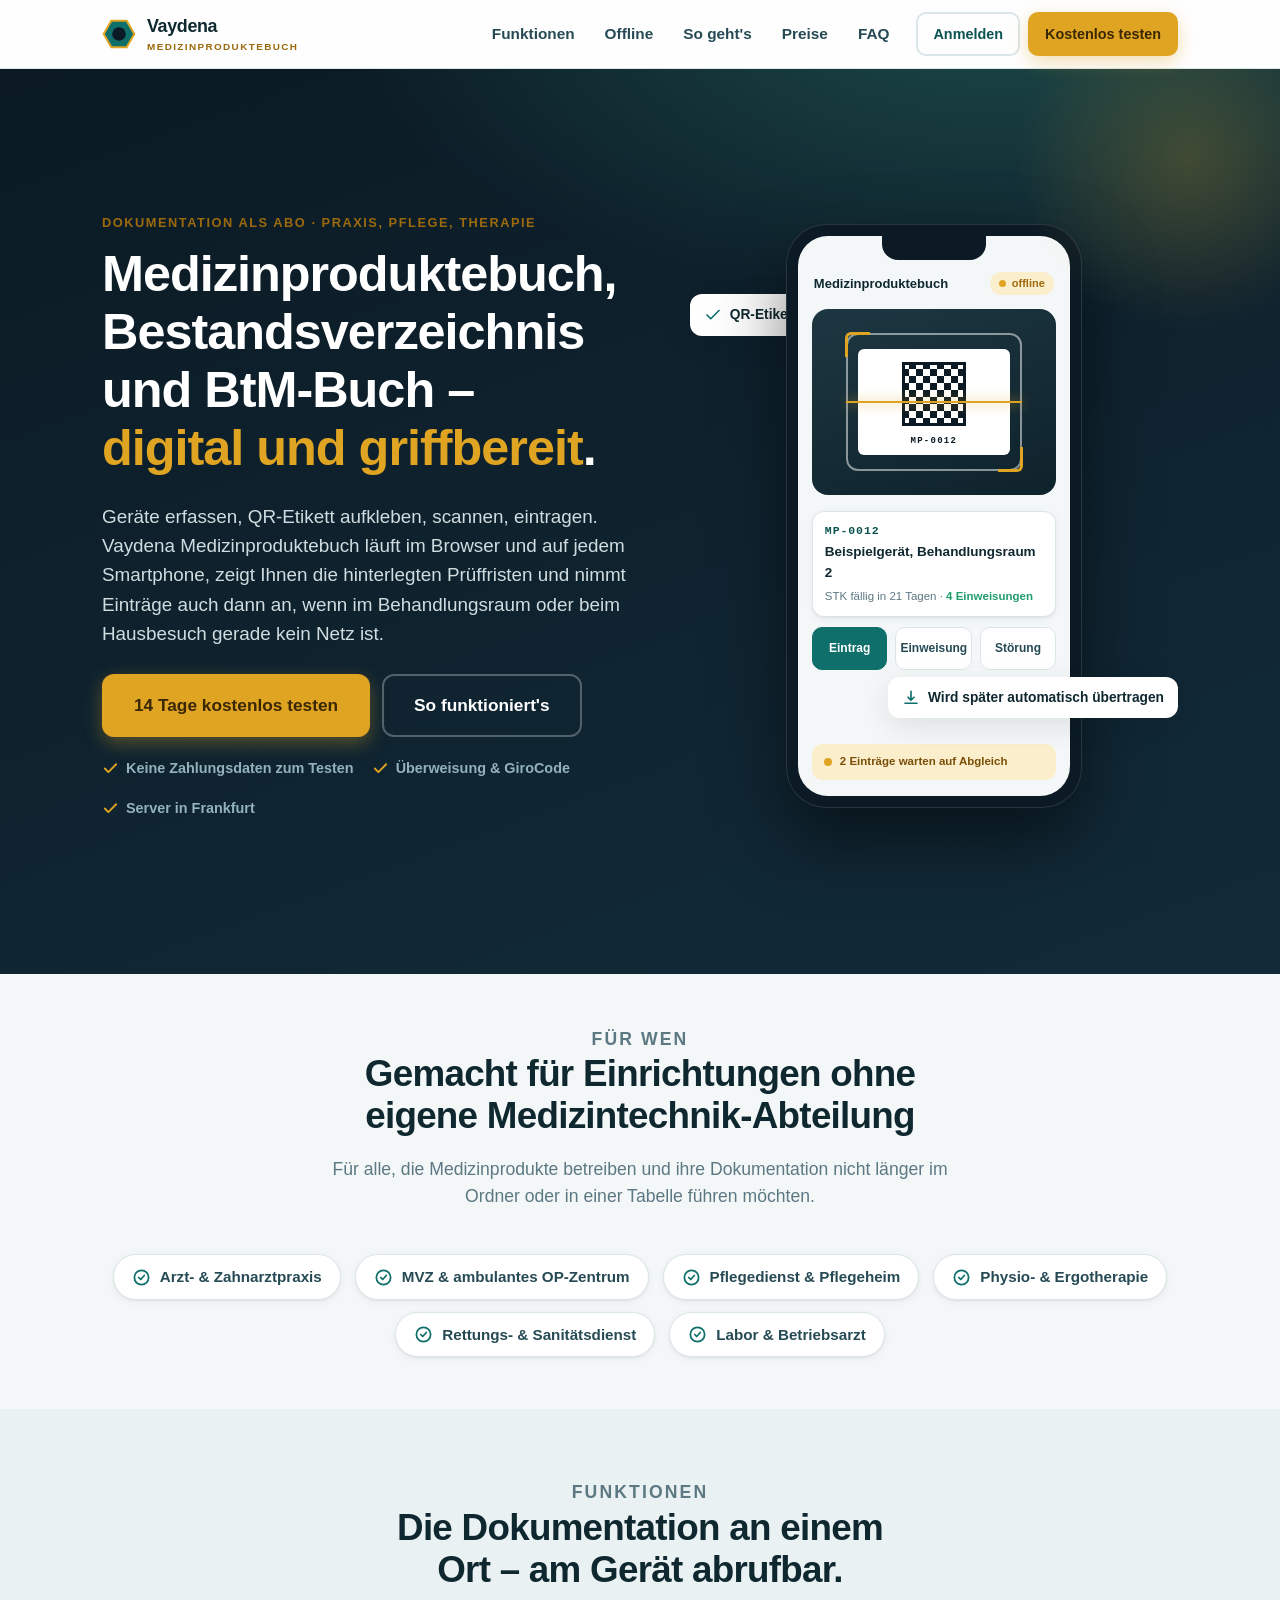
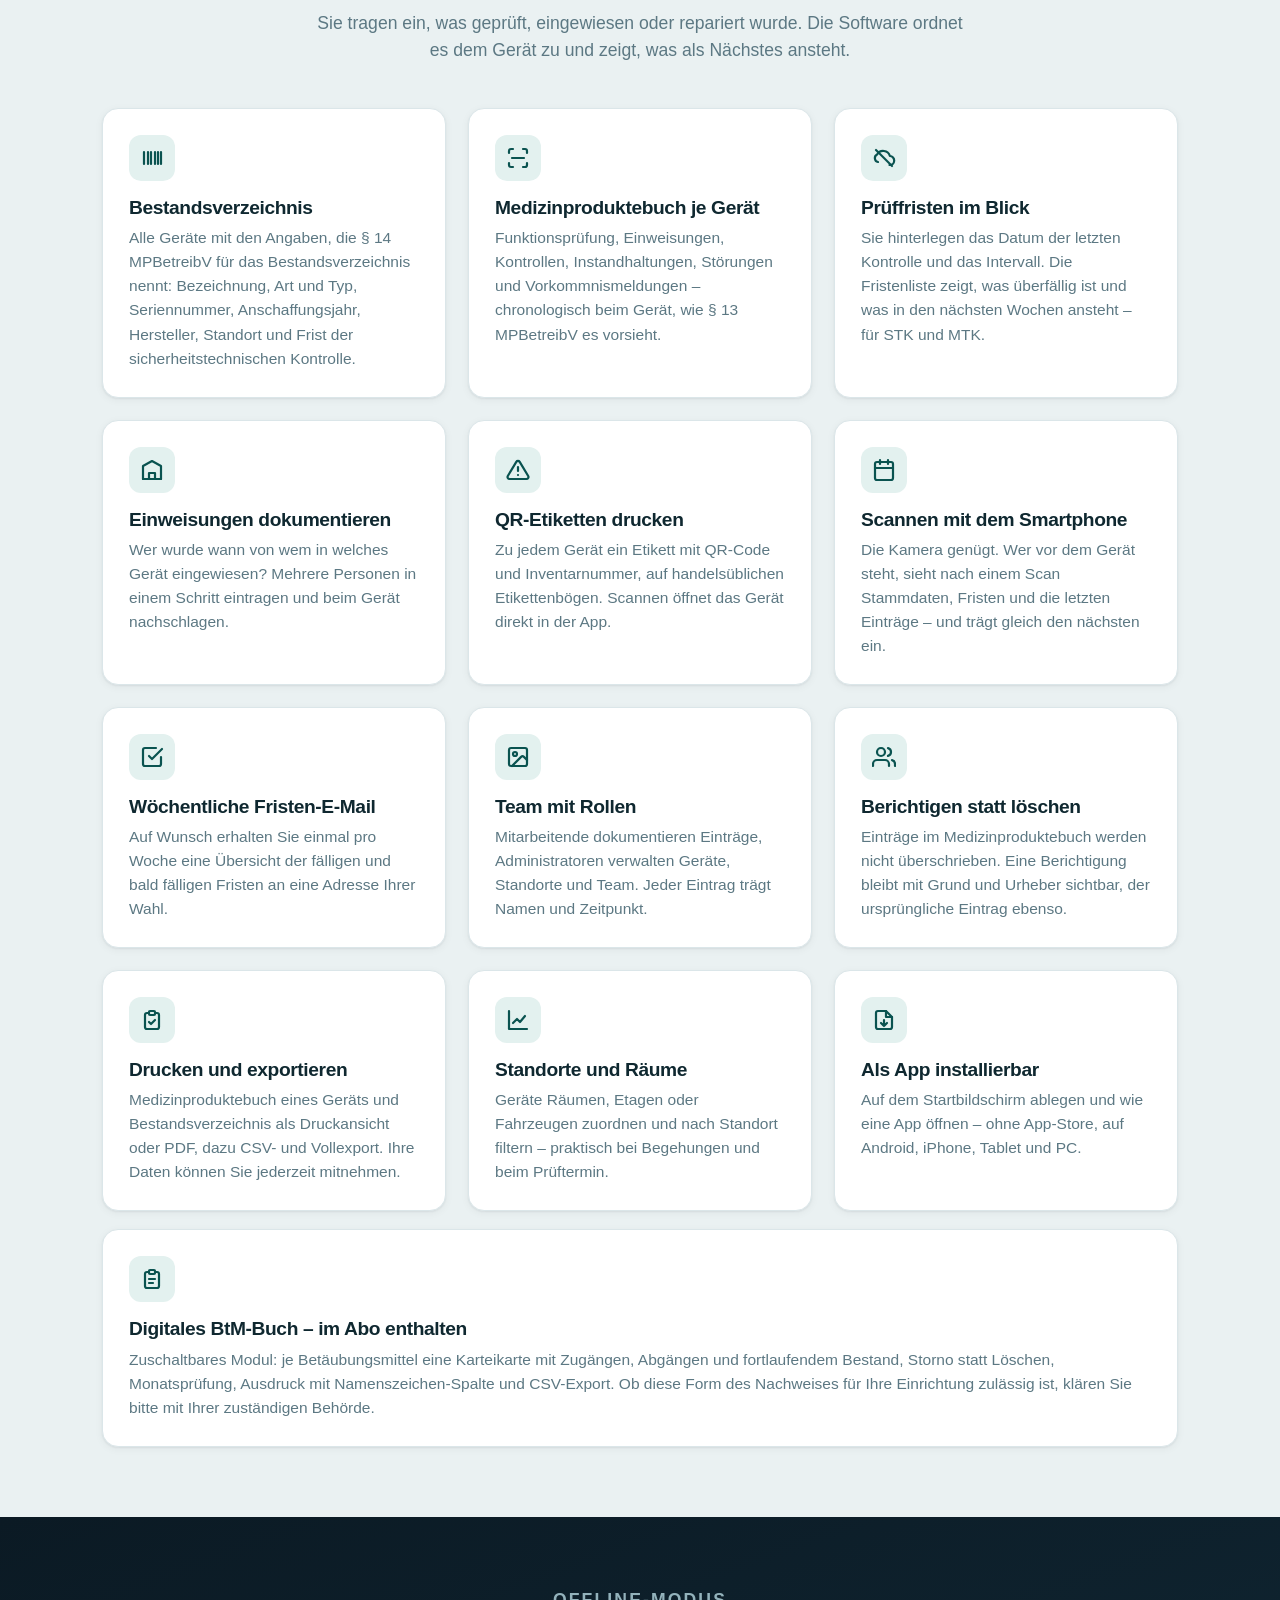
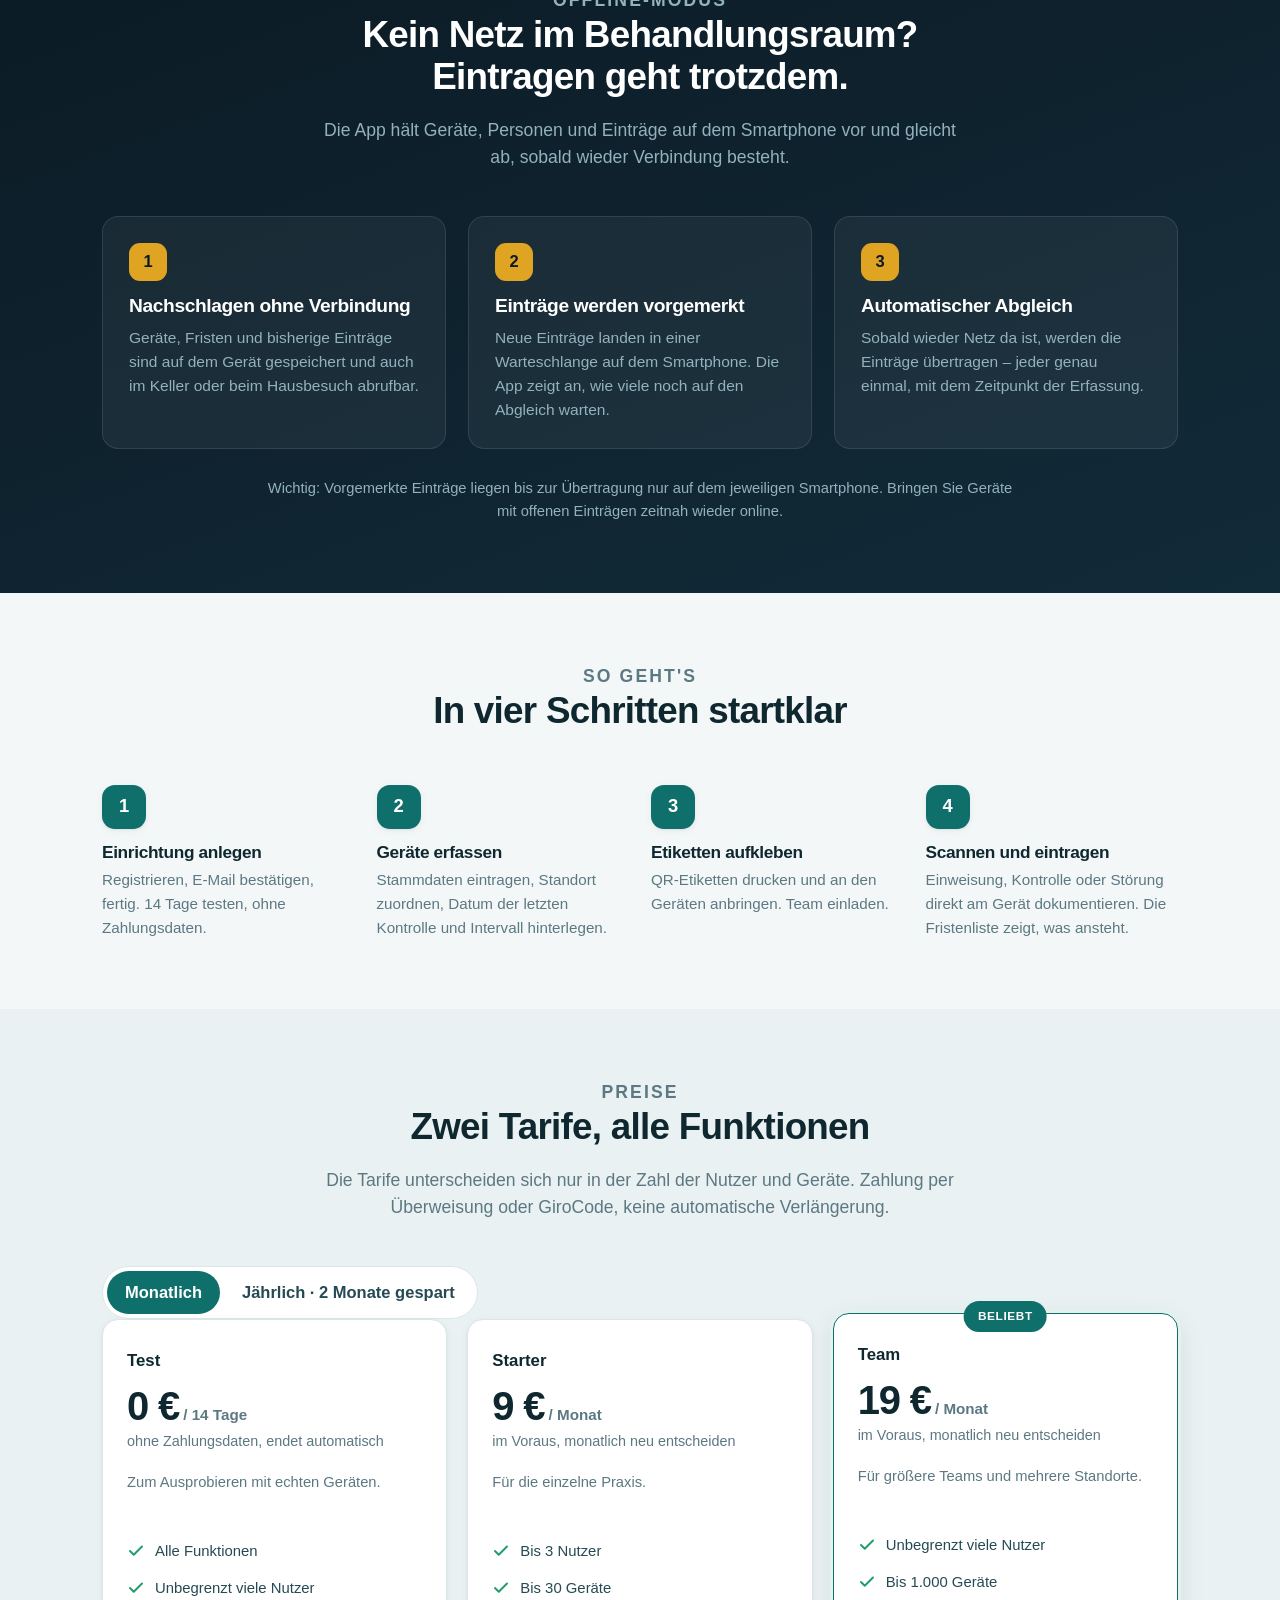
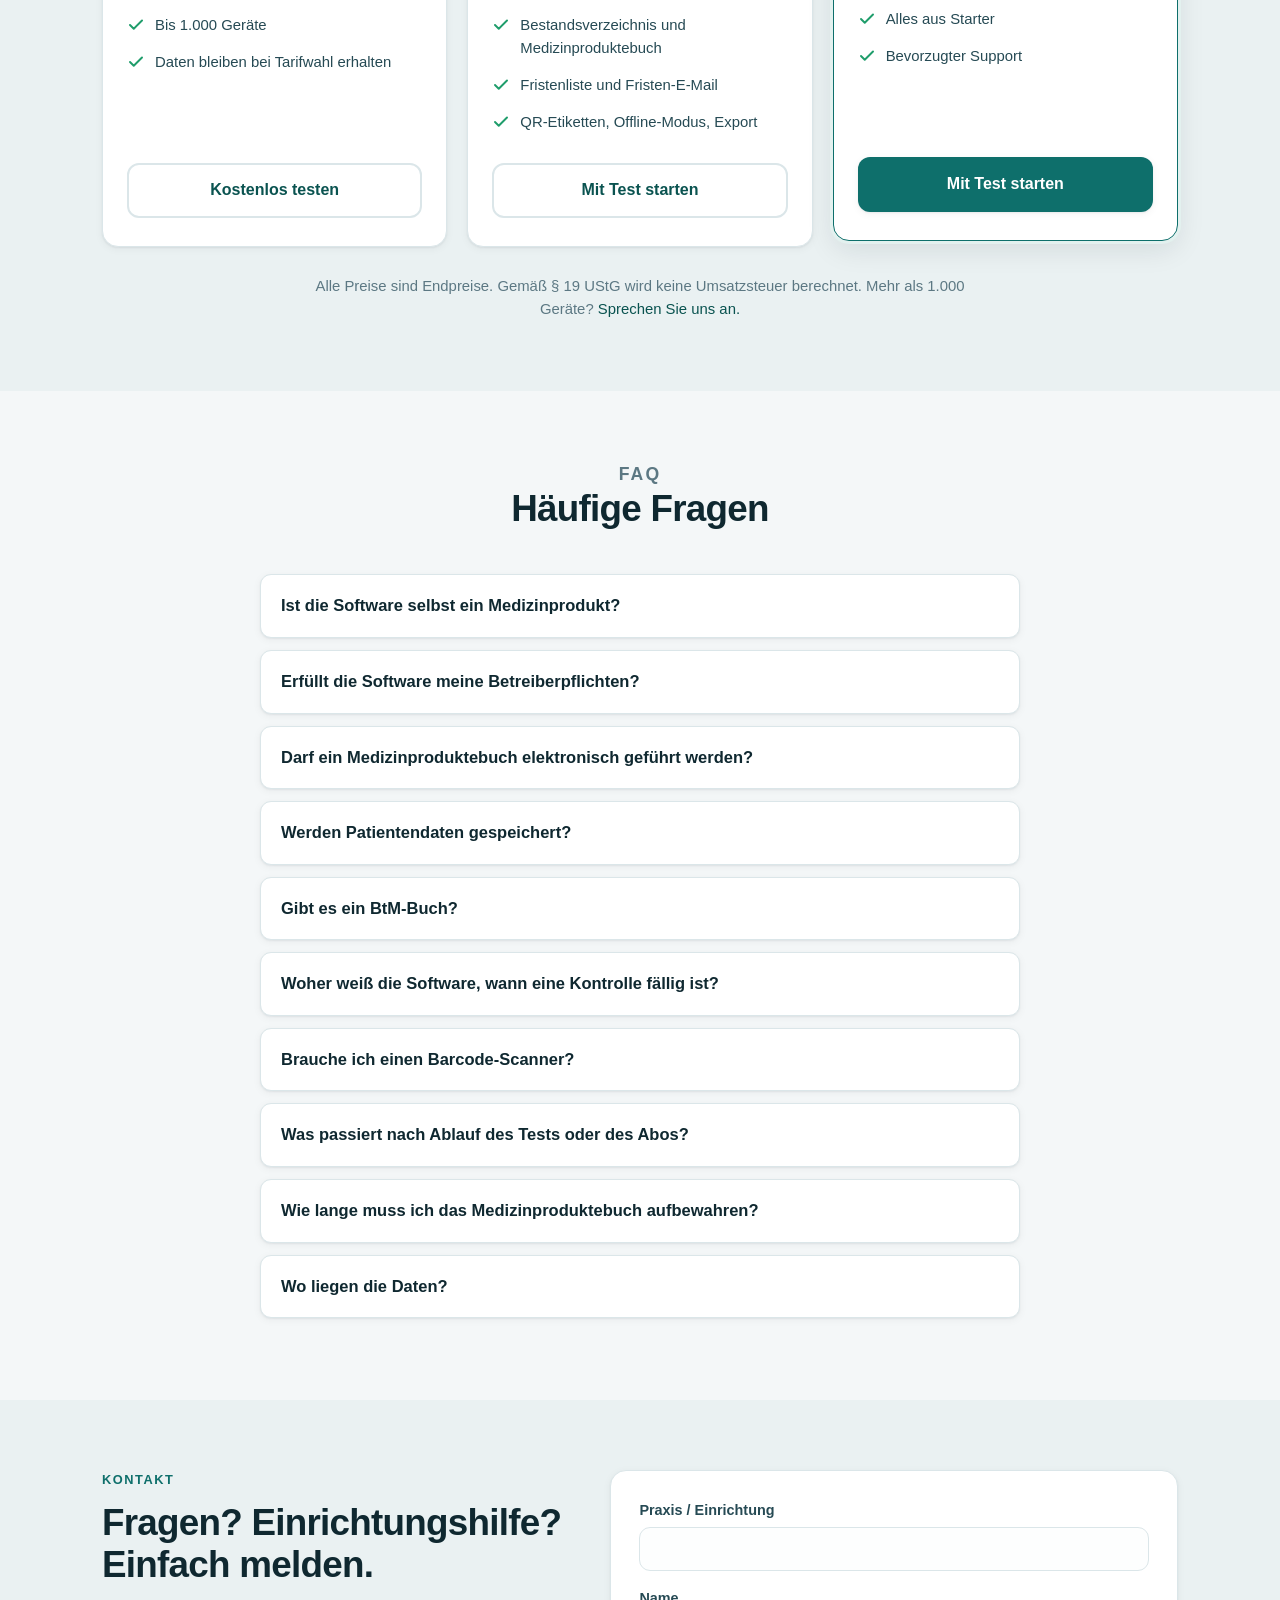
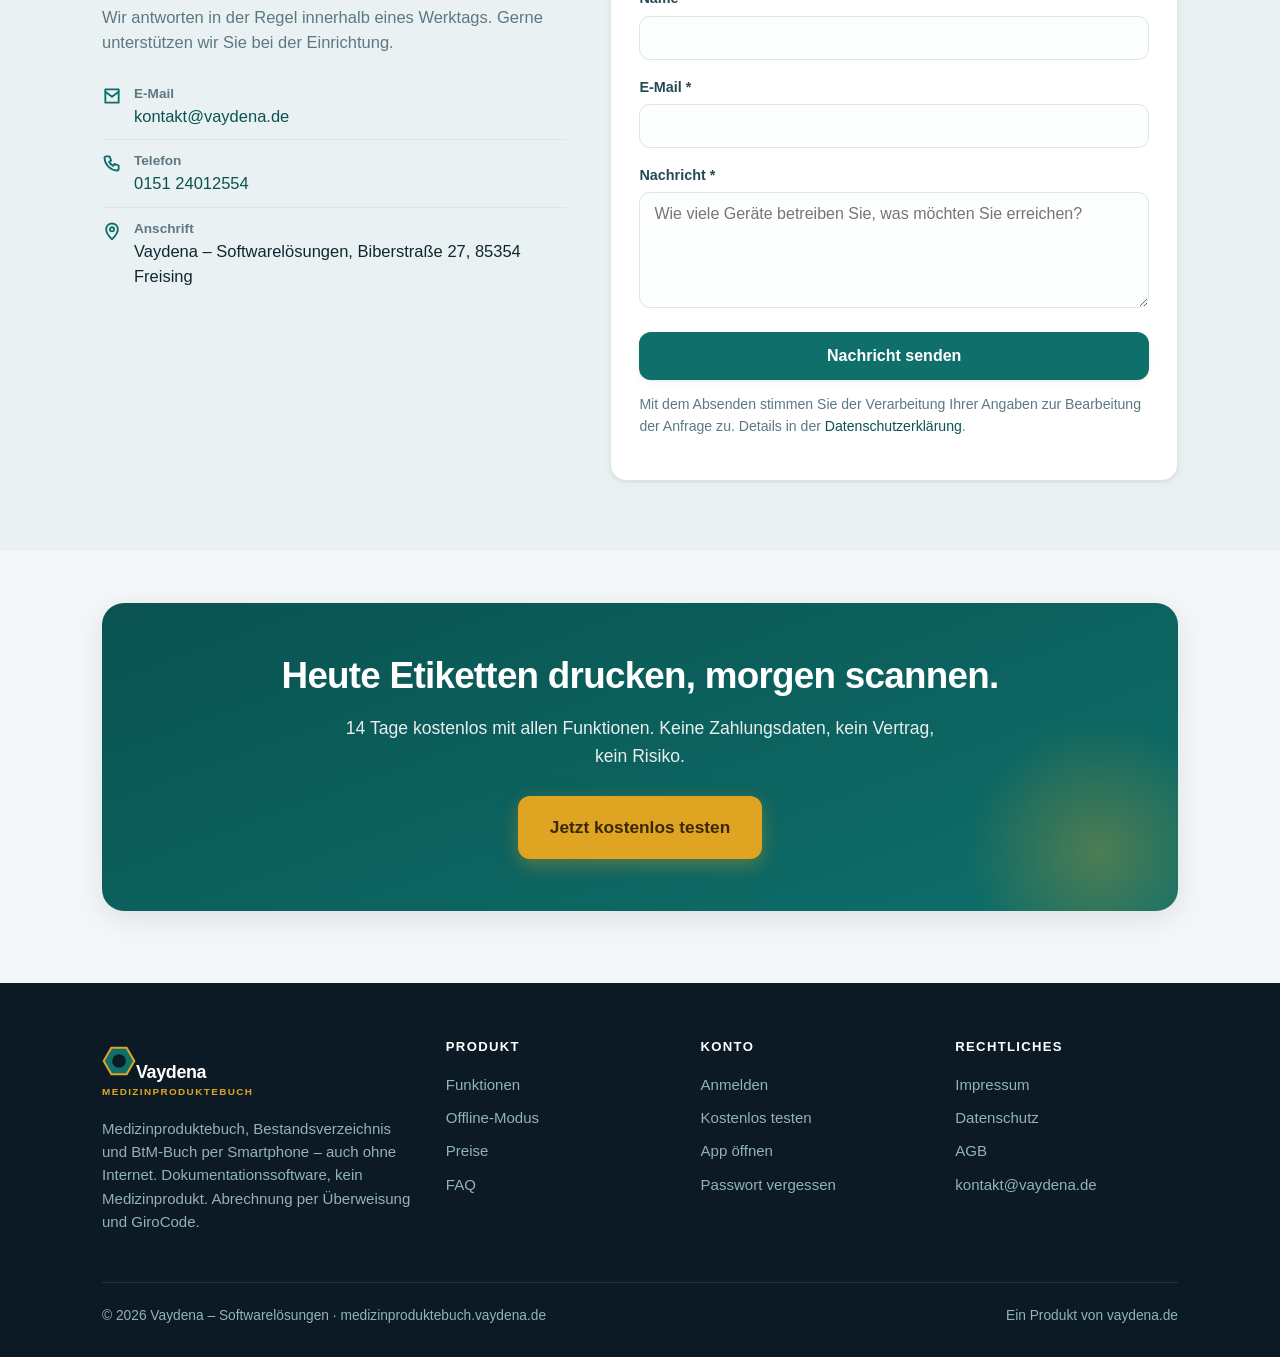
<file: index.html>
<!doctype html>
<html lang="de">
<head>
<meta charset="utf-8">
<meta name="viewport" content="width=device-width,initial-scale=1">
<title>Vaydena Medizinproduktebuch – Medizinproduktebuch und Bestandsverzeichnis digital führen</title>
<meta name="description" content="Medizinproduktebuch, Bestandsverzeichnis und digitales BtM-Buch als Abo für Praxen, Pflegedienste und kleine Einrichtungen: Geräte erfassen, Prüffristen (STK/MTK) im Blick behalten, Einweisungen dokumentieren, QR-Etiketten drucken – auch ohne Internet. Dokumentationssoftware, kein Medizinprodukt. 14 Tage kostenlos testen.">
<link rel="canonical" href="https://medizinproduktebuch.vaydena.de/">
<meta property="og:type" content="website">
<meta property="og:title" content="Vaydena Medizinproduktebuch – Geräte, Prüffristen und Einweisungen dokumentieren">
<meta property="og:description" content="Bestandsverzeichnis und Medizinproduktebuch per Smartphone führen, QR-Etiketten drucken, offline dokumentieren. Ab 9 € im Monat, Zahlung per Überweisung oder GiroCode.">
<meta property="og:url" content="https://medizinproduktebuch.vaydena.de/">
<meta property="og:image" content="https://medizinproduktebuch.vaydena.de/assets/icons/icon-512.png">
<meta name="theme-color" content="#0b1a24">
<link rel="icon" href="assets/icons/favicon-32.png" sizes="32x32">
<link rel="apple-touch-icon" href="assets/icons/apple-touch-icon.png">
<link rel="stylesheet" href="assets/app.css?v=20261002c">
<style>
  /* Hero-Visual: Smartphone mit Scanner */
  .ph-qr{width:74px;height:74px;border-radius:4px;background:conic-gradient(#0b1a24 25%,#fff 0 50%,#0b1a24 0 75%,#fff 0) 0 0/14px 14px;border:5px solid #fff;outline:3px solid #0b1a24;outline-offset:-8px}
  .hero-visual{position:relative;display:flex;justify-content:center;align-items:center;min-height:560px}
  .phone{width:296px;background:#0b1a24;border-radius:40px;padding:12px;position:relative;
    box-shadow:0 34px 70px rgba(0,0,0,.5),0 0 0 1px rgba(255,255,255,.12) inset}
  .phone::before{content:"";position:absolute;top:12px;left:50%;transform:translateX(-50%);width:104px;height:24px;background:#0b1a24;border-radius:0 0 16px 16px;z-index:2}
  .phone-screen{background:#f4f7f8;border-radius:30px;overflow:hidden;min-height:560px;display:flex;flex-direction:column;color:var(--ink)}
  .ph-top{display:flex;justify-content:space-between;align-items:center;padding:36px 16px 10px;font-weight:800;font-size:13px}
  .ph-top .st{font-weight:700;font-size:11px;padding:3px 9px;border-radius:999px;background:var(--gold-l);color:var(--gold-d);display:flex;gap:6px;align-items:center}
  .ph-top .st i{width:7px;height:7px;border-radius:50%;background:var(--gold);display:inline-block}
  .ph-cam{margin:4px 14px;background:linear-gradient(160deg,#1d3742,#0e222b);border-radius:16px;height:186px;position:relative;overflow:hidden;display:grid;place-items:center}
  .ph-frame{position:absolute;inset:24px 34px;border:2px solid rgba(255,255,255,.5);border-radius:12px}
  .ph-frame::before,.ph-frame::after{content:"";position:absolute;width:22px;height:22px;border:3px solid var(--gold)}
  .ph-frame::before{top:-3px;left:-3px;border-right:0;border-bottom:0;border-radius:6px 0 0 0}
  .ph-frame::after{bottom:-3px;right:-3px;border-left:0;border-top:0;border-radius:0 0 6px 0}
  .ph-code{width:152px;background:#fff;border-radius:6px;padding:8px 10px 6px;display:flex;flex-direction:column;align-items:center;gap:4px;position:relative}
  .ph-bars{width:100%;height:38px;background:repeating-linear-gradient(90deg,#0b1a24 0 2px,#fff 2px 3px,#0b1a24 3px 4px,#fff 4px 7px,#0b1a24 7px 10px,#fff 10px 11px,#0b1a24 11px 12px,#fff 12px 15px,#0b1a24 15px 17px,#fff 17px 18px)}
  .ph-code small{font-size:9px;letter-spacing:.14em;color:#0b1a24;font-weight:700;font-family:ui-monospace,Menlo,Consolas,monospace}
  .ph-laser{position:absolute;left:34px;right:34px;height:2px;background:var(--gold);box-shadow:0 0 12px var(--gold);animation:laser 2.4s ease-in-out infinite}
  @keyframes laser{0%,100%{top:40px}50%{top:146px}}
  .ph-hit{margin:12px 14px 0;background:#fff;border:1px solid var(--line);border-radius:12px;padding:10px 12px;box-shadow:var(--shadow-s);font-size:13px}
  .ph-hit b{display:block;font-size:11.5px;color:var(--primary-d);letter-spacing:.08em;font-family:ui-monospace,Menlo,Consolas,monospace}
  .ph-hit span{display:block;font-weight:700;font-size:13.5px;margin:2px 0}
  .ph-hit small{color:var(--muted);font-size:11.5px}
  .ph-hit small em{color:var(--ok);font-style:normal;font-weight:800}
  .ph-qty{display:flex;align-items:center;gap:8px;margin:10px 14px 0;font-size:12px;font-weight:700;color:var(--ink-2)}
  .ph-qty span{flex:1;background:#fff;border:1px solid var(--line);border-radius:10px;padding:9px 12px;text-align:center;font-size:15px;font-family:ui-monospace,Menlo,Consolas,monospace}
  .ph-qty b{width:36px;height:36px;border-radius:10px;background:#fff;border:1px solid var(--line);display:grid;place-items:center;font-size:18px}
  .ph-actions{display:grid;grid-template-columns:1fr 1fr 1fr;gap:8px;margin:10px 14px 0}
  .ph-actions span{display:block;text-align:center;padding:11px 4px;border-radius:10px;font-weight:800;font-size:12px;background:#fff;border:1px solid var(--line);color:var(--ink-2)}
  .ph-actions span.in{background:var(--primary);color:#fff;border-color:var(--primary)}
  .ph-queue{margin:auto 14px 16px;display:flex;align-items:center;gap:8px;font-size:11.5px;color:#7a4f06;background:var(--gold-l);border-radius:10px;padding:9px 12px;font-weight:700}
  .ph-queue i{width:8px;height:8px;border-radius:50%;background:var(--gold);display:inline-block;animation:pulse 1.4s infinite}
  @keyframes pulse{50%{opacity:.3}}
  .hero-visual .tag{position:absolute;background:#fff;color:var(--ink);border-radius:12px;padding:10px 14px;font-weight:700;font-size:.86rem;box-shadow:var(--shadow-m);display:flex;gap:8px;align-items:center;white-space:nowrap}
  .hero-visual .tag svg{width:18px;height:18px;color:var(--primary);flex:0 0 auto}
  .tag.t1{left:0;top:70px}.tag.t2{right:0;bottom:90px}
  @media (max-width:1000px){.hero-visual .tag{display:none}}
  @media (max-width:900px){.hero-visual{min-height:0}.phone{width:270px}.phone-screen{min-height:520px}}

  /* Offline-Erklärung */
  .ofx{background:rgba(255,255,255,.05);border:1px solid rgba(255,255,255,.1);border-radius:var(--radius);padding:26px}
  .ofx .k{display:inline-grid;place-items:center;width:38px;height:38px;border-radius:11px;background:var(--gold);color:var(--navy);font-weight:800;margin-bottom:14px}
  .ofx h3{color:#fff}
  .ofx p{color:var(--navy-muted);margin:0;font-size:.97rem}
  .technote{margin:28px auto 0;text-align:center;color:var(--navy-muted);font-size:.92rem;max-width:52em}

  /* Preise */
  .ptoggle-wrap{text-align:center;margin-bottom:34px}
  .ptoggle{display:inline-flex;background:var(--surface);border:1px solid var(--line);border-radius:999px;padding:4px;gap:4px}
  .ptoggle button{border:0;background:none;padding:9px 18px;border-radius:999px;font:inherit;font-weight:700;color:var(--ink-2);cursor:pointer;display:flex;align-items:center;gap:8px}
  .ptoggle button.on{background:var(--primary);color:#fff}
  .ptoggle .save{font-size:.72rem;background:var(--gold-l);color:var(--gold-d);padding:2px 8px;border-radius:999px}
  .ptoggle button.on .save{background:var(--gold);color:var(--navy)}
  .pricenote{max-width:46em;margin:28px auto 0;text-align:center;color:var(--muted);font-size:.93rem}

  /* Kontakt */
  .contact{display:grid;grid-template-columns:.9fr 1.1fr;gap:44px;align-items:start}
  .contact .card{background:var(--surface);border:1px solid var(--line);border-radius:var(--radius);padding:28px;box-shadow:var(--shadow-s)}
  .contact .kv{display:flex;gap:12px;align-items:flex-start;padding:10px 0;border-bottom:1px solid var(--line)}
  .contact .kv:last-child{border-bottom:0}
  .contact .kv svg{width:20px;height:20px;color:var(--primary);flex:0 0 auto;margin-top:3px}
  .contact .kv b{display:block;font-size:.85rem;color:var(--muted);font-weight:600}
  .hp{position:absolute;left:-9999px;top:-9999px;height:0;width:0;opacity:0}
  @media (max-width:900px){.contact{grid-template-columns:1fr}}
</style>
<script type="application/ld+json">
{"@context":"https://schema.org","@type":"SoftwareApplication","name":"Vaydena Medizinproduktebuch","applicationCategory":"BusinessApplication","operatingSystem":"Web, Android, iOS","url":"https://medizinproduktebuch.vaydena.de/","description":"Dokumentationssoftware für Bestandsverzeichnis und Medizinproduktebuch: Geräte, Prüffristen, Einweisungen, QR-Etiketten, Offline-Modus. Kein Medizinprodukt.","offers":[{"@type":"Offer","name":"Starter","price":"9.00","priceCurrency":"EUR"},{"@type":"Offer","name":"Team","price":"19.00","priceCurrency":"EUR"}],"provider":{"@type":"Organization","name":"Vaydena – Softwarelösungen","url":"https://vaydena.de"}}
</script>
</head>
<body>

<header class="site"><div class="wrap">
  <div class="nav">
    <a class="brand" href="index.html" aria-label="Vaydena Medizinproduktebuch – Startseite">
      <svg class="logo" viewBox="0 0 40 40" aria-hidden="true"><path d="M38 20 29 35.6H11L2 20 11 4.4h18z" fill="#0e6f6b"/><circle cx="20" cy="20" r="8" fill="#0b1a24"/><path d="M38 20 29 35.6H11L2 20 11 4.4h18z" fill="none" stroke="#e0a423" stroke-width="2.4"/></svg>
      <span>Vaydena<small>Medizinproduktebuch</small></span>
    </a>
    <div class="spacer"></div>
    <nav class="nav-links" aria-label="Hauptnavigation">
      <a href="#funktionen">Funktionen</a>
      <a href="#offline">Offline</a>
      <a href="#ablauf">So geht's</a>
      <a href="#preise">Preise</a>
      <a href="#faq">FAQ</a>
    </nav>
    <div class="nav-cta">
      <a class="btn ghost sm" href="anmelden.html">Anmelden</a>
      <a class="btn gold sm" href="registrieren.html">Kostenlos testen</a>
    </div>
    <button class="nav-toggle" aria-label="Menü öffnen"><svg viewBox="0 0 24 24" fill="none" stroke="currentColor" stroke-width="2.2" stroke-linecap="round"><path d="M4 7h16M4 12h16M4 17h16"/></svg></button>
  </div>
  <div class="mobile-menu">
    <a href="#funktionen">Funktionen</a>
    <a href="#offline">Offline-Modus</a>
    <a href="#ablauf">So funktioniert's</a>
    <a href="#preise">Preise</a>
    <a href="#faq">FAQ</a>
    <a href="anmelden.html">Anmelden</a>
    <a href="registrieren.html">Kostenlos testen</a>
  </div>
</div></header>

<section class="hero">
  <div class="wrap">
    <div>
      <p class="eyebrow gold">Dokumentation als Abo · Praxis, Pflege, Therapie</p>
      <h1>Medizinproduktebuch, Bestandsverzeichnis und BtM-Buch – <span class="hl">digital und griffbereit</span>.</h1>
      <p class="lead">Geräte erfassen, QR-Etikett aufkleben, scannen, eintragen. Vaydena Medizinproduktebuch läuft im Browser und auf jedem Smartphone, zeigt Ihnen die hinterlegten Prüffristen und nimmt Einträge auch dann an, wenn im Behandlungsraum oder beim Hausbesuch gerade kein Netz ist.</p>
      <div class="cta-row">
        <a class="btn gold lg" href="registrieren.html">14 Tage kostenlos testen</a>
        <a class="btn ghost on-navy lg" href="#ablauf">So funktioniert's</a>
      </div>
      <div class="trustline">
        <span><svg viewBox="0 0 24 24" fill="none" stroke="currentColor" stroke-width="2.6" stroke-linecap="round" stroke-linejoin="round"><path d="M20 6 9 17l-5-5"/></svg>Keine Zahlungsdaten zum Testen</span>
        <span><svg viewBox="0 0 24 24" fill="none" stroke="currentColor" stroke-width="2.6" stroke-linecap="round" stroke-linejoin="round"><path d="M20 6 9 17l-5-5"/></svg>Überweisung &amp; GiroCode</span>
        <span><svg viewBox="0 0 24 24" fill="none" stroke="currentColor" stroke-width="2.6" stroke-linecap="round" stroke-linejoin="round"><path d="M20 6 9 17l-5-5"/></svg>Server in Frankfurt</span>
      </div>
    </div>
    <div class="hero-visual" aria-hidden="true">
      <div class="tag t1"><svg viewBox="0 0 24 24" fill="none" stroke="currentColor" stroke-width="2.2" stroke-linecap="round" stroke-linejoin="round"><path d="M20 6 9 17l-5-5"/></svg>QR-Etikett selbst gedruckt</div>
      <div class="phone"><div class="phone-screen">
        <div class="ph-top"><span>Medizinproduktebuch</span><span class="st"><i></i>offline</span></div>
        <div class="ph-cam">
          <div class="ph-frame"></div>
          <div class="ph-code"><div class="ph-qr"></div><small>MP-0012</small></div>
          <div class="ph-laser"></div>
        </div>
        <div class="ph-hit"><b>MP-0012</b><span>Beispielgerät, Behandlungsraum 2</span><small>STK fällig in 21 Tagen · <em>4 Einweisungen</em></small></div>
        <div class="ph-actions"><span class="in">Eintrag</span><span>Einweisung</span><span>Störung</span></div>
        <div class="ph-queue"><i></i>2 Einträge warten auf Abgleich</div>
      </div></div>
      <div class="tag t2"><svg viewBox="0 0 24 24" fill="none" stroke="currentColor" stroke-width="2.2" stroke-linecap="round" stroke-linejoin="round"><path d="M12 3v12M8 11l4 4 4-4M4 19h16"/></svg>Wird später automatisch übertragen</div>
    </div>
  </div>
</section>

<section class="tight">
  <div class="wrap">
    <div class="sec-head"><p class="eyebrow">Für wen</p><h2>Gemacht für Einrichtungen ohne eigene Medizintechnik-Abteilung</h2><p>Für alle, die Medizinprodukte betreiben und ihre Dokumentation nicht länger im Ordner oder in einer Tabelle führen möchten.</p></div>
    <div class="audience">
      <div class="chip"><svg viewBox="0 0 24 24" fill="none" stroke="currentColor" stroke-width="2.2" stroke-linecap="round" stroke-linejoin="round"><circle cx="12" cy="12" r="9"/><path d="m8.5 12 2.5 2.5 4.5-5"/></svg>Arzt- &amp; Zahnarztpraxis</div>
      <div class="chip"><svg viewBox="0 0 24 24" fill="none" stroke="currentColor" stroke-width="2.2" stroke-linecap="round" stroke-linejoin="round"><circle cx="12" cy="12" r="9"/><path d="m8.5 12 2.5 2.5 4.5-5"/></svg>MVZ &amp; ambulantes OP-Zentrum</div>
      <div class="chip"><svg viewBox="0 0 24 24" fill="none" stroke="currentColor" stroke-width="2.2" stroke-linecap="round" stroke-linejoin="round"><circle cx="12" cy="12" r="9"/><path d="m8.5 12 2.5 2.5 4.5-5"/></svg>Pflegedienst &amp; Pflegeheim</div>
      <div class="chip"><svg viewBox="0 0 24 24" fill="none" stroke="currentColor" stroke-width="2.2" stroke-linecap="round" stroke-linejoin="round"><circle cx="12" cy="12" r="9"/><path d="m8.5 12 2.5 2.5 4.5-5"/></svg>Physio- &amp; Ergotherapie</div>
      <div class="chip"><svg viewBox="0 0 24 24" fill="none" stroke="currentColor" stroke-width="2.2" stroke-linecap="round" stroke-linejoin="round"><circle cx="12" cy="12" r="9"/><path d="m8.5 12 2.5 2.5 4.5-5"/></svg>Rettungs- &amp; Sanitätsdienst</div>
      <div class="chip"><svg viewBox="0 0 24 24" fill="none" stroke="currentColor" stroke-width="2.2" stroke-linecap="round" stroke-linejoin="round"><circle cx="12" cy="12" r="9"/><path d="m8.5 12 2.5 2.5 4.5-5"/></svg>Labor &amp; Betriebsarzt</div>
    </div>
  </div>
</section>

<section id="funktionen" class="alt">
  <div class="wrap">
    <div class="sec-head"><p class="eyebrow">Funktionen</p><h2>Die Dokumentation an einem Ort – am Gerät abrufbar.</h2><p>Sie tragen ein, was geprüft, eingewiesen oder repariert wurde. Die Software ordnet es dem Gerät zu und zeigt, was als Nächstes ansteht.</p></div>
    <div class="grid g3">
      <div class="feature"><div class="ic"><svg viewBox="0 0 24 24" fill="none" stroke="currentColor" stroke-width="2.2" stroke-linecap="round"><path d="M4 6v12M8 6v12M11 6v12M15 6v12M18 6v12M21 6v12"/></svg></div><h3>Bestandsverzeichnis</h3><p>Alle Geräte mit den Angaben, die § 14 MPBetreibV für das Bestandsverzeichnis nennt: Bezeichnung, Art und Typ, Seriennummer, Anschaffungsjahr, Hersteller, Standort und Frist der sicherheitstechnischen Kontrolle.</p></div>
      <div class="feature"><div class="ic"><svg viewBox="0 0 24 24" fill="none" stroke="currentColor" stroke-width="2.2" stroke-linecap="round" stroke-linejoin="round"><path d="M3 7V5a2 2 0 0 1 2-2h2M17 3h2a2 2 0 0 1 2 2v2M21 17v2a2 2 0 0 1-2 2h-2M7 21H5a2 2 0 0 1-2-2v-2M6 12h12"/></svg></div><h3>Medizinproduktebuch je Gerät</h3><p>Funktionsprüfung, Einweisungen, Kontrollen, Instandhaltungen, Störungen und Vorkommnismeldungen – chronologisch beim Gerät, wie § 13 MPBetreibV es vorsieht.</p></div>
      <div class="feature"><div class="ic"><svg viewBox="0 0 24 24" fill="none" stroke="currentColor" stroke-width="2.2" stroke-linecap="round" stroke-linejoin="round"><path d="M17.5 19a4.5 4.5 0 0 0 .4-9A7 7 0 0 0 5.1 8.5 4 4 0 0 0 6 16"/><path d="m4 4 16 16"/></svg></div><h3>Prüffristen im Blick</h3><p>Sie hinterlegen das Datum der letzten Kontrolle und das Intervall. Die Fristenliste zeigt, was überfällig ist und was in den nächsten Wochen ansteht – für STK und MTK.</p></div>
      <div class="feature"><div class="ic"><svg viewBox="0 0 24 24" fill="none" stroke="currentColor" stroke-width="2.2" stroke-linecap="round" stroke-linejoin="round"><path d="M3 21V8l9-5 9 5v13"/><path d="M9 21v-6h6v6M3 21h18"/></svg></div><h3>Einweisungen dokumentieren</h3><p>Wer wurde wann von wem in welches Gerät eingewiesen? Mehrere Personen in einem Schritt eintragen und beim Gerät nachschlagen.</p></div>
      <div class="feature"><div class="ic"><svg viewBox="0 0 24 24" fill="none" stroke="currentColor" stroke-width="2.2" stroke-linecap="round" stroke-linejoin="round"><path d="M12 9v4M12 17h.01"/><path d="M10.3 3.9 1.8 18a2 2 0 0 0 1.7 3h17a2 2 0 0 0 1.7-3L13.7 3.9a2 2 0 0 0-3.4 0Z"/></svg></div><h3>QR-Etiketten drucken</h3><p>Zu jedem Gerät ein Etikett mit QR-Code und Inventarnummer, auf handelsüblichen Etikettenbögen. Scannen öffnet das Gerät direkt in der App.</p></div>
      <div class="feature"><div class="ic"><svg viewBox="0 0 24 24" fill="none" stroke="currentColor" stroke-width="2.2" stroke-linecap="round" stroke-linejoin="round"><rect x="3" y="4" width="18" height="18" rx="2"/><path d="M16 2v4M8 2v4M3 10h18"/></svg></div><h3>Scannen mit dem Smartphone</h3><p>Die Kamera genügt. Wer vor dem Gerät steht, sieht nach einem Scan Stammdaten, Fristen und die letzten Einträge – und trägt gleich den nächsten ein.</p></div>
      <div class="feature"><div class="ic"><svg viewBox="0 0 24 24" fill="none" stroke="currentColor" stroke-width="2.2" stroke-linecap="round" stroke-linejoin="round"><path d="M9 11l3 3L22 4"/><path d="M21 12v7a2 2 0 0 1-2 2H5a2 2 0 0 1-2-2V5a2 2 0 0 1 2-2h11"/></svg></div><h3>Wöchentliche Fristen-E-Mail</h3><p>Auf Wunsch erhalten Sie einmal pro Woche eine Übersicht der fälligen und bald fälligen Fristen an eine Adresse Ihrer Wahl.</p></div>
      <div class="feature"><div class="ic"><svg viewBox="0 0 24 24" fill="none" stroke="currentColor" stroke-width="2.2" stroke-linecap="round" stroke-linejoin="round"><rect x="3" y="3" width="18" height="18" rx="2"/><circle cx="9" cy="9" r="2"/><path d="m21 15-3.1-3.1a2 2 0 0 0-2.8 0L6 21"/></svg></div><h3>Team mit Rollen</h3><p>Mitarbeitende dokumentieren Einträge, Administratoren verwalten Geräte, Standorte und Team. Jeder Eintrag trägt Namen und Zeitpunkt.</p></div>
      <div class="feature"><div class="ic"><svg viewBox="0 0 24 24" fill="none" stroke="currentColor" stroke-width="2.2" stroke-linecap="round" stroke-linejoin="round"><path d="M17 21v-2a4 4 0 0 0-4-4H5a4 4 0 0 0-4 4v2"/><circle cx="9" cy="7" r="4"/><path d="M23 21v-2a4 4 0 0 0-3-3.87M16 3.13a4 4 0 0 1 0 7.75"/></svg></div><h3>Berichtigen statt löschen</h3><p>Einträge im Medizinproduktebuch werden nicht überschrieben. Eine Berichtigung bleibt mit Grund und Urheber sichtbar, der ursprüngliche Eintrag ebenso.</p></div>
      <div class="feature"><div class="ic"><svg viewBox="0 0 24 24" fill="none" stroke="currentColor" stroke-width="2.2" stroke-linecap="round" stroke-linejoin="round"><path d="M9 5H7a2 2 0 0 0-2 2v12a2 2 0 0 0 2 2h10a2 2 0 0 0 2-2V7a2 2 0 0 0-2-2h-2"/><rect x="9" y="3" width="6" height="4" rx="1"/><path d="m9 14 2 2 4-4"/></svg></div><h3>Drucken und exportieren</h3><p>Medizinproduktebuch eines Geräts und Bestandsverzeichnis als Druckansicht oder PDF, dazu CSV- und Vollexport. Ihre Daten können Sie jederzeit mitnehmen.</p></div>
      <div class="feature"><div class="ic"><svg viewBox="0 0 24 24" fill="none" stroke="currentColor" stroke-width="2.2" stroke-linecap="round" stroke-linejoin="round"><path d="M3 3v18h18"/><path d="m7 15 4-4 3 3 5-6"/></svg></div><h3>Standorte und Räume</h3><p>Geräte Räumen, Etagen oder Fahrzeugen zuordnen und nach Standort filtern – praktisch bei Begehungen und beim Prüftermin.</p></div>
      <div class="feature"><div class="ic"><svg viewBox="0 0 24 24" fill="none" stroke="currentColor" stroke-width="2.2" stroke-linecap="round" stroke-linejoin="round"><path d="M14 3H6a2 2 0 0 0-2 2v14a2 2 0 0 0 2 2h12a2 2 0 0 0 2-2V9z"/><path d="M14 3v6h6M12 18v-6M9 15l3 3 3-3"/></svg></div><h3>Als App installierbar</h3><p>Auf dem Startbildschirm ablegen und wie eine App öffnen – ohne App-Store, auf Android, iPhone, Tablet und PC.</p></div>
    </div>
    <div class="feature" style="margin-top:18px"><div class="ic"><svg viewBox="0 0 24 24" fill="none" stroke="currentColor" stroke-width="2.2" stroke-linecap="round" stroke-linejoin="round"><path d="M9 5H7a2 2 0 0 0-2 2v12a2 2 0 0 0 2 2h10a2 2 0 0 0 2-2V7a2 2 0 0 0-2-2h-2"/><rect x="9" y="3" width="6" height="4" rx="1"/><path d="M9 12h6M9 16h4"/></svg></div><h3>Digitales BtM-Buch – im Abo enthalten</h3><p>Zuschaltbares Modul: je Betäubungsmittel eine Karteikarte mit Zugängen, Abgängen und fortlaufendem Bestand, Storno statt Löschen, Monatsprüfung, Ausdruck mit Namenszeichen-Spalte und CSV-Export. Ob diese Form des Nachweises für Ihre Einrichtung zulässig ist, klären Sie bitte mit Ihrer zuständigen Behörde.</p></div>
  </div>
</section>

<section id="offline" class="navy-sec">
  <div class="wrap">
    <div class="sec-head"><p class="eyebrow gold">Offline-Modus</p><h2>Kein Netz im Behandlungsraum? Eintragen geht trotzdem.</h2><p>Die App hält Geräte, Personen und Einträge auf dem Smartphone vor und gleicht ab, sobald wieder Verbindung besteht.</p></div>
    <div class="grid g3">
      <div class="ofx"><div class="k">1</div><h3>Nachschlagen ohne Verbindung</h3><p>Geräte, Fristen und bisherige Einträge sind auf dem Gerät gespeichert und auch im Keller oder beim Hausbesuch abrufbar.</p></div>
      <div class="ofx"><div class="k">2</div><h3>Einträge werden vorgemerkt</h3><p>Neue Einträge landen in einer Warteschlange auf dem Smartphone. Die App zeigt an, wie viele noch auf den Abgleich warten.</p></div>
      <div class="ofx"><div class="k">3</div><h3>Automatischer Abgleich</h3><p>Sobald wieder Netz da ist, werden die Einträge übertragen – jeder genau einmal, mit dem Zeitpunkt der Erfassung.</p></div>
    </div>
    <p class="technote">Wichtig: Vorgemerkte Einträge liegen bis zur Übertragung nur auf dem jeweiligen Smartphone. Bringen Sie Geräte mit offenen Einträgen zeitnah wieder online.</p>
  </div>
</section>

<section id="ablauf">
  <div class="wrap">
    <div class="sec-head"><p class="eyebrow">So geht's</p><h2>In vier Schritten startklar</h2></div>
    <div class="steps">
      <div class="step"><div class="n">1</div><h3>Einrichtung anlegen</h3><p>Registrieren, E-Mail bestätigen, fertig. 14 Tage testen, ohne Zahlungsdaten.</p></div>
      <div class="step"><div class="n">2</div><h3>Geräte erfassen</h3><p>Stammdaten eintragen, Standort zuordnen, Datum der letzten Kontrolle und Intervall hinterlegen.</p></div>
      <div class="step"><div class="n">3</div><h3>Etiketten aufkleben</h3><p>QR-Etiketten drucken und an den Geräten anbringen. Team einladen.</p></div>
      <div class="step"><div class="n">4</div><h3>Scannen und eintragen</h3><p>Einweisung, Kontrolle oder Störung direkt am Gerät dokumentieren. Die Fristenliste zeigt, was ansteht.</p></div>
    </div>
  </div>
</section>

<section id="preise" class="alt">
  <div class="wrap">
    <div class="sec-head"><p class="eyebrow">Preise</p><h2>Zwei Tarife, alle Funktionen</h2><p>Die Tarife unterscheiden sich nur in der Zahl der Nutzer und Geräte. Zahlung per Überweisung oder GiroCode, keine automatische Verlängerung.</p></div>
    <div class="ptoggle" role="group" aria-label="Abrechnungszeitraum">
      <button type="button" class="on" data-period="m">Monatlich</button>
      <button type="button" data-period="j">Jährlich · 2 Monate gespart</button>
    </div>
    <div class="tiers">
      <div class="tier">
        <div class="tname">Test</div>
        <div class="price">0 €<small> / 14 Tage</small></div>
        <div class="per">ohne Zahlungsdaten, endet automatisch</div>
        <p class="desc">Zum Ausprobieren mit echten Geräten.</p>
        <ul>
          <li><svg viewBox="0 0 24 24" fill="none" stroke="currentColor" stroke-width="2.6" stroke-linecap="round" stroke-linejoin="round"><path d="M20 6 9 17l-5-5"/></svg>Alle Funktionen</li>
          <li><svg viewBox="0 0 24 24" fill="none" stroke="currentColor" stroke-width="2.6" stroke-linecap="round" stroke-linejoin="round"><path d="M20 6 9 17l-5-5"/></svg>Unbegrenzt viele Nutzer</li>
          <li><svg viewBox="0 0 24 24" fill="none" stroke="currentColor" stroke-width="2.6" stroke-linecap="round" stroke-linejoin="round"><path d="M20 6 9 17l-5-5"/></svg>Bis 1.000 Geräte</li>
          <li><svg viewBox="0 0 24 24" fill="none" stroke="currentColor" stroke-width="2.6" stroke-linecap="round" stroke-linejoin="round"><path d="M20 6 9 17l-5-5"/></svg>Daten bleiben bei Tarifwahl erhalten</li>
        </ul>
        <a class="btn ghost block" href="registrieren.html">Kostenlos testen</a>
      </div>
      <div class="tier">
        <div class="tname">Starter</div>
        <div class="price" data-m="9" data-j="90">9 €<small> / Monat</small></div>
        <div class="per" data-per-m="im Voraus, monatlich neu entscheiden" data-per-j="im Voraus, entspricht 7,50 € / Monat">im Voraus, monatlich neu entscheiden</div>
        <p class="desc">Für die einzelne Praxis.</p>
        <ul>
          <li><svg viewBox="0 0 24 24" fill="none" stroke="currentColor" stroke-width="2.6" stroke-linecap="round" stroke-linejoin="round"><path d="M20 6 9 17l-5-5"/></svg>Bis 3 Nutzer</li>
          <li><svg viewBox="0 0 24 24" fill="none" stroke="currentColor" stroke-width="2.6" stroke-linecap="round" stroke-linejoin="round"><path d="M20 6 9 17l-5-5"/></svg>Bis 30 Geräte</li>
          <li><svg viewBox="0 0 24 24" fill="none" stroke="currentColor" stroke-width="2.6" stroke-linecap="round" stroke-linejoin="round"><path d="M20 6 9 17l-5-5"/></svg>Bestandsverzeichnis und Medizinproduktebuch</li>
          <li><svg viewBox="0 0 24 24" fill="none" stroke="currentColor" stroke-width="2.6" stroke-linecap="round" stroke-linejoin="round"><path d="M20 6 9 17l-5-5"/></svg>Fristenliste und Fristen-E-Mail</li>
          <li><svg viewBox="0 0 24 24" fill="none" stroke="currentColor" stroke-width="2.6" stroke-linecap="round" stroke-linejoin="round"><path d="M20 6 9 17l-5-5"/></svg>QR-Etiketten, Offline-Modus, Export</li>
        </ul>
        <a class="btn ghost block" href="registrieren.html">Mit Test starten</a>
      </div>
      <div class="tier pop">
        <div class="badge">Beliebt</div>
        <div class="tname">Team</div>
        <div class="price" data-m="19" data-j="190">19 €<small> / Monat</small></div>
        <div class="per" data-per-m="im Voraus, monatlich neu entscheiden" data-per-j="im Voraus, entspricht 15,83 € / Monat">im Voraus, monatlich neu entscheiden</div>
        <p class="desc">Für größere Teams und mehrere Standorte.</p>
        <ul>
          <li><svg viewBox="0 0 24 24" fill="none" stroke="currentColor" stroke-width="2.6" stroke-linecap="round" stroke-linejoin="round"><path d="M20 6 9 17l-5-5"/></svg>Unbegrenzt viele Nutzer</li>
          <li><svg viewBox="0 0 24 24" fill="none" stroke="currentColor" stroke-width="2.6" stroke-linecap="round" stroke-linejoin="round"><path d="M20 6 9 17l-5-5"/></svg>Bis 1.000 Geräte</li>
          <li><svg viewBox="0 0 24 24" fill="none" stroke="currentColor" stroke-width="2.6" stroke-linecap="round" stroke-linejoin="round"><path d="M20 6 9 17l-5-5"/></svg>Alles aus Starter</li>
          <li><svg viewBox="0 0 24 24" fill="none" stroke="currentColor" stroke-width="2.6" stroke-linecap="round" stroke-linejoin="round"><path d="M20 6 9 17l-5-5"/></svg>Bevorzugter Support</li>
        </ul>
        <a class="btn primary block" href="registrieren.html">Mit Test starten</a>
      </div>
    </div>
    <p class="pricenote">Alle Preise sind Endpreise. Gemäß § 19 UStG wird keine Umsatzsteuer berechnet. Mehr als 1.000 Geräte? <a href="#kontakt">Sprechen Sie uns an.</a></p>
  </div>
</section>

<section id="faq">
  <div class="wrap">
    <div class="sec-head"><p class="eyebrow">FAQ</p><h2>Häufige Fragen</h2></div>
    <div class="faq">
      <details><summary>Ist die Software selbst ein Medizinprodukt?</summary><p>Nein. Vaydena Medizinproduktebuch ist eine reine Dokumentations- und Organisationssoftware. Sie dient nicht der Diagnose, Therapie oder Überwachung von Patienten, steuert keine Geräte und wertet keine Messwerte aus.</p></details>
      <details><summary>Erfüllt die Software meine Betreiberpflichten?</summary><p>Nein, das kann keine Software. Sie hilft Ihnen, Bestandsverzeichnis und Medizinproduktebuch zu führen und Fristen im Blick zu behalten. Einweisungen und Kontrollen durchzuführen, geeignete Prüfer zu beauftragen und Fristen einzuhalten bleibt Aufgabe des Betreibers. Wir leisten keine Rechtsberatung.</p></details>
      <details><summary>Darf ein Medizinproduktebuch elektronisch geführt werden?</summary><p>Die MPBetreibV lässt für das Medizinproduktebuch alle Datenträger zu (§ 13 Abs. 2). Welche Anforderungen Ihre zuständige Behörde im Einzelnen stellt, klären Sie bitte dort; Druckansicht und Export stehen jederzeit zur Verfügung.</p></details>
      <details><summary>Werden Patientendaten gespeichert?</summary><p>Im Medizinproduktebuch nein: Dort gibt es keine Felder dafür, bitte tragen Sie solche Daten auch nicht in Notizfelder ein. Einzige Ausnahme ist das optionale BtM-Buch, falls Sie es einschalten und bei Abgängen Empfänger namentlich eintragen – dafür schließen wir vorher einen Vertrag zur Auftragsverarbeitung mit Ihnen.</p></details>
      <details><summary>Gibt es ein BtM-Buch?</summary><p>Ja, als zuschaltbares Modul ohne Aufpreis: je Betäubungsmittel eine Karteikarte mit Zugängen, Abgängen, fortlaufendem Bestand, Storno statt Löschen, Monatsprüfung und Ausdruck. Ob diese Form des Nachweises für Ihre Einrichtung zulässig ist, klären Sie bitte mit Ihrer zuständigen Behörde.</p></details>
      <details><summary>Woher weiß die Software, wann eine Kontrolle fällig ist?</summary><p>Aus Ihren Angaben: Datum der letzten Kontrolle und das von Ihnen hinterlegte Intervall. Welche Frist für ein Gerät gilt, legen Sie anhand der Herstellerangaben und der MPBetreibV fest. Die Software prüft selbst keine Geräte.</p></details>
      <details><summary>Brauche ich einen Barcode-Scanner?</summary><p>Nein. Die Kamera des Smartphones genügt. Ein Handscanner an PC oder Tablet funktioniert ebenfalls, und die Inventarnummer lässt sich auch eintippen.</p></details>
      <details><summary>Was passiert nach Ablauf des Tests oder des Abos?</summary><p>Sie können weiter lesen, drucken und exportieren. Neue Einträge werden erst nach Bestellung eines Tarifs wieder übertragen. Es verlängert sich nichts automatisch.</p></details>
      <details><summary>Wie lange muss ich das Medizinproduktebuch aufbewahren?</summary><p>Nach § 13 MPBetreibV ist es nach Außerbetriebnahme des Produkts noch fünf Jahre aufzubewahren. Sichern Sie Ihre Dokumentation deshalb vor einer Kündigung per Export oder Ausdruck.</p></details>
      <details><summary>Wo liegen die Daten?</summary><p>Auf Servern in Frankfurt am Main. Die Inhalte Ihrer Einrichtung verarbeiten wir als Auftragsverarbeiter; einen Vertrag zur Auftragsverarbeitung stellen wir auf Anfrage bereit.</p></details>
    </div>
  </div>
</section>

<section id="kontakt" class="alt">
  <div class="wrap">
    <div class="contact">
      <div>
        <p class="eyebrow">Kontakt</p>
        <h2>Fragen? Einrichtungshilfe? Einfach melden.</h2>
        <p class="muted">Wir antworten in der Regel innerhalb eines Werktags. Gerne unterstützen wir Sie bei der Einrichtung.</p>
        <div class="kv"><svg viewBox="0 0 24 24" fill="none" stroke="currentColor" stroke-width="2.2" stroke-linecap="round" stroke-linejoin="round"><path d="M4 4h16v16H4z"/><path d="m4 7 8 6 8-6"/></svg><div><b>E-Mail</b><a href="mailto:kontakt@vaydena.de">kontakt@vaydena.de</a></div></div>
        <div class="kv"><svg viewBox="0 0 24 24" fill="none" stroke="currentColor" stroke-width="2.2" stroke-linecap="round" stroke-linejoin="round"><path d="M5 4h4l2 5-2.5 1.5a11 11 0 0 0 5 5L15 13l5 2v4a2 2 0 0 1-2 2A16 16 0 0 1 3 6a2 2 0 0 1 2-2"/></svg><div><b>Telefon</b><a href="tel:+4915124012554">0151 24012554</a></div></div>
        <div class="kv"><svg viewBox="0 0 24 24" fill="none" stroke="currentColor" stroke-width="2.2" stroke-linecap="round" stroke-linejoin="round"><path d="M12 22s7-6.5 7-12a7 7 0 0 0-14 0c0 5.5 7 12 7 12Z"/><circle cx="12" cy="10" r="2.5"/></svg><div><b>Anschrift</b>Vaydena – Softwarelösungen, Biberstraße 27, 85354 Freising</div></div>
      </div>
      <form class="card" id="leadForm" novalidate>
        <div id="leadMsg" class="msg" role="status"></div>
        <div class="field"><label for="lf-firma">Praxis / Einrichtung</label><input id="lf-firma" name="firma" type="text" maxlength="200" autocomplete="organization"></div>
        <div class="field"><label for="lf-name">Name</label><input id="lf-name" name="name" type="text" maxlength="120" autocomplete="name"></div>
        <div class="field"><label for="lf-email">E-Mail *</label><input id="lf-email" name="email" type="email" required maxlength="200" autocomplete="email"></div>
        <div class="field"><label for="lf-msg">Nachricht *</label><textarea id="lf-msg" name="nachricht" rows="5" required maxlength="3000" placeholder="Wie viele Geräte betreiben Sie, was möchten Sie erreichen?"></textarea></div>
        <div class="hp" aria-hidden="true"><label>Website<input name="website" type="text" tabindex="-1" autocomplete="off"></label></div>
        <button class="btn primary block" type="submit">Nachricht senden</button>
        <p class="formnote">Mit dem Absenden stimmen Sie der Verarbeitung Ihrer Angaben zur Bearbeitung der Anfrage zu. Details in der <a href="datenschutz.html">Datenschutzerklärung</a>.</p>
      </form>
    </div>
  </div>
</section>

<section class="tight">
  <div class="wrap">
    <div class="ctaband center">
      <h2>Heute Etiketten drucken, morgen scannen.</h2>
      <p>14 Tage kostenlos mit allen Funktionen. Keine Zahlungsdaten, kein Vertrag, kein Risiko.</p>
      <a class="btn gold lg" href="registrieren.html">Jetzt kostenlos testen</a>
    </div>
  </div>
</section>

<footer class="site"><div class="wrap">
  <div class="cols">
    <div>
      <a class="brand" href="index.html"><svg class="logo" viewBox="0 0 40 40" aria-hidden="true"><path d="M38 20 29 35.6H11L2 20 11 4.4h18z" fill="#0e6f6b"/><circle cx="20" cy="20" r="8" fill="#0b1a24"/><path d="M38 20 29 35.6H11L2 20 11 4.4h18z" fill="none" stroke="#e0a423" stroke-width="2.4"/></svg><span>Vaydena<small>Medizinproduktebuch</small></span></a>
      <p>Medizinproduktebuch, Bestandsverzeichnis und BtM-Buch per Smartphone – auch ohne Internet. Dokumentationssoftware, kein Medizinprodukt. Abrechnung per Überweisung und GiroCode.</p>
    </div>
    <div><h4>Produkt</h4><a href="#funktionen">Funktionen</a><a href="#offline">Offline-Modus</a><a href="#preise">Preise</a><a href="#faq">FAQ</a></div>
    <div><h4>Konto</h4><a href="anmelden.html">Anmelden</a><a href="registrieren.html">Kostenlos testen</a><a href="app.html">App öffnen</a><a href="anmelden.html#passwort">Passwort vergessen</a></div>
    <div><h4>Rechtliches</h4><a href="impressum.html">Impressum</a><a href="datenschutz.html">Datenschutz</a><a href="agb.html">AGB</a><a href="mailto:kontakt@vaydena.de">kontakt@vaydena.de</a></div>
  </div>
  <div class="fbot"><span>© <span data-year>2026</span> Vaydena – Softwarelösungen · medizinproduktebuch.vaydena.de</span><span>Ein Produkt von <a href="https://vaydena.de">vaydena.de</a></span></div>
</div></footer>

<script src="assets/site.js"></script>
<script src="assets/auth.js"></script>
<script>
(function () {
  // Preis-Umschalter Monat/Jahr
  var buttons = document.querySelectorAll('.ptoggle button');
  function setPeriod(p) {
    var yearly = p === 'jahr';
    buttons.forEach(function (b) { b.classList.toggle('on', b.getAttribute('data-period') === p); });
    document.querySelectorAll('.tier .price[data-m]').forEach(function (el) {
      el.innerHTML = (yearly ? el.getAttribute('data-j') : el.getAttribute('data-m')) + ' €<small> / ' + (yearly ? 'Jahr' : 'Monat') + '</small>';
    });
    document.querySelectorAll('.tier .per[data-per-m]').forEach(function (el) {
      el.textContent = yearly ? el.getAttribute('data-per-j') : el.getAttribute('data-per-m');
    });
  }
  buttons.forEach(function (b) { b.addEventListener('click', function () { setPeriod(b.getAttribute('data-period')); }); });

  // Kontaktformular -> mpb-public "lead"
  var form = document.getElementById('leadForm');
  form.addEventListener('submit', function (e) {
    e.preventDefault();
    var msg = document.getElementById('leadMsg');
    var btn = form.querySelector('button[type=submit]');
    var email = form.email.value.trim(), text = form.nachricht.value.trim();
    if (!/^[^\s@]+@[^\s@]+\.[^\s@]+$/.test(email)) { msg.className = 'msg err'; msg.textContent = MP.ERRORS.bad_email; return; }
    if (text.length < 5) { msg.className = 'msg err'; msg.textContent = MP.ERRORS.bad_message; return; }
    btn.disabled = true; btn.textContent = 'Wird gesendet …'; msg.className = 'msg';
    MP.publicCall('lead', { firma: form.firma.value.trim(), name: form.name.value.trim(), email: email, nachricht: text, hp: form.website.value })
      .then(function (r) {
        btn.disabled = false; btn.textContent = 'Nachricht senden';
        if (r.data && r.data.ok) { msg.className = 'msg ok'; msg.textContent = 'Vielen Dank! Wir melden uns in der Regel innerhalb eines Werktags.'; form.reset(); }
        else { msg.className = 'msg err'; msg.textContent = MP.errText(r); }
      });
  });
})();
</script>
</body>
</html>
</file>
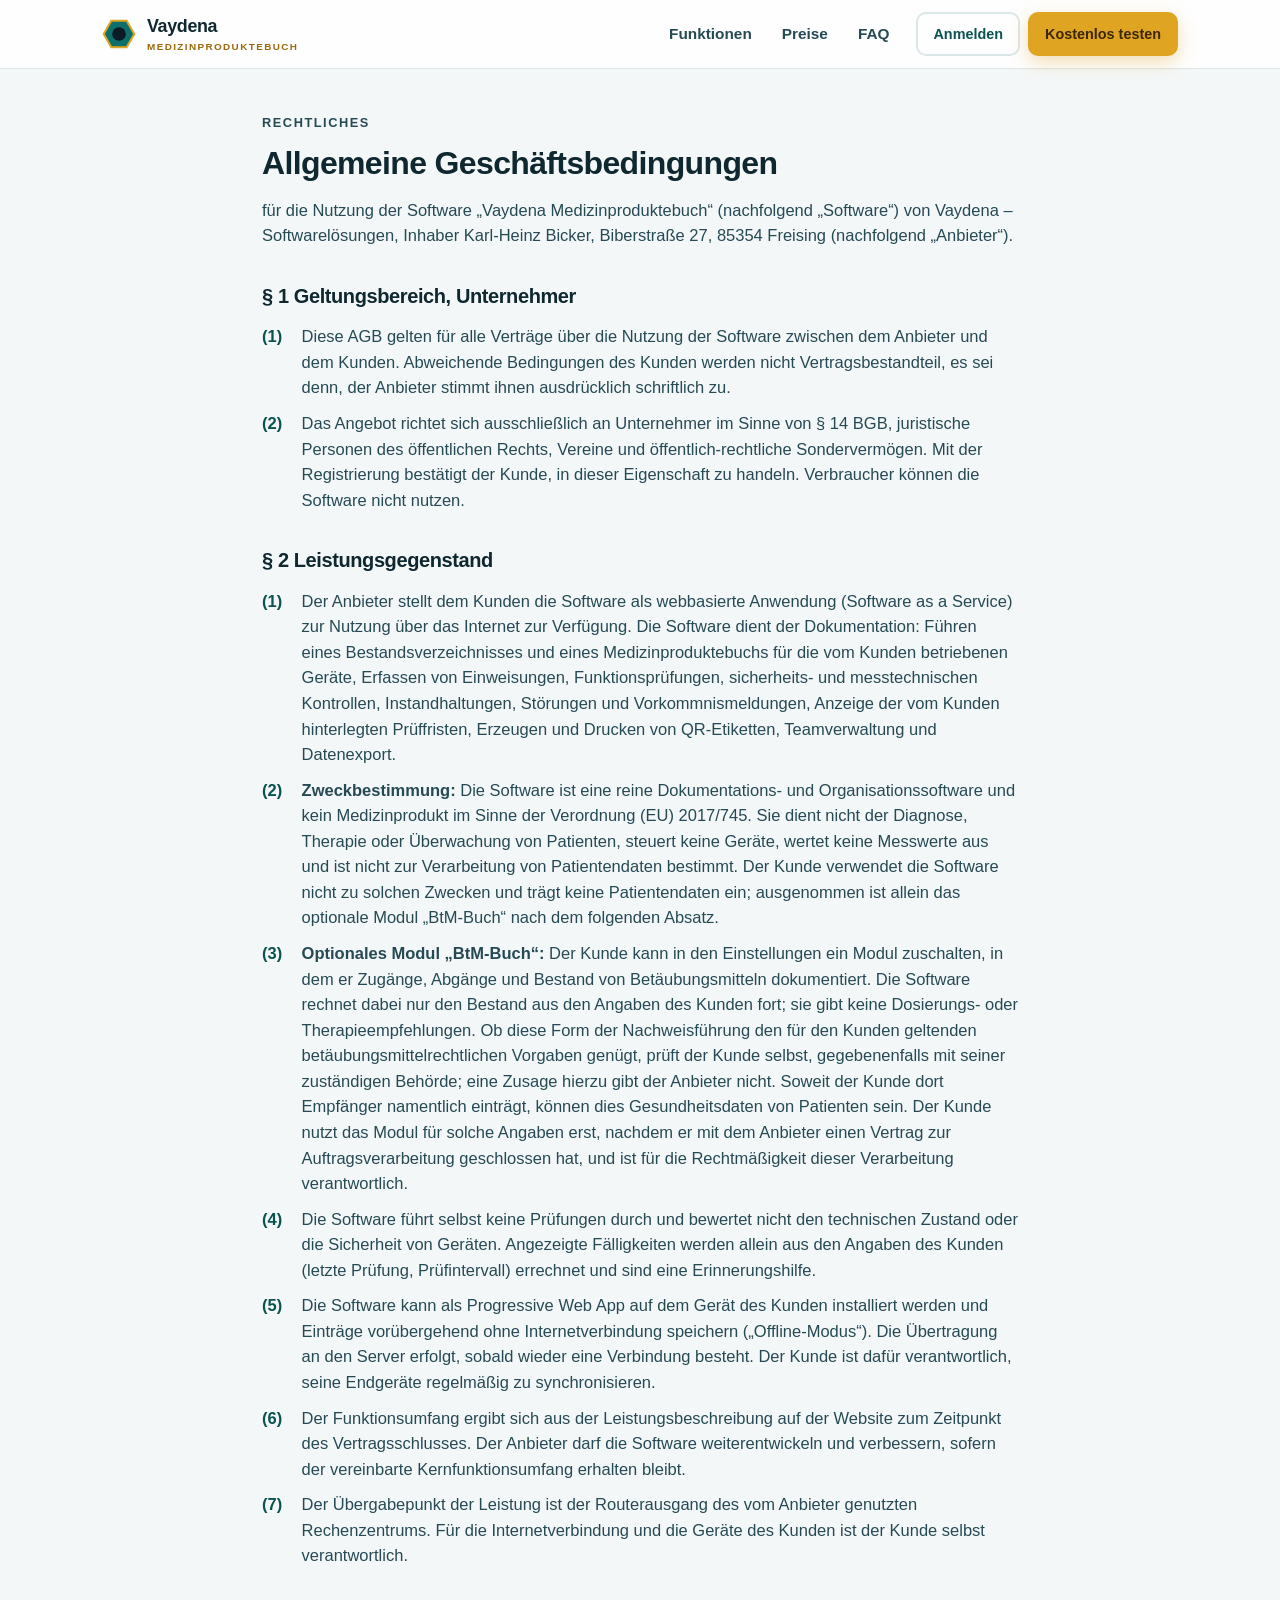
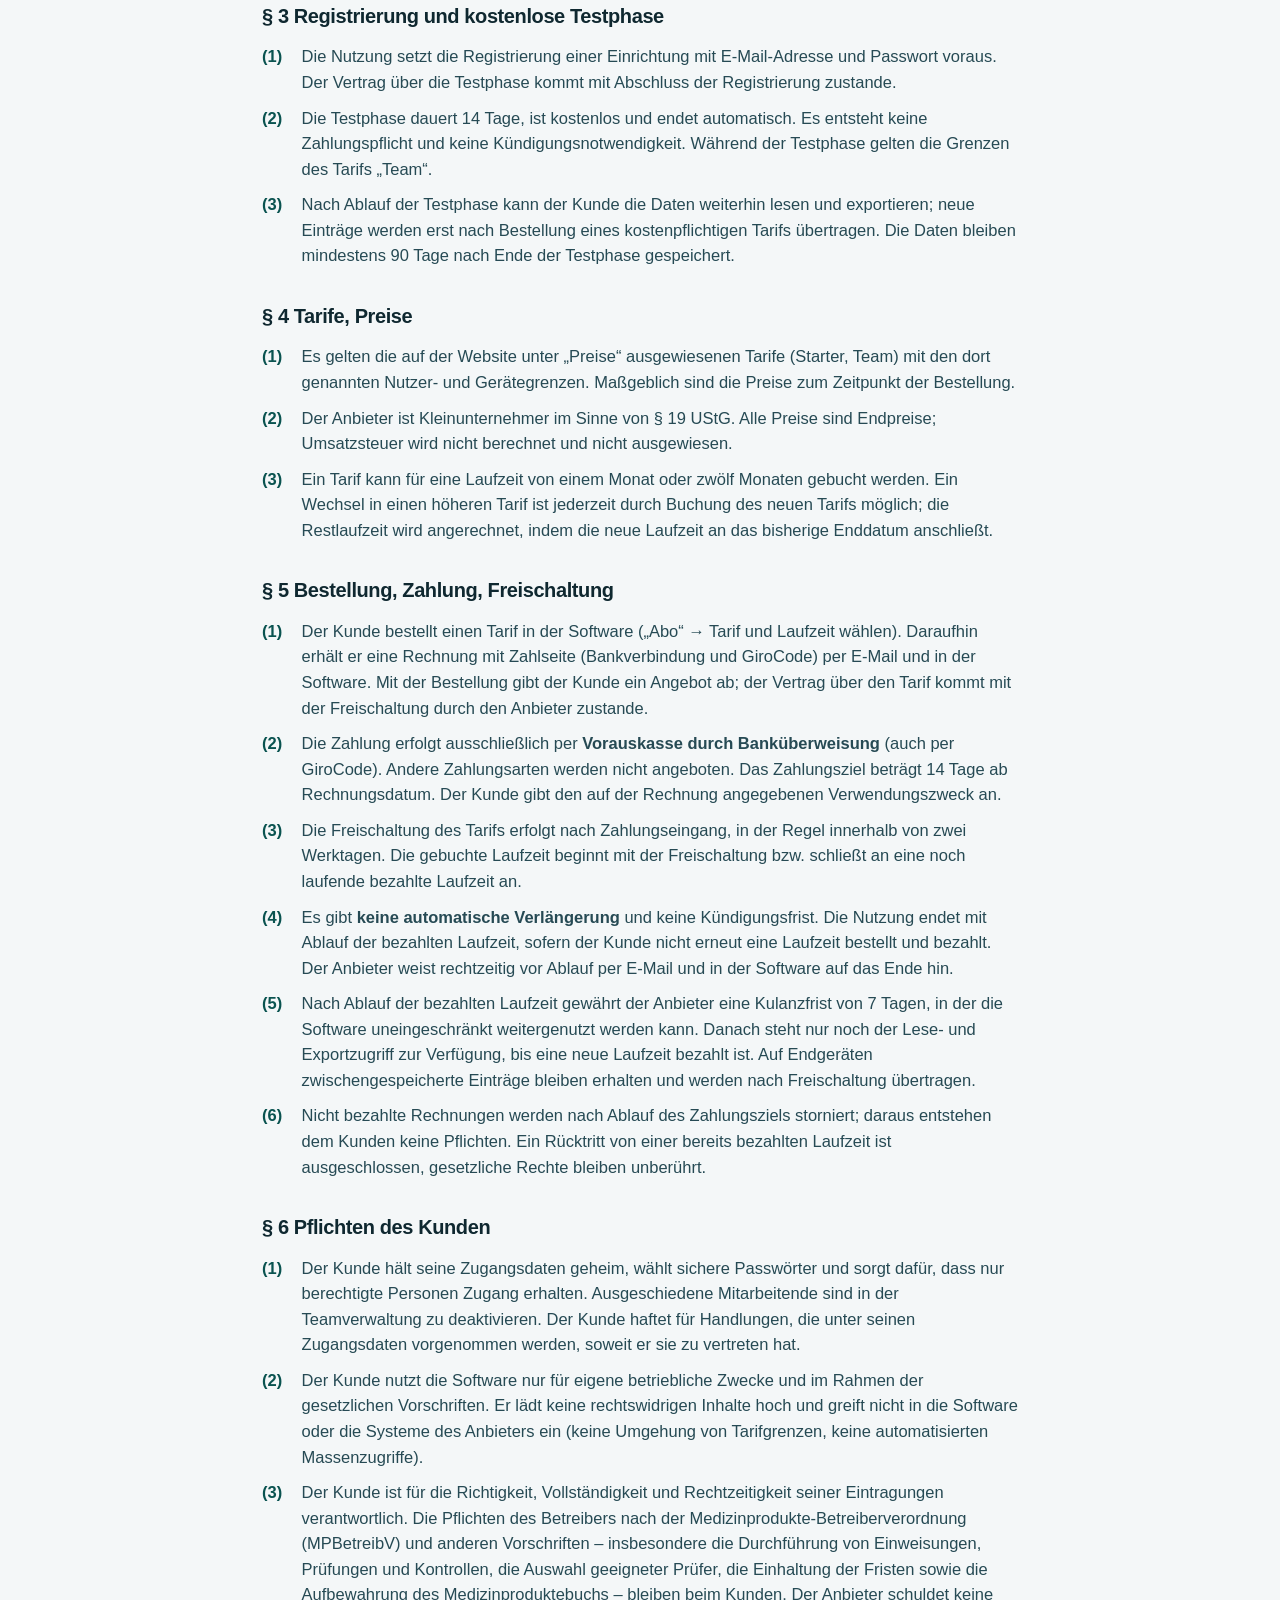
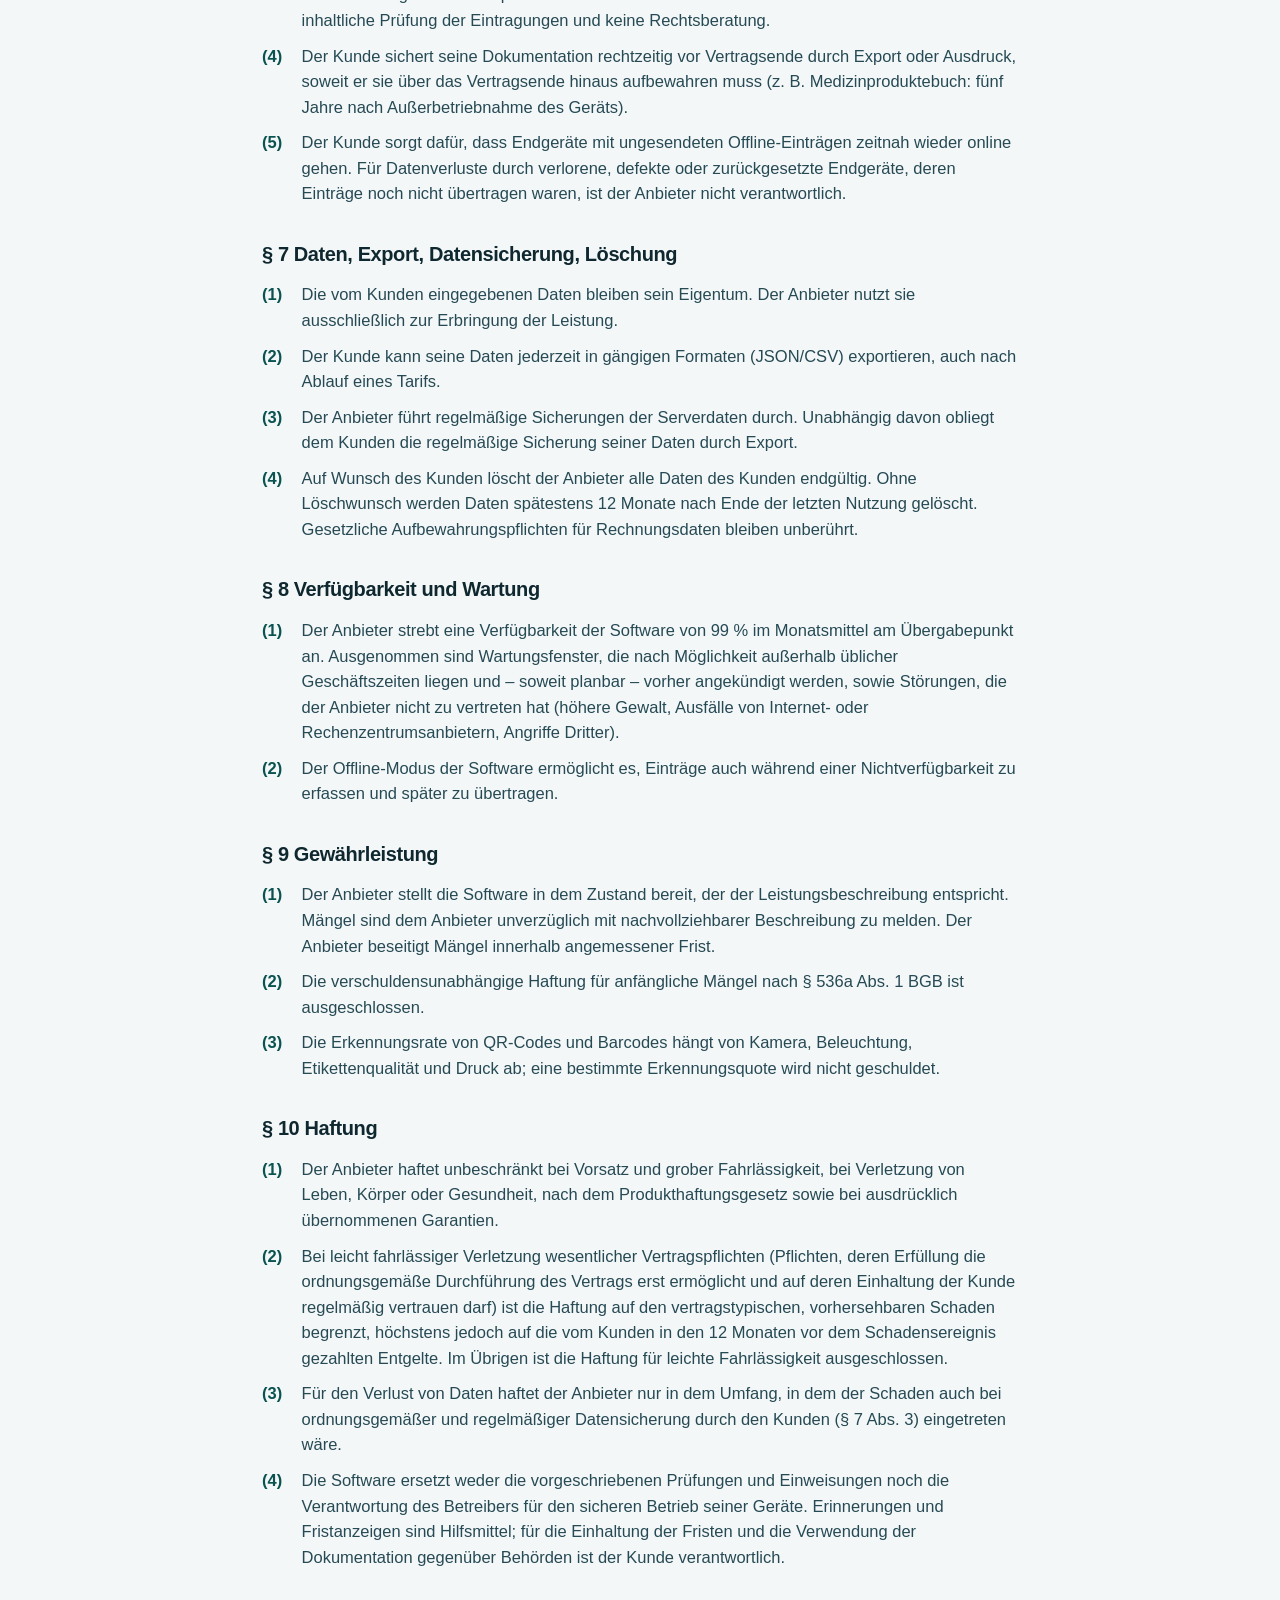
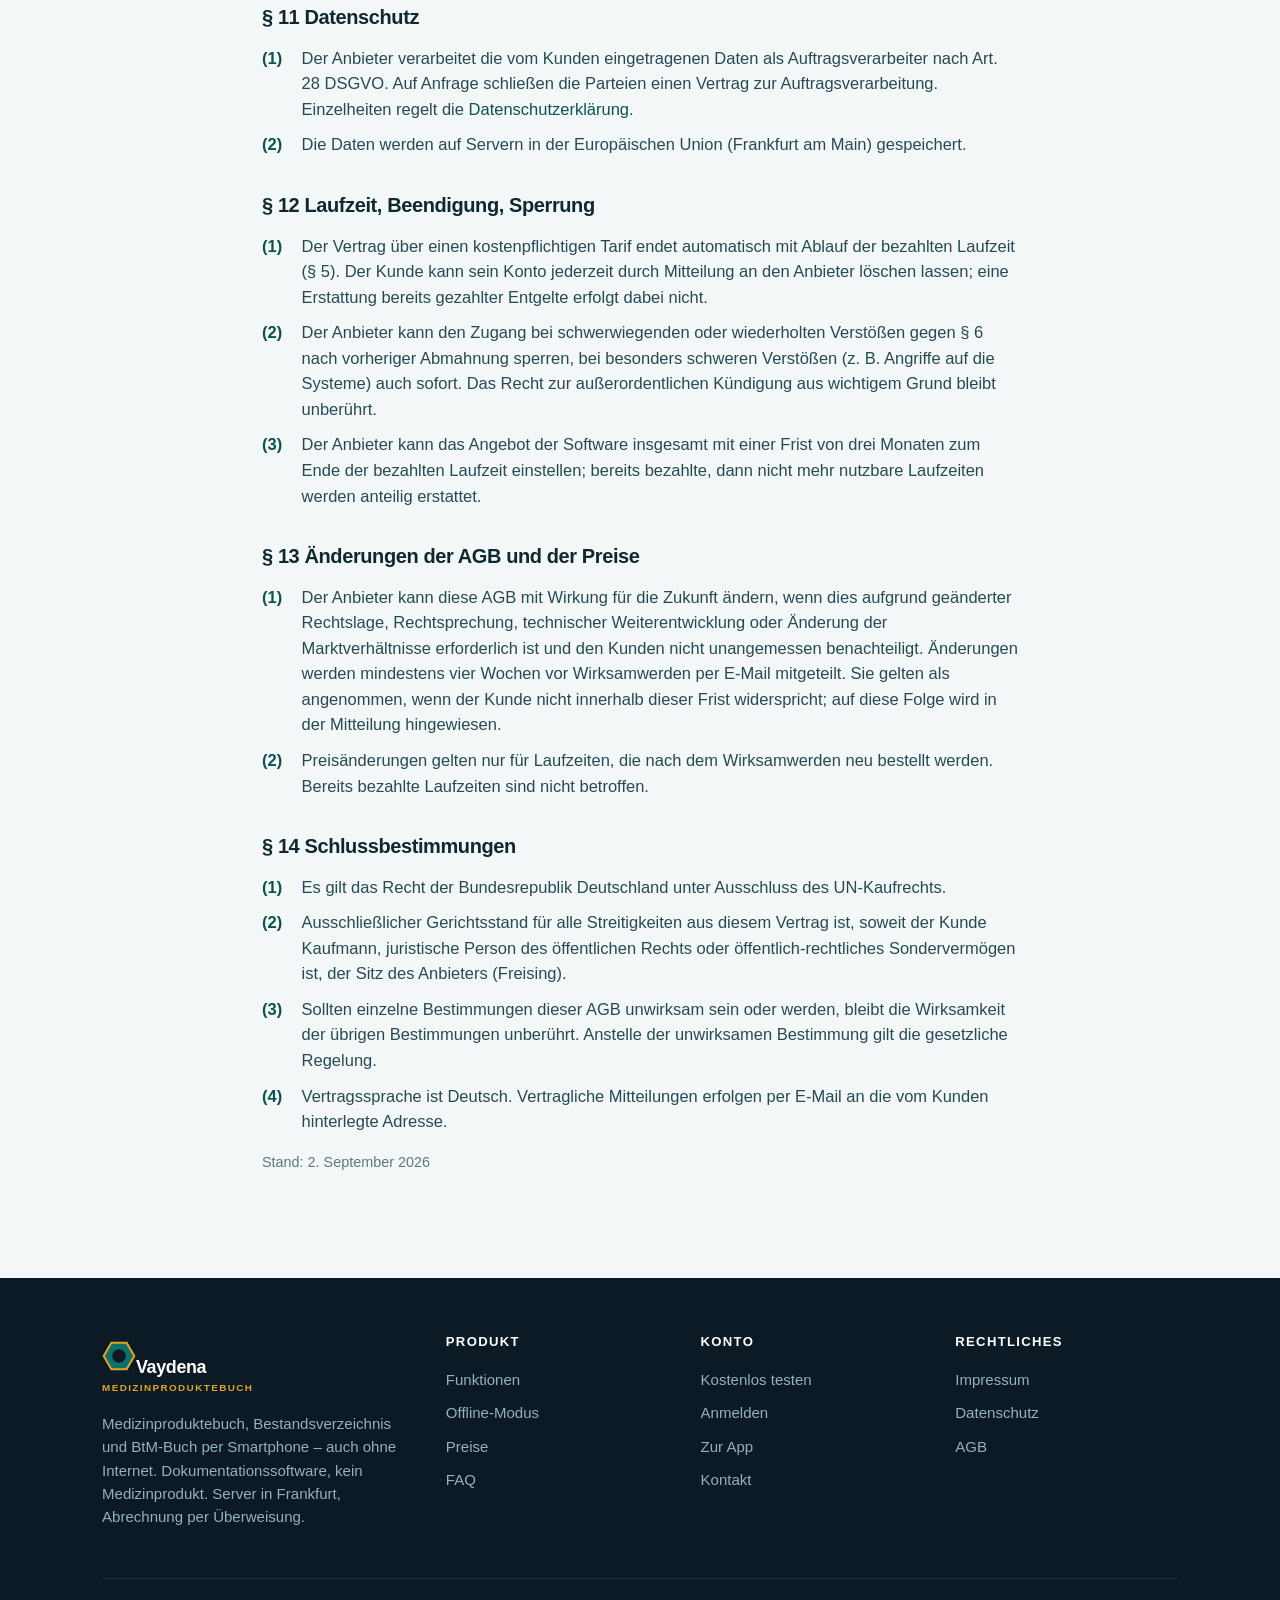
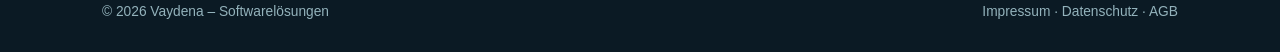
<file: agb.html>
<!doctype html>
<html lang="de">
<head>
<meta charset="utf-8">
<meta name="viewport" content="width=device-width,initial-scale=1">
<title>AGB – Vaydena Medizinproduktebuch</title>
<meta name="description" content="Allgemeine Geschäftsbedingungen für die Nutzung von Vaydena Medizinproduktebuch (B2B-Software als Abo, Zahlung per Überweisung).">
<meta name="robots" content="noindex,follow">
<meta name="theme-color" content="#0b1a24">
<link rel="icon" href="assets/icons/favicon-32.png" sizes="32x32">
<link rel="apple-touch-icon" href="assets/icons/apple-touch-icon.png">
<link rel="stylesheet" href="assets/app.css?v=20261002c">
<style>
  .prose{max-width:800px;margin:0 auto;padding:44px 22px 70px}
  .prose h1{font-size:2rem}
  .prose h2{font-size:1.25rem;margin-top:36px}
  .prose p,.prose li{color:var(--ink-2)}
  .prose ol.n{padding-left:0;list-style:none;counter-reset:abs}
  .prose ol.n>li{position:relative;padding-left:2.4em;margin-bottom:10px;counter-increment:abs}
  .prose ol.n>li::before{content:"(" counter(abs) ")";position:absolute;left:0;top:0;font-weight:700;color:var(--primary-d)}
  .prose ul{padding-left:22px}
  .prose .card{background:var(--surface);border:1px solid var(--line);border-radius:var(--radius);padding:22px 26px;box-shadow:var(--shadow-s);margin:18px 0}
  .prose .stand{color:var(--muted);font-size:.9rem}
  .prose table{width:100%;border-collapse:collapse;margin:12px 0 18px;font-size:.95rem;background:var(--surface);border:1px solid var(--line);border-radius:var(--radius-s);overflow:hidden}
  .prose th,.prose td{padding:9px 12px;border-bottom:1px solid var(--line);text-align:left}
  .prose th{background:var(--bg-2);font-size:.8rem;text-transform:uppercase;letter-spacing:.06em;color:var(--muted)}
  .prose tr:last-child td{border-bottom:0}
</style>
</head>
<body>

<header class="site"><div class="wrap">
  <div class="nav">
    <a class="brand" href="index.html"><svg class="logo" viewBox="0 0 40 40" aria-hidden="true"><path d="M38 20 29 35.6H11L2 20 11 4.4h18z" fill="#0e6f6b"/><circle cx="20" cy="20" r="8" fill="#0b1a24"/><path d="M38 20 29 35.6H11L2 20 11 4.4h18z" fill="none" stroke="#e0a423" stroke-width="2.4"/></svg><span>Vaydena<small>Medizinproduktebuch</small></span></a>
    <div class="spacer"></div>
    <nav class="nav-links" aria-label="Hauptnavigation"><a href="index.html#funktionen">Funktionen</a><a href="index.html#preise">Preise</a><a href="index.html#faq">FAQ</a></nav>
    <div class="nav-cta"><a class="btn ghost sm" href="anmelden.html">Anmelden</a><a class="btn gold sm" href="registrieren.html">Kostenlos testen</a></div>
    <button class="nav-toggle" aria-label="Menü öffnen"><svg viewBox="0 0 24 24" fill="none" stroke="currentColor" stroke-width="2.2" stroke-linecap="round"><path d="M4 7h16M4 12h16M4 17h16"/></svg></button>
  </div>
  <div class="mobile-menu"><a href="index.html#funktionen">Funktionen</a><a href="index.html#preise">Preise</a><a href="index.html#faq">FAQ</a><a href="anmelden.html">Anmelden</a></div>
</div></header>

<main class="prose">
  <p class="eyebrow">Rechtliches</p>
  <h1>Allgemeine Geschäftsbedingungen</h1>
  <p>für die Nutzung der Software „Vaydena Medizinproduktebuch“ (nachfolgend „Software“) von Vaydena – Softwarelösungen, Inhaber Karl-Heinz Bicker, Biberstraße 27, 85354 Freising (nachfolgend „Anbieter“).</p>

  <h2>§ 1 Geltungsbereich, Unternehmer</h2>
  <ol class="n">
    <li>Diese AGB gelten für alle Verträge über die Nutzung der Software zwischen dem Anbieter und dem Kunden. Abweichende Bedingungen des Kunden werden nicht Vertragsbestandteil, es sei denn, der Anbieter stimmt ihnen ausdrücklich schriftlich zu.</li>
    <li>Das Angebot richtet sich ausschließlich an Unternehmer im Sinne von § 14 BGB, juristische Personen des öffentlichen Rechts, Vereine und öffentlich-rechtliche Sondervermögen. Mit der Registrierung bestätigt der Kunde, in dieser Eigenschaft zu handeln. Verbraucher können die Software nicht nutzen.</li>
  </ol>

  <h2>§ 2 Leistungsgegenstand</h2>
  <ol class="n">
    <li>Der Anbieter stellt dem Kunden die Software als webbasierte Anwendung (Software as a Service) zur Nutzung über das Internet zur Verfügung. Die Software dient der Dokumentation: Führen eines Bestandsverzeichnisses und eines Medizinproduktebuchs für die vom Kunden betriebenen Geräte, Erfassen von Einweisungen, Funktionsprüfungen, sicherheits- und messtechnischen Kontrollen, Instandhaltungen, Störungen und Vorkommnismeldungen, Anzeige der vom Kunden hinterlegten Prüffristen, Erzeugen und Drucken von QR-Etiketten, Teamverwaltung und Datenexport.</li>
    <li><strong>Zweckbestimmung:</strong> Die Software ist eine reine Dokumentations- und Organisationssoftware und kein Medizinprodukt im Sinne der Verordnung (EU) 2017/745. Sie dient nicht der Diagnose, Therapie oder Überwachung von Patienten, steuert keine Geräte, wertet keine Messwerte aus und ist nicht zur Verarbeitung von Patientendaten bestimmt. Der Kunde verwendet die Software nicht zu solchen Zwecken und trägt keine Patientendaten ein; ausgenommen ist allein das optionale Modul „BtM-Buch“ nach dem folgenden Absatz.</li>
    <li><strong>Optionales Modul „BtM-Buch“:</strong> Der Kunde kann in den Einstellungen ein Modul zuschalten, in dem er Zugänge, Abgänge und Bestand von Betäubungsmitteln dokumentiert. Die Software rechnet dabei nur den Bestand aus den Angaben des Kunden fort; sie gibt keine Dosierungs- oder Therapieempfehlungen. Ob diese Form der Nachweisführung den für den Kunden geltenden betäubungsmittelrechtlichen Vorgaben genügt, prüft der Kunde selbst, gegebenenfalls mit seiner zuständigen Behörde; eine Zusage hierzu gibt der Anbieter nicht. Soweit der Kunde dort Empfänger namentlich einträgt, können dies Gesundheitsdaten von Patienten sein. Der Kunde nutzt das Modul für solche Angaben erst, nachdem er mit dem Anbieter einen Vertrag zur Auftragsverarbeitung geschlossen hat, und ist für die Rechtmäßigkeit dieser Verarbeitung verantwortlich.</li>
    <li>Die Software führt selbst keine Prüfungen durch und bewertet nicht den technischen Zustand oder die Sicherheit von Geräten. Angezeigte Fälligkeiten werden allein aus den Angaben des Kunden (letzte Prüfung, Prüfintervall) errechnet und sind eine Erinnerungshilfe.</li>
    <li>Die Software kann als Progressive Web App auf dem Gerät des Kunden installiert werden und Einträge vorübergehend ohne Internetverbindung speichern („Offline-Modus“). Die Übertragung an den Server erfolgt, sobald wieder eine Verbindung besteht. Der Kunde ist dafür verantwortlich, seine Endgeräte regelmäßig zu synchronisieren.</li>
    <li>Der Funktionsumfang ergibt sich aus der Leistungsbeschreibung auf der Website zum Zeitpunkt des Vertragsschlusses. Der Anbieter darf die Software weiterentwickeln und verbessern, sofern der vereinbarte Kernfunktionsumfang erhalten bleibt.</li>
    <li>Der Übergabepunkt der Leistung ist der Routerausgang des vom Anbieter genutzten Rechenzentrums. Für die Internetverbindung und die Geräte des Kunden ist der Kunde selbst verantwortlich.</li>
  </ol>

  <h2>§ 3 Registrierung und kostenlose Testphase</h2>
  <ol class="n">
    <li>Die Nutzung setzt die Registrierung einer Einrichtung mit E-Mail-Adresse und Passwort voraus. Der Vertrag über die Testphase kommt mit Abschluss der Registrierung zustande.</li>
    <li>Die Testphase dauert 14 Tage, ist kostenlos und endet automatisch. Es entsteht keine Zahlungspflicht und keine Kündigungsnotwendigkeit. Während der Testphase gelten die Grenzen des Tarifs „Team“.</li>
    <li>Nach Ablauf der Testphase kann der Kunde die Daten weiterhin lesen und exportieren; neue Einträge werden erst nach Bestellung eines kostenpflichtigen Tarifs übertragen. Die Daten bleiben mindestens 90 Tage nach Ende der Testphase gespeichert.</li>
  </ol>

  <h2>§ 4 Tarife, Preise</h2>
  <ol class="n">
    <li>Es gelten die auf der Website unter „Preise“ ausgewiesenen Tarife (Starter, Team) mit den dort genannten Nutzer- und Gerätegrenzen. Maßgeblich sind die Preise zum Zeitpunkt der Bestellung.</li>
    <li>Der Anbieter ist Kleinunternehmer im Sinne von § 19 UStG. Alle Preise sind Endpreise; Umsatzsteuer wird nicht berechnet und nicht ausgewiesen.</li>
    <li>Ein Tarif kann für eine Laufzeit von einem Monat oder zwölf Monaten gebucht werden. Ein Wechsel in einen höheren Tarif ist jederzeit durch Buchung des neuen Tarifs möglich; die Restlaufzeit wird angerechnet, indem die neue Laufzeit an das bisherige Enddatum anschließt.</li>
  </ol>

  <h2>§ 5 Bestellung, Zahlung, Freischaltung</h2>
  <ol class="n">
    <li>Der Kunde bestellt einen Tarif in der Software („Abo“ → Tarif und Laufzeit wählen). Daraufhin erhält er eine Rechnung mit Zahlseite (Bankverbindung und GiroCode) per E-Mail und in der Software. Mit der Bestellung gibt der Kunde ein Angebot ab; der Vertrag über den Tarif kommt mit der Freischaltung durch den Anbieter zustande.</li>
    <li>Die Zahlung erfolgt ausschließlich per <strong>Vorauskasse durch Banküberweisung</strong> (auch per GiroCode). Andere Zahlungsarten werden nicht angeboten. Das Zahlungsziel beträgt 14 Tage ab Rechnungsdatum. Der Kunde gibt den auf der Rechnung angegebenen Verwendungszweck an.</li>
    <li>Die Freischaltung des Tarifs erfolgt nach Zahlungseingang, in der Regel innerhalb von zwei Werktagen. Die gebuchte Laufzeit beginnt mit der Freischaltung bzw. schließt an eine noch laufende bezahlte Laufzeit an.</li>
    <li>Es gibt <strong>keine automatische Verlängerung</strong> und keine Kündigungsfrist. Die Nutzung endet mit Ablauf der bezahlten Laufzeit, sofern der Kunde nicht erneut eine Laufzeit bestellt und bezahlt. Der Anbieter weist rechtzeitig vor Ablauf per E-Mail und in der Software auf das Ende hin.</li>
    <li>Nach Ablauf der bezahlten Laufzeit gewährt der Anbieter eine Kulanzfrist von 7 Tagen, in der die Software uneingeschränkt weitergenutzt werden kann. Danach steht nur noch der Lese- und Exportzugriff zur Verfügung, bis eine neue Laufzeit bezahlt ist. Auf Endgeräten zwischengespeicherte Einträge bleiben erhalten und werden nach Freischaltung übertragen.</li>
    <li>Nicht bezahlte Rechnungen werden nach Ablauf des Zahlungsziels storniert; daraus entstehen dem Kunden keine Pflichten. Ein Rücktritt von einer bereits bezahlten Laufzeit ist ausgeschlossen, gesetzliche Rechte bleiben unberührt.</li>
  </ol>

  <h2>§ 6 Pflichten des Kunden</h2>
  <ol class="n">
    <li>Der Kunde hält seine Zugangsdaten geheim, wählt sichere Passwörter und sorgt dafür, dass nur berechtigte Personen Zugang erhalten. Ausgeschiedene Mitarbeitende sind in der Teamverwaltung zu deaktivieren. Der Kunde haftet für Handlungen, die unter seinen Zugangsdaten vorgenommen werden, soweit er sie zu vertreten hat.</li>
    <li>Der Kunde nutzt die Software nur für eigene betriebliche Zwecke und im Rahmen der gesetzlichen Vorschriften. Er lädt keine rechtswidrigen Inhalte hoch und greift nicht in die Software oder die Systeme des Anbieters ein (keine Umgehung von Tarifgrenzen, keine automatisierten Massenzugriffe).</li>
    <li>Der Kunde ist für die Richtigkeit, Vollständigkeit und Rechtzeitigkeit seiner Eintragungen verantwortlich. Die Pflichten des Betreibers nach der Medizinprodukte-Betreiberverordnung (MPBetreibV) und anderen Vorschriften – insbesondere die Durchführung von Einweisungen, Prüfungen und Kontrollen, die Auswahl geeigneter Prüfer, die Einhaltung der Fristen sowie die Aufbewahrung des Medizinproduktebuchs – bleiben beim Kunden. Der Anbieter schuldet keine inhaltliche Prüfung der Eintragungen und keine Rechtsberatung.</li>
    <li>Der Kunde sichert seine Dokumentation rechtzeitig vor Vertragsende durch Export oder Ausdruck, soweit er sie über das Vertragsende hinaus aufbewahren muss (z. B. Medizinproduktebuch: fünf Jahre nach Außerbetriebnahme des Geräts).</li>
    <li>Der Kunde sorgt dafür, dass Endgeräte mit ungesendeten Offline-Einträgen zeitnah wieder online gehen. Für Datenverluste durch verlorene, defekte oder zurückgesetzte Endgeräte, deren Einträge noch nicht übertragen waren, ist der Anbieter nicht verantwortlich.</li>
  </ol>

  <h2>§ 7 Daten, Export, Datensicherung, Löschung</h2>
  <ol class="n">
    <li>Die vom Kunden eingegebenen Daten bleiben sein Eigentum. Der Anbieter nutzt sie ausschließlich zur Erbringung der Leistung.</li>
    <li>Der Kunde kann seine Daten jederzeit in gängigen Formaten (JSON/CSV) exportieren, auch nach Ablauf eines Tarifs.</li>
    <li>Der Anbieter führt regelmäßige Sicherungen der Serverdaten durch. Unabhängig davon obliegt dem Kunden die regelmäßige Sicherung seiner Daten durch Export.</li>
    <li>Auf Wunsch des Kunden löscht der Anbieter alle Daten des Kunden endgültig. Ohne Löschwunsch werden Daten spätestens 12 Monate nach Ende der letzten Nutzung gelöscht. Gesetzliche Aufbewahrungspflichten für Rechnungsdaten bleiben unberührt.</li>
  </ol>

  <h2>§ 8 Verfügbarkeit und Wartung</h2>
  <ol class="n">
    <li>Der Anbieter strebt eine Verfügbarkeit der Software von 99 % im Monatsmittel am Übergabepunkt an. Ausgenommen sind Wartungsfenster, die nach Möglichkeit außerhalb üblicher Geschäftszeiten liegen und – soweit planbar – vorher angekündigt werden, sowie Störungen, die der Anbieter nicht zu vertreten hat (höhere Gewalt, Ausfälle von Internet- oder Rechenzentrumsanbietern, Angriffe Dritter).</li>
    <li>Der Offline-Modus der Software ermöglicht es, Einträge auch während einer Nichtverfügbarkeit zu erfassen und später zu übertragen.</li>
  </ol>

  <h2>§ 9 Gewährleistung</h2>
  <ol class="n">
    <li>Der Anbieter stellt die Software in dem Zustand bereit, der der Leistungsbeschreibung entspricht. Mängel sind dem Anbieter unverzüglich mit nachvollziehbarer Beschreibung zu melden. Der Anbieter beseitigt Mängel innerhalb angemessener Frist.</li>
    <li>Die verschuldensunabhängige Haftung für anfängliche Mängel nach § 536a Abs. 1 BGB ist ausgeschlossen.</li>
    <li>Die Erkennungsrate von QR-Codes und Barcodes hängt von Kamera, Beleuchtung, Etikettenqualität und Druck ab; eine bestimmte Erkennungsquote wird nicht geschuldet.</li>
  </ol>

  <h2>§ 10 Haftung</h2>
  <ol class="n">
    <li>Der Anbieter haftet unbeschränkt bei Vorsatz und grober Fahrlässigkeit, bei Verletzung von Leben, Körper oder Gesundheit, nach dem Produkthaftungsgesetz sowie bei ausdrücklich übernommenen Garantien.</li>
    <li>Bei leicht fahrlässiger Verletzung wesentlicher Vertragspflichten (Pflichten, deren Erfüllung die ordnungsgemäße Durchführung des Vertrags erst ermöglicht und auf deren Einhaltung der Kunde regelmäßig vertrauen darf) ist die Haftung auf den vertragstypischen, vorhersehbaren Schaden begrenzt, höchstens jedoch auf die vom Kunden in den 12 Monaten vor dem Schadensereignis gezahlten Entgelte. Im Übrigen ist die Haftung für leichte Fahrlässigkeit ausgeschlossen.</li>
    <li>Für den Verlust von Daten haftet der Anbieter nur in dem Umfang, in dem der Schaden auch bei ordnungsgemäßer und regelmäßiger Datensicherung durch den Kunden (§ 7 Abs. 3) eingetreten wäre.</li>
    <li>Die Software ersetzt weder die vorgeschriebenen Prüfungen und Einweisungen noch die Verantwortung des Betreibers für den sicheren Betrieb seiner Geräte. Erinnerungen und Fristanzeigen sind Hilfsmittel; für die Einhaltung der Fristen und die Verwendung der Dokumentation gegenüber Behörden ist der Kunde verantwortlich.</li>
  </ol>

  <h2>§ 11 Datenschutz</h2>
  <ol class="n">
    <li>Der Anbieter verarbeitet die vom Kunden eingetragenen Daten als Auftragsverarbeiter nach Art. 28 DSGVO. Auf Anfrage schließen die Parteien einen Vertrag zur Auftragsverarbeitung. Einzelheiten regelt die <a href="datenschutz.html">Datenschutzerklärung</a>.</li>
    <li>Die Daten werden auf Servern in der Europäischen Union (Frankfurt am Main) gespeichert.</li>
  </ol>

  <h2>§ 12 Laufzeit, Beendigung, Sperrung</h2>
  <ol class="n">
    <li>Der Vertrag über einen kostenpflichtigen Tarif endet automatisch mit Ablauf der bezahlten Laufzeit (§ 5). Der Kunde kann sein Konto jederzeit durch Mitteilung an den Anbieter löschen lassen; eine Erstattung bereits gezahlter Entgelte erfolgt dabei nicht.</li>
    <li>Der Anbieter kann den Zugang bei schwerwiegenden oder wiederholten Verstößen gegen § 6 nach vorheriger Abmahnung sperren, bei besonders schweren Verstößen (z. B. Angriffe auf die Systeme) auch sofort. Das Recht zur außerordentlichen Kündigung aus wichtigem Grund bleibt unberührt.</li>
    <li>Der Anbieter kann das Angebot der Software insgesamt mit einer Frist von drei Monaten zum Ende der bezahlten Laufzeit einstellen; bereits bezahlte, dann nicht mehr nutzbare Laufzeiten werden anteilig erstattet.</li>
  </ol>

  <h2>§ 13 Änderungen der AGB und der Preise</h2>
  <ol class="n">
    <li>Der Anbieter kann diese AGB mit Wirkung für die Zukunft ändern, wenn dies aufgrund geänderter Rechtslage, Rechtsprechung, technischer Weiterentwicklung oder Änderung der Marktverhältnisse erforderlich ist und den Kunden nicht unangemessen benachteiligt. Änderungen werden mindestens vier Wochen vor Wirksamwerden per E-Mail mitgeteilt. Sie gelten als angenommen, wenn der Kunde nicht innerhalb dieser Frist widerspricht; auf diese Folge wird in der Mitteilung hingewiesen.</li>
    <li>Preisänderungen gelten nur für Laufzeiten, die nach dem Wirksamwerden neu bestellt werden. Bereits bezahlte Laufzeiten sind nicht betroffen.</li>
  </ol>

  <h2>§ 14 Schlussbestimmungen</h2>
  <ol class="n">
    <li>Es gilt das Recht der Bundesrepublik Deutschland unter Ausschluss des UN-Kaufrechts.</li>
    <li>Ausschließlicher Gerichtsstand für alle Streitigkeiten aus diesem Vertrag ist, soweit der Kunde Kaufmann, juristische Person des öffentlichen Rechts oder öffentlich-rechtliches Sondervermögen ist, der Sitz des Anbieters (Freising).</li>
    <li>Sollten einzelne Bestimmungen dieser AGB unwirksam sein oder werden, bleibt die Wirksamkeit der übrigen Bestimmungen unberührt. Anstelle der unwirksamen Bestimmung gilt die gesetzliche Regelung.</li>
    <li>Vertragssprache ist Deutsch. Vertragliche Mitteilungen erfolgen per E-Mail an die vom Kunden hinterlegte Adresse.</li>
  </ol>

  <p class="stand">Stand: 2. September 2026</p>
</main>

<footer class="site"><div class="wrap">
  <div class="cols">
    <div><a class="brand" href="index.html"><svg class="logo" viewBox="0 0 40 40" aria-hidden="true"><path d="M38 20 29 35.6H11L2 20 11 4.4h18z" fill="#0e6f6b"/><circle cx="20" cy="20" r="8" fill="#0b1a24"/><path d="M38 20 29 35.6H11L2 20 11 4.4h18z" fill="none" stroke="#e0a423" stroke-width="2.4"/></svg><span>Vaydena<small>Medizinproduktebuch</small></span></a><p>Medizinproduktebuch, Bestandsverzeichnis und BtM-Buch per Smartphone – auch ohne Internet. Dokumentationssoftware, kein Medizinprodukt. Server in Frankfurt, Abrechnung per Überweisung.</p></div>
    <div><h4>Produkt</h4><a href="index.html#funktionen">Funktionen</a><a href="index.html#offline">Offline-Modus</a><a href="index.html#preise">Preise</a><a href="index.html#faq">FAQ</a></div>
    <div><h4>Konto</h4><a href="registrieren.html">Kostenlos testen</a><a href="anmelden.html">Anmelden</a><a href="app.html">Zur App</a><a href="index.html#kontakt">Kontakt</a></div>
    <div><h4>Rechtliches</h4><a href="impressum.html">Impressum</a><a href="datenschutz.html">Datenschutz</a><a href="agb.html">AGB</a></div>
  </div>
  <div class="fbot"><span>© <span data-year>2026</span> Vaydena – Softwarelösungen</span><span><a href="impressum.html">Impressum</a> · <a href="datenschutz.html">Datenschutz</a> · <a href="agb.html">AGB</a></span></div>
</div></footer>

<script src="assets/site.js"></script>
</body>
</html>
</file>
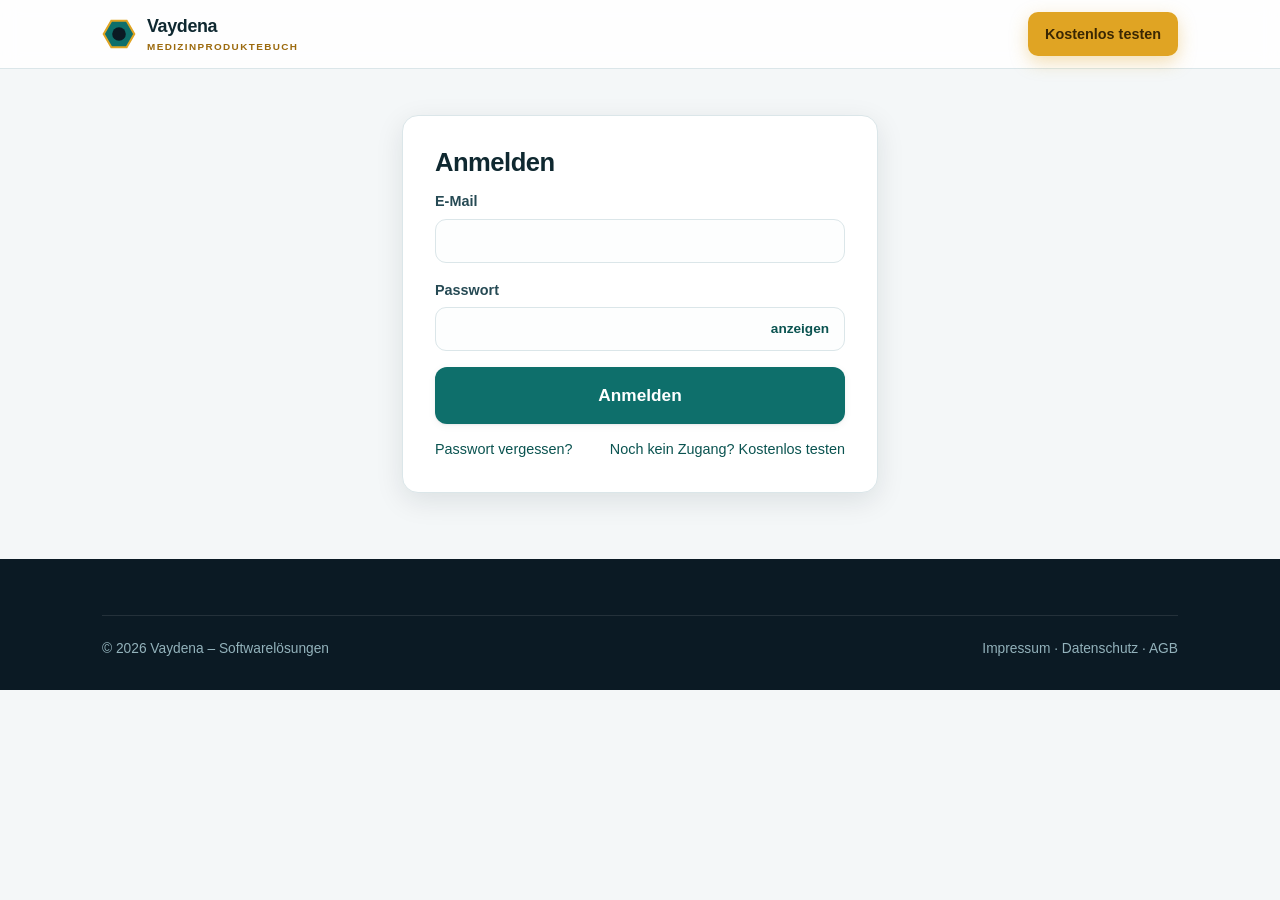
<file: anmelden.html>
<!doctype html>
<html lang="de">
<head>
<meta charset="utf-8">
<meta name="viewport" content="width=device-width,initial-scale=1">
<title>Anmelden – Vaydena Medizinproduktebuch</title>
<meta name="robots" content="noindex,follow">
<meta name="theme-color" content="#0b1a24">
<link rel="icon" href="assets/icons/favicon-32.png" sizes="32x32">
<link rel="apple-touch-icon" href="assets/icons/apple-touch-icon.png">
<link rel="stylesheet" href="assets/app.css?v=20261002c">
<style>
  .authwrap.single{grid-template-columns:1fr;max-width:520px}
  .pwwrap{position:relative}
  .pwwrap button{position:absolute;right:8px;top:50%;transform:translateY(-50%);border:0;background:none;color:var(--primary-d);font:inherit;font-size:.85rem;font-weight:700;cursor:pointer;padding:6px 8px}
  .links{display:flex;justify-content:space-between;gap:12px;flex-wrap:wrap;font-size:.9rem;margin-top:14px}
  .emailbox{background:var(--bg-2);border-radius:10px;padding:10px 14px;font-weight:700;margin-bottom:16px;word-break:break-all}
</style>
</head>
<body>

<header class="site"><div class="wrap">
  <div class="nav">
    <a class="brand" href="index.html"><svg class="logo" viewBox="0 0 40 40" aria-hidden="true"><path d="M38 20 29 35.6H11L2 20 11 4.4h18z" fill="#0e6f6b"/><circle cx="20" cy="20" r="8" fill="#0b1a24"/><path d="M38 20 29 35.6H11L2 20 11 4.4h18z" fill="none" stroke="#e0a423" stroke-width="2.4"/></svg><span>Vaydena<small>Medizinproduktebuch</small></span></a>
    <div class="spacer"></div>
    <div class="nav-cta"><a class="btn gold sm" href="registrieren.html">Kostenlos testen</a></div>
  </div>
</div></header>

<main class="authwrap single">
  <!-- Anmelden -->
  <form class="authcard" id="loginCard" novalidate>
    <h1 class="mt0" style="font-size:1.6rem">Anmelden</h1>
    <div id="loginMsg" class="msg" role="alert"></div>
    <div class="field"><label for="email">E-Mail</label><input id="email" name="email" type="email" required autocomplete="email" inputmode="email"></div>
    <div class="field"><label for="password">Passwort</label><div class="pwwrap"><input id="password" name="password" type="password" required autocomplete="current-password"><button type="button" class="pwToggle" aria-label="Passwort anzeigen">anzeigen</button></div></div>
    <button class="btn primary block lg" type="submit" id="btnLogin">Anmelden</button>
    <div class="links"><a href="#passwort" id="lnkForgot">Passwort vergessen?</a><a href="registrieren.html">Noch kein Zugang? Kostenlos testen</a></div>
  </form>

  <!-- Passwort zurücksetzen anfordern -->
  <form class="authcard hide" id="resetCard" novalidate>
    <h1 class="mt0" style="font-size:1.6rem">Passwort zurücksetzen</h1>
    <p class="muted">Wir schicken Ihnen einen Link, mit dem Sie ein neues Passwort festlegen können.</p>
    <div id="resetMsg" class="msg" role="alert"></div>
    <div class="field"><label for="remail">E-Mail</label><input id="remail" name="email" type="email" required autocomplete="email" inputmode="email"></div>
    <button class="btn primary block lg" type="submit" id="btnReset">Link anfordern</button>
    <div class="links"><a href="#" id="lnkBack">Zurück zur Anmeldung</a></div>
  </form>

  <!-- Passwort festlegen (Einladung / Zurücksetzen) -->
  <form class="authcard hide" id="setCard" novalidate>
    <h1 class="mt0" style="font-size:1.6rem" id="setTitle">Passwort festlegen</h1>
    <p class="muted" id="setIntro"></p>
    <div id="setMsg" class="msg" role="alert"></div>
    <div class="emailbox" id="setEmail">…</div>
    <div class="field"><label for="npw">Neues Passwort</label><div class="pwwrap"><input id="npw" type="password" required minlength="8" autocomplete="new-password"><button type="button" class="pwToggle" aria-label="Passwort anzeigen">anzeigen</button></div><div class="hint">Mindestens 8 Zeichen.</div></div>
    <div class="field"><label for="npw2">Passwort wiederholen</label><input id="npw2" type="password" required minlength="8" autocomplete="new-password"></div>
    <button class="btn primary block lg" type="submit" id="btnSet">Passwort speichern und anmelden</button>
    <div class="links"><a href="#passwort" id="lnkNew" class="hide">Neuen Link anfordern</a></div>
  </form>
</main>

<footer class="site"><div class="wrap">
  <div class="fbot"><span>© <span data-year>2026</span> Vaydena – Softwarelösungen</span><span><a href="impressum.html">Impressum</a> · <a href="datenschutz.html">Datenschutz</a> · <a href="agb.html">AGB</a></span></div>
</div></footer>

<script src="assets/supabase.js"></script>
<script src="assets/auth.js"></script>
<script src="assets/site.js"></script>
<script>
(function () {
  var $ = function (id) { return document.getElementById(id); };
  var cards = { login: $('loginCard'), reset: $('resetCard'), set: $('setCard') };
  function showCard(name) { Object.keys(cards).forEach(function (k) { cards[k].classList.toggle('hide', k !== name); }); }
  function msg(el, kind, text) { el.className = 'msg ' + kind; el.textContent = text; }
  document.querySelectorAll('.pwToggle').forEach(function (b) {
    b.addEventListener('click', function () {
      var inp = b.parentNode.querySelector('input'); var show = inp.type === 'password';
      inp.type = show ? 'text' : 'password'; b.textContent = show ? 'verbergen' : 'anzeigen';
    });
  });

  var next = MP.safeNext(MP.qs('next')) || 'app.html';
  var token = MP.qs('reset') || MP.qs('invite');
  var isInvite = !!MP.qs('invite');
  if (MP.qs('email')) $('email').value = MP.qs('email');
  if (MP.qs('registered')) msg($('loginMsg'), 'ok', 'Ihr Zugang ist angelegt. Bitte melden Sie sich an.');

  function afterLogin(pw) {
    return MP.apiCall('me').then(function (r) {
      if (r.data && r.data.registered) { location.replace(next); return; }
      $('btnLogin').disabled = false; $('btnLogin').textContent = 'Anmelden';
      if (r.data && r.data.error === 'member_inactive') return msg($('loginMsg'), 'err', MP.ERRORS.member_inactive);
      if (r.data && r.data.registered === false) {
        $('loginMsg').className = 'msg info';
        $('loginMsg').innerHTML = 'Für dieses Konto gibt es noch keinen Zugang. <a href="registrieren.html?email=' + encodeURIComponent($('email').value.trim()) + '">Jetzt Einrichtung anlegen</a> – mit demselben Passwort.';
        return;
      }
      msg($('loginMsg'), 'err', MP.errText(r));
    });
  }

  // Anmelden
  cards.login.addEventListener('submit', function (e) {
    e.preventDefault();
    var email = $('email').value.trim().toLowerCase(), pw = $('password').value;
    if (!email || !pw) return msg($('loginMsg'), 'err', 'Bitte E-Mail und Passwort eingeben.');
    $('btnLogin').disabled = true; $('btnLogin').textContent = 'Anmeldung läuft …'; $('loginMsg').className = 'msg';
    MP.signIn(email, pw).then(function (res) {
      if (res.error || !(res.data && res.data.session)) {
        $('btnLogin').disabled = false; $('btnLogin').textContent = 'Anmelden';
        var m = (res.error && res.error.message) || '';
        if (/invalid login|invalid_credentials|invalid grant/i.test(m)) return msg($('loginMsg'), 'err', 'E-Mail oder Passwort ist falsch.');
        if (/fetch|network/i.test(m)) return msg($('loginMsg'), 'err', MP.ERRORS.offline);
        return msg($('loginMsg'), 'err', 'Anmeldung fehlgeschlagen: ' + m);
      }
      return afterLogin(pw);
    });
  });

  // Passwort vergessen
  $('lnkForgot').addEventListener('click', function (e) { e.preventDefault(); $('remail').value = $('email').value; showCard('reset'); });
  $('lnkBack').addEventListener('click', function (e) { e.preventDefault(); showCard('login'); });
  $('lnkNew').addEventListener('click', function (e) { e.preventDefault(); showCard('reset'); });
  cards.reset.addEventListener('submit', function (e) {
    e.preventDefault();
    var email = $('remail').value.trim().toLowerCase();
    if (!/^[^\s@]+@[^\s@]+\.[^\s@]+$/.test(email)) return msg($('resetMsg'), 'err', MP.ERRORS.bad_email);
    $('btnReset').disabled = true; $('resetMsg').className = 'msg';
    MP.publicCall('request_reset', { email: email }).then(function (r) {
      $('btnReset').disabled = false;
      if (r.data && r.data.ok) msg($('resetMsg'), 'ok', 'Falls zu dieser E-Mail-Adresse ein Zugang existiert, ist jetzt ein Link unterwegs. Bitte auch den Spam-Ordner prüfen.');
      else msg($('resetMsg'), 'err', MP.errText(r));
    });
  });

  // Passwort festlegen (Einladung / Zurücksetzen)
  if (token) {
    showCard('set');
    $('setTitle').textContent = isInvite ? 'Willkommen bei Vaydena Medizinproduktebuch' : 'Neues Passwort festlegen';
    $('setIntro').textContent = isInvite ? 'Bitte legen Sie ein Passwort für Ihren Zugang fest.' : 'Bitte legen Sie ein neues Passwort fest.';
    $('setEmail').textContent = 'Link wird geprüft …';
    MP.publicCall('check_token', { token: token }).then(function (r) {
      if (r.data && r.data.ok) {
        $('setEmail').textContent = r.data.email || '';
        if (r.data.purpose === 'invite') { $('setTitle').textContent = 'Willkommen bei Vaydena Medizinproduktebuch'; $('setIntro').textContent = 'Sie wurden eingeladen. Bitte legen Sie ein Passwort für Ihren Zugang fest.'; }
      } else {
        $('setEmail').textContent = '';
        msg($('setMsg'), 'err', MP.errText(r));
        $('btnSet').disabled = true; $('lnkNew').classList.remove('hide');
      }
    });
    cards.set.addEventListener('submit', function (e) {
      e.preventDefault();
      var p1 = $('npw').value, p2 = $('npw2').value;
      if (p1.length < 8) return msg($('setMsg'), 'err', MP.ERRORS.bad_password);
      if (p1 !== p2) return msg($('setMsg'), 'err', 'Die Passwörter stimmen nicht überein.');
      $('btnSet').disabled = true; $('btnSet').textContent = 'Wird gespeichert …'; $('setMsg').className = 'msg';
      MP.publicCall('set_password', { token: token, password: p1 }).then(function (r) {
        if (!(r.data && r.data.ok)) {
          $('btnSet').disabled = false; $('btnSet').textContent = 'Passwort speichern und anmelden';
          if (r.data && (r.data.error === 'invalid_token' || r.data.error === 'invite_used')) $('lnkNew').classList.remove('hide');
          return msg($('setMsg'), 'err', MP.errText(r));
        }
        return MP.signIn(r.data.email, p1).then(function (res) {
          if (res && res.data && res.data.session) { location.replace('app.html'); return; }
          location.replace('anmelden.html?email=' + encodeURIComponent(r.data.email) + '&registered=1');
        });
      });
    });
  } else if (location.hash === '#passwort') {
    showCard('reset');
  } else {
    // Bereits angemeldet? Direkt weiter.
    MP.currentSession().then(function (s) {
      if (!s) return;
      MP.apiCall('me').then(function (r) { if (r.data && r.data.registered) location.replace(next); });
    });
  }
})();
</script>
</body>
</html>
</file>
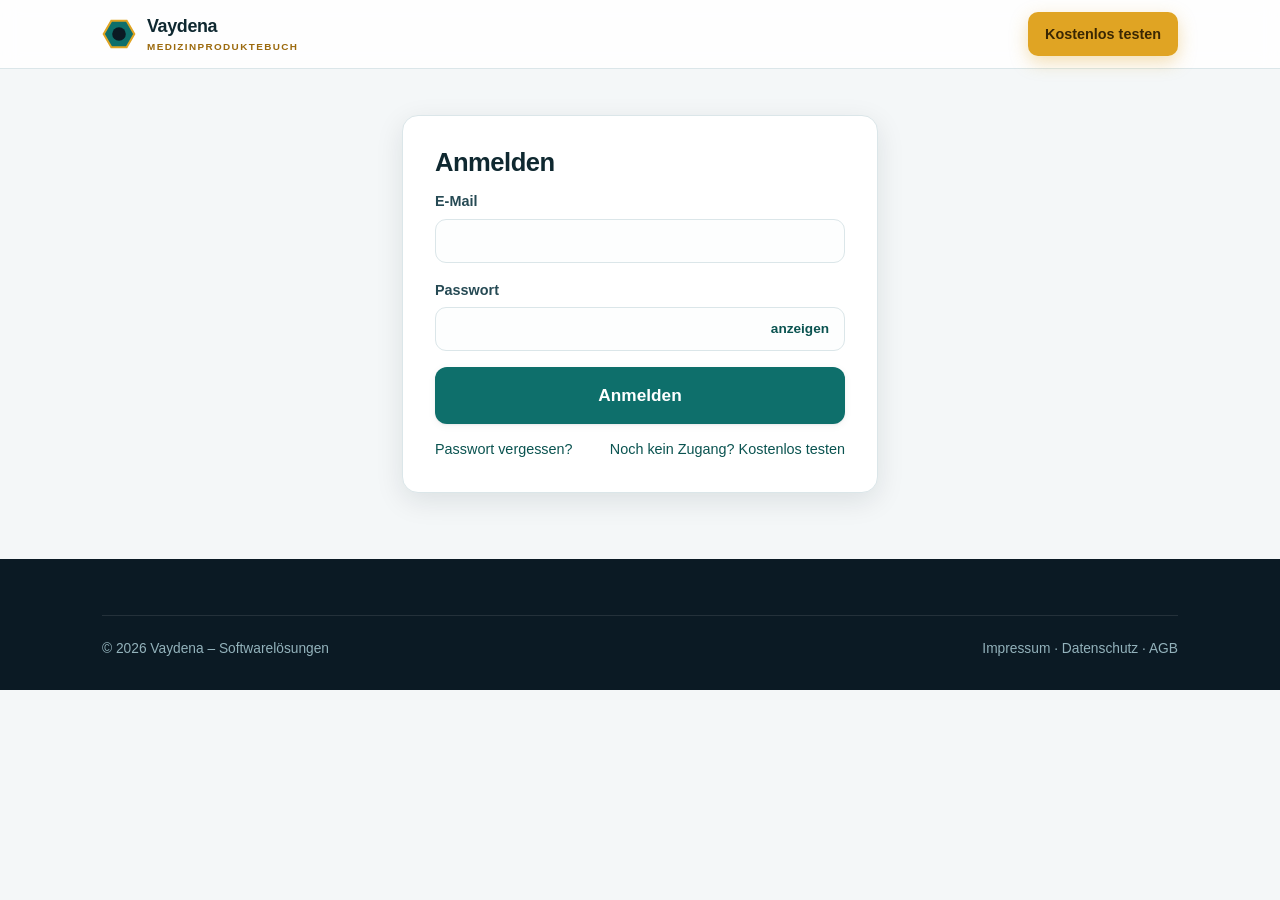
<file: app.html>
<!doctype html>
<html lang="de">
<head>
<meta charset="utf-8">
<meta name="viewport" content="width=device-width,initial-scale=1,viewport-fit=cover">
<title>Medizinproduktebuch – Vaydena Medizinproduktebuch</title>
<meta name="robots" content="noindex,nofollow">
<meta name="theme-color" content="#0b1a24">
<meta name="color-scheme" content="light dark">
<meta name="mobile-web-app-capable" content="yes">
<meta name="apple-mobile-web-app-capable" content="yes">
<meta name="apple-mobile-web-app-status-bar-style" content="black-translucent">
<meta name="apple-mobile-web-app-title" content="MP-Buch">
<meta name="application-name" content="Vaydena Medizinproduktebuch">
<link rel="manifest" href="manifest.webmanifest">
<link rel="icon" href="assets/icons/favicon-32.png" sizes="32x32">
<link rel="apple-touch-icon" href="assets/icons/apple-touch-icon.png">
<link rel="stylesheet" href="assets/app.css?v=20261002c">
<link rel="stylesheet" href="assets/mpb.css?v=20261002c">
</head>
<body class="app">
<header class="topbar">
  <a class="brand" href="app.html#uebersicht" aria-label="Vaydena Medizinproduktebuch – Startseite der App"><svg class="logo" viewBox="0 0 40 40" aria-hidden="true"><path d="M38 20 29 35.6H11L2 20 11 4.4h18z" fill="#0e6f6b"/><circle cx="20" cy="20" r="8" fill="#0b1a24"/><path d="M38 20 29 35.6H11L2 20 11 4.4h18z" fill="none" stroke="#e0a423" stroke-width="2.4"/></svg><span>Vaydena<small>Medizinproduktebuch</small></span></a>
  <span class="ttl" id="title">Medizinproduktebuch</span>
  <div class="spacer"></div>
  <button class="syncdot" id="syncdot" type="button" data-act="go-konto" title="Abgleich-Status – tippen für Details"><i></i><span>…</span></button>
</header>
<div class="shell">
  <nav class="sidenav" id="sidenav" aria-label="Hauptnavigation"></nav>
  <main class="main">
    <div class="inner">
      <div class="banners" id="banners"></div>
      <div id="view"><div class="splash"><div class="box"><div class="spinner"></div><p>Lade …</p></div></div></div>
    </div>
  </main>
</div>
<nav class="bottomnav" id="bottomnav" aria-label="Navigation"></nav>
<div class="moresheet" id="moresheet"></div>
<div id="modal" hidden></div>
<div id="overlay"></div>
<div class="toasts" id="toasts" aria-live="polite"></div>
<div id="printArea"></div>
<noscript><div class="splash"><div class="box"><p>Für Vaydena Medizinproduktebuch muss JavaScript aktiviert sein.</p></div></div></noscript>
<script src="assets/supabase.js"></script>
<script src="assets/auth.js"></script>
<script src="assets/html5-qrcode.min.js"></script>
<script src="assets/qrcode-generator.js"></script>
<script src="assets/mpb-store.js"></script>
<script src="assets/mpb-sync.js"></script>
<script src="assets/mpb-scan.js"></script>
<script src="assets/mpb-app.js"></script>
<script>
(function () {
  if (!("serviceWorker" in navigator)) return;
  if (location.protocol !== "https:" && location.hostname !== "localhost" && location.hostname !== "127.0.0.1") return;
  window.addEventListener("load", function () {
    navigator.serviceWorker.register("sw.js").then(function (reg) {
      reg.addEventListener("updatefound", function () {
        var w = reg.installing; if (!w) return;
        w.addEventListener("statechange", function () {
          if (w.state === "installed" && navigator.serviceWorker.controller && window.MPApp) MPApp.toast("Neue Version geladen – beim nächsten Start aktiv.", "ok", 4500);
        });
      });
    }).catch(function () {});
  });
})();
</script>
</body>
</html>
</file>
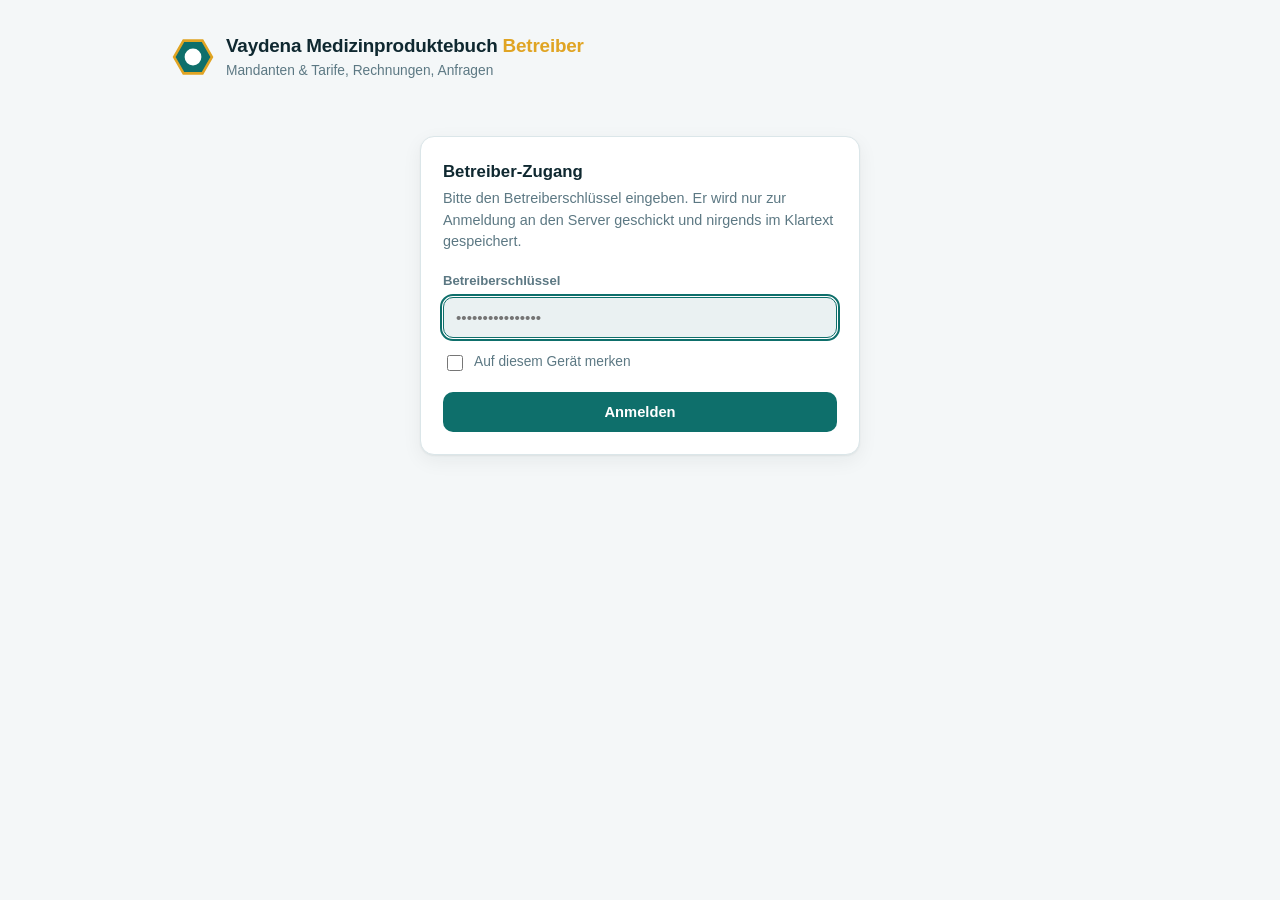
<file: betreiber.html>
<!doctype html>
<html lang="de">
<head>
<meta charset="utf-8">
<meta name="viewport" content="width=device-width, initial-scale=1">
<meta name="robots" content="noindex, nofollow">
<meta name="theme-color" content="#0b1a24">
<title>Betreiber · Vaydena Medizinproduktebuch</title>
<link rel="icon" href="assets/icons/favicon-32.png" sizes="32x32">
<style>
  :root{
    --bg:#f4f7f8; --surface:#ffffff; --surface-2:#eaf1f2; --border:#dbe6e9;
    --text:#0f2830; --muted:#5c7883; --brand:#0e6f6b; --brand-strong:#0a5350; --brand-ink:#ffffff;
    --gold:#e0a423; --gold-d:#9c6a0d;
    --ok:#1f7a4d; --ok-bg:#e4f4ea; --ok-bd:#bfe3cd;
    --warn:#8a5510; --warn-bg:#fbeecd; --warn-bd:#f0d6a8;
    --danger:#b3341f; --danger-bg:#fbe8e4; --danger-bd:#f0c4ba;
    --shadow:0 1px 2px rgba(11,26,36,.06), 0 6px 20px rgba(11,26,36,.06);
    --radius:14px;
  }
  @media (prefers-color-scheme: dark){
    :root{
      --bg:#0b1a24; --surface:#122b39; --surface-2:#16323f; --border:#264a54;
      --text:#e6f1f3; --muted:#93b2bb; --brand:#37b6c2; --brand-strong:#5cc9d3; --brand-ink:#062229;
      --gold:#e6b34a; --gold-d:#e6b34a;
      --ok:#49c78c; --ok-bg:#123a2c; --ok-bd:#1e5641;
      --warn:#e6b34a; --warn-bg:#3a2f14; --warn-bd:#5a4a1f;
      --danger:#ef7d6b; --danger-bg:#3a1a15; --danger-bd:#5e2b23;
      --shadow:0 1px 2px rgba(0,0,0,.3), 0 8px 24px rgba(0,0,0,.28);
    }
  }
  *{box-sizing:border-box}
  html,body{margin:0}
  body{
    background:var(--bg); color:var(--text); min-height:100vh;
    font-family:-apple-system,BlinkMacSystemFont,"Segoe UI",Roboto,Helvetica,Arial,sans-serif;
    line-height:1.5; -webkit-font-smoothing:antialiased;
    padding:24px 16px 64px;
  }
  a{color:var(--brand)}
  .wrap{max-width:940px;margin:0 auto}
  .brand{display:flex;align-items:center;gap:12px;margin:8px 2px 22px}
  .brand .mark{width:42px;height:42px;flex:0 0 auto;display:grid;place-items:center}
  .brand .mark svg{width:42px;height:42px}
  .brand h1{font-size:1.18rem;margin:0;letter-spacing:-.01em}
  .brand h1 b{color:var(--gold);font-weight:800}
  .brand p{margin:1px 0 0;color:var(--muted);font-size:.86rem}

  .card{background:var(--surface);border:1px solid var(--border);border-radius:var(--radius);box-shadow:var(--shadow)}
  .pad{padding:22px}

  /* ---- Buttons ---- */
  .btn{appearance:none;border:1px solid transparent;border-radius:10px;padding:11px 16px;
    font-size:.92rem;font-weight:600;font-family:inherit;cursor:pointer;transition:transform .06s, filter .15s}
  .btn:active{transform:scale(.98)}
  .btn[disabled]{opacity:.55;cursor:not-allowed}
  .btn-primary{background:var(--brand);color:var(--brand-ink)}
  .btn-primary:hover{filter:brightness(1.06)}
  .btn-ghost{background:var(--surface-2);color:var(--text);border-color:var(--border)}
  .btn-ghost:hover{filter:brightness(.98)}
  .btn-ok{background:var(--ok);color:#fff}
  .btn-danger{background:transparent;color:var(--danger);border-color:var(--danger-bd)}
  .btn-danger:hover{background:var(--danger-bg)}
  .btn-danger-solid{background:var(--danger);color:#fff}
  .btn-sm{padding:7px 13px;font-size:.85rem}
  .btn-xs{padding:5px 10px;font-size:.78rem;border-radius:8px}
  .btn-block{width:100%}

  /* ---- Form fields ---- */
  label.fld{display:block;font-size:.82rem;font-weight:600;color:var(--muted);margin:0 0 6px}
  input[type=password],input[type=text],input[type=search],input[type=number],textarea,select,input.search{
    width:100%;padding:11px 12px;border:1px solid var(--border);border-radius:10px;
    background:var(--surface-2);color:var(--text);font-size:.95rem;font-family:inherit}
  textarea{line-height:1.45;resize:vertical;min-height:80px}
  input:focus,textarea:focus,select:focus{outline:2px solid var(--brand);outline-offset:1px;border-color:var(--brand)}
  .msg{margin-top:12px;font-size:.86rem;font-weight:600;display:none}
  .msg.err{display:block;color:var(--danger)}
  .msg.ok{display:block;color:var(--ok)}
  .muted{color:var(--muted)}
  .mono{font-family:ui-monospace,Consolas,monospace;font-size:.82rem;word-break:break-all}

  /* ---- Login ---- */
  #login{max-width:440px;margin:6vh auto 0}
  #login h2{margin:0 0 4px;font-size:1.05rem}
  #login p.sub{margin:0 0 18px;color:var(--muted);font-size:.9rem}
  .remember{display:flex;align-items:center;gap:8px;margin:14px 0 18px;color:var(--muted);font-size:.86rem}
  .remember input{width:16px;height:16px;accent-color:var(--brand)}

  /* ---- App / Toolbar ---- */
  #app{display:none}
  .toolbar{display:flex;gap:10px;align-items:center;flex-wrap:wrap;margin:0 2px 16px}
  .toolbar .views{display:flex;gap:6px;flex-wrap:wrap}
  .toolbar .spacer{flex:1}

  .bar{display:flex;gap:10px;flex-wrap:wrap;align-items:center;margin:0 2px 14px}
  .bar .search{flex:1 1 220px;min-width:0}
  .bar select{min-width:200px;flex:0 0 auto}
  .bar .cnt{color:var(--muted);font-size:.86rem}
  .summary{display:flex;gap:16px;flex-wrap:wrap;margin:0 2px 16px;color:var(--muted);font-size:.86rem}
  .summary b{color:var(--text)}

  /* ---- Tables ---- */
  .tablewrap{overflow-x:auto;border-radius:var(--radius)}
  table{width:100%;border-collapse:collapse;min-width:720px}
  thead th{font-size:.74rem;text-transform:uppercase;letter-spacing:.04em;color:var(--muted);
    text-align:left;font-weight:700;padding:12px 14px;border-bottom:1px solid var(--border);white-space:nowrap}
  thead th.num,tbody td.num{text-align:right;font-variant-numeric:tabular-nums}
  tbody td{padding:13px 14px;border-bottom:1px solid var(--border);vertical-align:middle}
  tbody tr:last-child td{border-bottom:none}
  tbody tr.click{cursor:pointer}
  tbody tr.click:hover td{background:var(--surface-2)}
  .pname{font-weight:600}
  .pmeta{color:var(--muted);font-size:.78rem;margin-top:2px}
  td.act{text-align:right;white-space:nowrap}
  td.act .btn{margin-left:8px}

  /* ---- Pills ---- */
  .pill{display:inline-flex;align-items:center;gap:6px;font-size:.78rem;font-weight:700;
    padding:4px 10px;border-radius:999px;border:1px solid;white-space:nowrap}
  .pill::before{content:"";width:7px;height:7px;border-radius:50%}
  .pill.on{color:var(--ok);background:var(--ok-bg);border-color:var(--ok-bd)}
  .pill.on::before{background:var(--ok)}
  .pill.off{color:var(--danger);background:var(--danger-bg);border-color:var(--danger-bd)}
  .pill.off::before{background:var(--danger)}
  .pill.warn{color:var(--warn);background:var(--warn-bg);border-color:var(--warn-bd)}
  .pill.warn::before{background:var(--gold)}
  .pill.trial{color:var(--warn);background:var(--warn-bg);border-color:var(--warn-bd)}
  .pill.trial::before{background:var(--gold)}
  .pill.paid{color:var(--ok);background:var(--ok-bg);border-color:var(--ok-bd)}
  .pill.paid::before{background:var(--ok)}
  .pill.open{color:var(--danger);background:var(--danger-bg);border-color:var(--danger-bd)}
  .pill.open::before{background:var(--danger)}
  .pill.canceled{color:var(--muted);background:var(--surface-2);border-color:var(--border)}
  .pill.canceled::before{background:var(--muted)}
  .pill.new{color:var(--brand);background:var(--surface-2);border-color:var(--border)}
  .pill.new::before{background:var(--brand)}
  button.pill{cursor:pointer;font:inherit}
  button.pill:hover{filter:brightness(.97)}
  button.pill:disabled{cursor:default}

  /* ---- Stats / Leads ---- */
  .cards{display:grid;grid-template-columns:repeat(auto-fit,minmax(170px,1fr));gap:14px}
  .stat{background:var(--surface);border:1px solid var(--border);border-radius:var(--radius);padding:18px 20px;box-shadow:var(--shadow)}
  .stat .n{font-size:1.9rem;font-weight:800;letter-spacing:-.02em;color:var(--brand-strong)}
  .stat .l{font-size:.78rem;color:var(--muted);font-weight:800;text-transform:uppercase;letter-spacing:.05em;margin-top:2px}
  .lead{background:var(--surface);border:1px solid var(--border);border-radius:var(--radius);padding:16px 18px;margin-bottom:12px;box-shadow:var(--shadow)}
  .lead .h{display:flex;justify-content:space-between;gap:12px;flex-wrap:wrap;font-size:.92rem}
  .lead .m{white-space:pre-wrap;margin:8px 0 0;font-size:.95rem;color:var(--text)}

  .empty{padding:40px 20px;text-align:center;color:var(--muted)}
  .note{margin:18px 2px 0;color:var(--muted);font-size:.8rem}

  /* ---- Toast ---- */
  #toast{position:fixed;left:50%;bottom:26px;transform:translateX(-50%) translateY(20px);
    background:var(--text);color:var(--bg);padding:11px 18px;border-radius:10px;font-size:.9rem;font-weight:600;
    box-shadow:0 8px 30px rgba(0,0,0,.25);opacity:0;pointer-events:none;transition:opacity .2s, transform .2s;max-width:90vw;text-align:center;z-index:90}
  #toast.show{opacity:1;transform:translateX(-50%) translateY(0)}
  #toast.ok{background:var(--ok);color:#fff}
  #toast.err{background:var(--danger);color:#fff}
  .spin{display:inline-block;width:15px;height:15px;border:2px solid currentColor;border-right-color:transparent;
    border-radius:50%;animation:sp .7s linear infinite;vertical-align:-2px;margin-right:7px}
  @keyframes sp{to{transform:rotate(360deg)}}
  @media (prefers-reduced-motion: reduce){.spin{animation:none}}

  /* ---- Modals ---- */
  .modal-back{position:fixed;inset:0;background:rgba(4,20,22,.55);display:none;align-items:flex-start;
    justify-content:center;padding:22px 14px;overflow:auto;z-index:60}
  .modal-back.show{display:flex}
  .modal{max-width:680px;width:100%;margin:18px auto 40px}
  .modal.narrow{max-width:640px}
  .modal-h{display:flex;align-items:center;justify-content:space-between;gap:12px;
    padding:16px 22px;border-bottom:1px solid var(--border);position:sticky;top:0;background:var(--surface);
    border-radius:var(--radius) var(--radius) 0 0;z-index:1}
  .modal-h h2{margin:0;font-size:1.02rem;min-width:0;overflow:hidden;text-overflow:ellipsis;white-space:nowrap}
  .modal-h .x{background:none;border:none;color:var(--muted);font-size:1.05rem;cursor:pointer;padding:4px 9px;border-radius:8px;flex:0 0 auto}
  .modal-h .x:hover{background:var(--surface-2);color:var(--text)}
  .modal-b{padding:18px 22px}
  .modal-f{display:flex;justify-content:space-between;gap:10px;padding:15px 22px;border-top:1px solid var(--border);
    position:sticky;bottom:0;background:var(--surface);border-radius:0 0 var(--radius) var(--radius)}

  /* ---- Tenant detail boxes ---- */
  .box{background:var(--surface-2);border:1px solid var(--border);border-radius:12px;padding:16px 18px;margin-bottom:14px}
  .box:last-child{margin-bottom:0}
  .box h3{font-size:.95rem;margin:0 0 12px}
  .box.danger{border-color:var(--danger-bd);background:var(--danger-bg)}
  .kv{display:grid;grid-template-columns:auto 1fr;gap:6px 14px;font-size:.9rem}
  .kv .k{color:var(--muted);font-weight:700}
  .row{display:flex;gap:10px;flex-wrap:wrap;align-items:flex-end}
  .row .f{flex:1 1 140px;min-width:0}
  .row .f label.fld{margin-bottom:4px}
  .subtable{overflow-x:auto}
  .subtable table{min-width:520px}

  /* ---- Posteingang ---- */
  .mailrow{cursor:pointer}
  .mailrow:hover td{background:var(--surface-2)}
  .mailrow.unseen .mfrom,.mailrow.unseen .msubj{font-weight:700}
  .mfrom{font-weight:600}
  .mailhead{background:var(--surface-2);border:1px solid var(--border);border-radius:10px;padding:12px 14px;font-size:.86rem;margin-bottom:14px}
  .mailhead div{display:flex;gap:8px;min-width:0}
  .mailhead b{flex:0 0 58px;color:var(--muted);font-weight:600}
  .mailhead span{min-width:0;overflow-wrap:anywhere}
  .attrow{display:flex;gap:8px;flex-wrap:wrap;margin:0 0 14px}
  .attchip{display:inline-flex;align-items:center;gap:7px;padding:7px 12px;border:1px solid var(--border);
    border-radius:999px;background:var(--surface-2);color:var(--text);font:inherit;font-size:.82rem;font-weight:600;cursor:pointer;max-width:100%}
  .attchip:hover{border-color:var(--brand);color:var(--brand)}
  .attchip .asize{color:var(--muted);font-weight:400}
  .mailbody-pre{white-space:pre-wrap;font-family:inherit;font-size:.92rem;line-height:1.55;margin:0;overflow-wrap:anywhere;max-height:56vh;overflow:auto}
  .mailframe{width:100%;height:56vh;border:1px solid var(--border);border-radius:10px;background:#fff}
  td.mailact{text-align:right;white-space:nowrap;width:1%}
  .mail-del{padding:6px 10px;font-size:.95rem;line-height:1;background:transparent;border-color:var(--border);color:var(--muted)}
  .mail-del:hover{color:var(--danger);border-color:var(--danger-bd);background:var(--danger-bg)}
</style>
</head>
<body>
<div class="wrap">

  <div class="brand">
    <span class="mark" aria-hidden="true">
      <svg viewBox="0 0 40 40" width="42" height="42"><path d="M38 20 29 35.6H11L2 20 11 4.4h18z" fill="#0e6f6b"/><circle cx="20" cy="20" r="8" fill="#fff"/><path d="M38 20 29 35.6H11L2 20 11 4.4h18z" fill="none" stroke="#e0a423" stroke-width="2.4"/></svg>
    </span>
    <div>
      <h1>Vaydena&nbsp;Medizinproduktebuch <b>Betreiber</b></h1>
      <p>Mandanten &amp; Tarife, Rechnungen, Anfragen</p>
    </div>
  </div>

  <!-- ================= LOGIN ================= -->
  <div id="login" class="card pad">
    <h2>Betreiber-Zugang</h2>
    <p class="sub">Bitte den Betreiberschlüssel eingeben. Er wird nur zur Anmeldung an den Server geschickt und nirgends im Klartext gespeichert.</p>
    <form id="loginForm" autocomplete="off" novalidate>
      <label class="fld" for="akey">Betreiberschlüssel</label>
      <input id="akey" type="password" placeholder="••••••••••••••••" autocomplete="current-password" spellcheck="false">
      <div class="remember">
        <input id="remember" type="checkbox"><label for="remember" style="margin:0;font-weight:500">Auf diesem Gerät merken</label>
      </div>
      <button class="btn btn-primary btn-block" id="loginBtn" type="submit">Anmelden</button>
      <div id="loginMsg" class="msg" role="alert"></div>
    </form>
  </div>

  <!-- ================= APP ================= -->
  <div id="app">
    <div class="toolbar">
      <div class="views">
        <button class="btn btn-primary btn-sm" type="button" data-view="tenants">Mandanten</button>
        <button class="btn btn-ghost btn-sm" type="button" data-view="invoices">Rechnungen</button>
        <button class="btn btn-ghost btn-sm" type="button" data-view="leads">Anfragen</button>
        <button class="btn btn-ghost btn-sm" type="button" data-view="stats">Statistik</button>
      </div>
      <div class="spacer"></div>
      <button class="btn btn-ghost btn-sm" type="button" id="refreshBtn">Aktualisieren</button>
      <button class="btn btn-ghost btn-sm" type="button" id="exportBtn" title="Mandanten, Rechnungen &amp; Anfragen als JSON-Backup herunterladen">Export</button>
      <button class="btn btn-ghost btn-sm" type="button" id="logoutBtn">Abmelden</button>
    </div>

    <!-- Mandanten -->
    <section id="view-tenants">
      <div class="bar">
        <input class="search" id="tSearch" type="search" placeholder="Suche Einrichtung / E-Mail …" autocomplete="off">
        <select id="tFilter">
          <option value="">Alle</option>
          <option value="active">Aktiv nutzbar</option>
          <option value="inactive">Nicht nutzbar (abgelaufen/gesperrt)</option>
          <option value="trial">Testphase</option>
          <option value="paying">Bezahlte Tarife</option>
          <option value="open">Mit offenen Rechnungen</option>
        </select>
        <span class="cnt" id="tCount"></span>
      </div>
      <div class="card">
        <div class="tablewrap">
          <table>
            <thead><tr><th>Einrichtung</th><th>Tarif</th><th>Abo</th><th>Bis</th><th class="num">Nutzer</th><th class="num">Geräte</th><th class="num">Offen</th><th>Angelegt</th></tr></thead>
            <tbody id="tRows"><tr><td colspan="8" class="muted">Lade …</td></tr></tbody>
          </table>
        </div>
      </div>
      <p class="note">Auf eine Zeile klicken öffnet die Mandanten-Verwaltung (Tarif, Zugang, Rechnungen, Nutzer). „Offen“ = offene Rechnungen.</p>
    </section>

    <!-- Rechnungen -->
    <section id="view-invoices" hidden>
      <div class="bar">
        <select id="iFilter">
          <option value="open">Offen</option>
          <option value="paid">Bezahlt</option>
          <option value="void">Storniert</option>
          <option value="">Alle</option>
        </select>
        <span class="cnt" id="iCount"></span>
      </div>
      <div class="card">
        <div class="tablewrap">
          <table>
            <thead><tr><th>Nr.</th><th>Einrichtung</th><th>Tarif</th><th class="num">Betrag</th><th>Status</th><th>Ausgestellt</th><th>Fällig</th><th style="text-align:right">Aktion</th></tr></thead>
            <tbody id="iRows"><tr><td colspan="8" class="muted">Lade …</td></tr></tbody>
          </table>
        </div>
      </div>
      <p class="note">Zahlungseingang prüfen (Verwendungszweck = Rechnungsnummer), dann „Bezahlt“: Der Tarif wird sofort um die Laufzeit verlängert und der Kunde erhält eine Bestätigung. „Link“ kopiert die Zahlseite.</p>
    </section>

    <!-- Anfragen -->
    <section id="view-leads" hidden>
      <div class="bar"><span class="cnt" id="lCount"></span></div>
      <div id="leads"><p class="muted">Lade …</p></div>
    </section>

    <!-- Statistik -->
    <section id="view-stats" hidden>
      <div class="cards" id="stats"></div>
    </section>

    <!-- Posteingang -->
    <section id="view-mail" hidden>
      <div class="summary" id="mailSummary"></div>
      <div class="card">
        <div class="tablewrap">
          <table>
            <thead><tr><th>Von</th><th>Betreff</th><th class="num">Datum</th><th></th></tr></thead>
            <tbody id="mailRows"></tbody>
          </table>
        </div>
        <div class="empty" id="mailLoading" hidden><span class="spin"></span>Postfach wird geladen…</div>
        <div class="empty" id="mailEmpty" hidden>Der Posteingang ist leer.</div>
        <div class="empty" id="mailError" hidden></div>
      </div>
      <p class="note">Zeigt die neuesten 50 E-Mails aus dem gemeinsamen Kontakt-Postfach (kontakt@vaydena.de). Öffnen markiert die E-Mail auch im Postfach als gelesen. Das Papierkorb-Symbol entfernt sie aus dem Posteingang – hat das Postfach einen Papierkorb, landet sie dort und lässt sich im Webmail wiederherstellen.</p>
    </section>
  </div>

</div>

<!-- ================= MANDANTEN-MODAL ================= -->
<div id="tmBack" class="modal-back" role="dialog" aria-modal="true" aria-labelledby="tmTitle">
  <div class="modal card">
    <div class="modal-h">
      <h2 id="tmTitle">Mandant</h2>
      <button class="x" id="tmClose" type="button" aria-label="Schließen">✕</button>
    </div>
    <div class="modal-b" id="tmBody"></div>
  </div>
</div>

<!-- ================= MAIL-MODAL ================= -->
<div id="mailBack" class="modal-back" role="dialog" aria-modal="true" aria-labelledby="mailTitle">
  <div class="modal narrow card" style="max-width:760px">
    <div class="modal-h">
      <h2 id="mailTitle">E-Mail</h2>
      <button class="x" id="mailClose" type="button" aria-label="Schließen">✕</button>
    </div>
    <div class="modal-b">
      <div class="mailhead" id="mailMeta"></div>
      <div class="attrow" id="mailAtt" hidden></div>
      <div id="mailContent"><div class="empty"><span class="spin"></span>E-Mail wird geladen…</div></div>
      <div style="margin-top:12px">
        <button class="btn btn-ghost btn-sm" id="mailImgBtn" type="button" hidden>Externe Bilder laden</button>
      </div>
    </div>
    <div class="modal-f">
      <button class="btn btn-danger" id="mailDelBtn" type="button">Löschen</button>
      <button class="btn btn-ghost" id="mailCloseBtn" type="button">Schließen</button>
    </div>
  </div>
</div>

<div id="toast" role="status" aria-live="polite"></div>

<script src="assets/auth.js"></script>
<script>
(function () {
  "use strict";
  var $ = function (id) { return document.getElementById(id); };
  var e = MP.esc;
  var KEY = 'mp_admin_key';
  var PLANS = { trial: 'Test', starter: 'Starter', team: 'Team', business: 'Business' };

  var key = '';
  try { key = sessionStorage.getItem(KEY) || localStorage.getItem(KEY) || ''; } catch (err) { key = ''; }

  function setKey(v, persist) {
    try { sessionStorage.setItem(KEY, v); if (persist) { localStorage.setItem(KEY, v); } else { localStorage.removeItem(KEY); } } catch (err) {}
  }
  function clearKey() { try { sessionStorage.removeItem(KEY); localStorage.removeItem(KEY); } catch (err) {} }

  // ---------- Toast ----------
  var toastTimer = null;
  function toast(text, isErr) {
    var t = $('toast'); t.textContent = text; t.className = 'show' + (isErr ? ' err' : ' ok');
    clearTimeout(toastTimer); toastTimer = setTimeout(function () { t.className = ''; }, isErr ? 5000 : 2800);
  }
  function showMsg(el, kind, text) { el.className = 'msg ' + kind; el.textContent = text; }

  // ---------- Clipboard ----------
  function fallbackCopy(t) {
    try { var ta = document.createElement('textarea'); ta.value = t; ta.style.position = 'fixed'; ta.style.opacity = '0'; document.body.appendChild(ta); ta.select(); var ok = document.execCommand('copy'); document.body.removeChild(ta); return ok; } catch (err) { return false; }
  }
  function copyText(t) {
    if (navigator.clipboard && navigator.clipboard.writeText) return navigator.clipboard.writeText(t).then(function () { return true; }, function () { return fallbackCopy(t); });
    return Promise.resolve(fallbackCopy(t));
  }

  // ---------- API ----------
  function call(action, payload) {
    return MP.adminCall(key, action, payload).then(function (r) {
      if (r.status === 401) { logout('Der Schlüssel ist ungültig. Bitte erneut anmelden.'); return { status: 401, data: { error: 'unauthorized' } }; }
      return r;
    });
  }
  // Posteingang läuft über die eigene Funktion mpb-mail (in diesem Produkt nicht eingerichtet, Reiter ausgeblendet).
  function mailCall(action, payload) {
    var body = Object.assign({ action: action }, payload || {});
    return fetch(MP.FN + '/mpb-mail', {
      method: 'POST',
      headers: { 'Content-Type': 'application/json', 'apikey': MP.SB_KEY, 'Authorization': 'Bearer ' + MP.SB_KEY, 'x-admin-key': key },
      body: JSON.stringify(body)
    }).then(function (r) {
      return r.text().then(function (t) {
        var d; try { d = t ? JSON.parse(t) : {}; } catch (err) { d = { error: 'bad_response' }; }
        if (r.status === 401) { logout('Der Schlüssel ist ungültig. Bitte erneut anmelden.'); }
        return { status: r.status, data: d };
      });
    }).catch(function () { return { status: 0, data: { error: 'offline' } }; });
  }

  // ---------- Login / Session ----------
  function logout(msgText) {
    clearKey(); key = '';
    MAILS = []; mailLoaded = false;
    $('app').style.display = 'none';
    closeTenant(); hideMailModal();
    $('login').style.display = '';
    if (msgText) showMsg($('loginMsg'), 'err', msgText);
    setTimeout(function () { try { $('akey').focus(); } catch (err) {} }, 50);
  }
  function start() {
    $('login').style.display = 'none';
    $('app').style.display = 'block';
    switchView('tenants');
  }

  $('loginForm').addEventListener('submit', function (ev) {
    ev.preventDefault();
    var k = ($('akey').value || '').trim();
    $('loginMsg').className = 'msg';
    if (k.length < 16) return showMsg($('loginMsg'), 'err', 'Bitte den vollständigen Schlüssel eingeben.');
    var btn = $('loginBtn'); btn.disabled = true; btn.innerHTML = '<span class="spin"></span>Prüfe…';
    MP.adminCall(k, 'ping').then(function (r) {
      btn.disabled = false; btn.innerHTML = 'Anmelden';
      if (r.data && r.data.ok) {
        key = k; setKey(k, $('remember').checked);
        $('akey').value = ''; start();
      } else {
        showMsg($('loginMsg'), 'err', r.status === 401 ? 'Schlüssel falsch.' : MP.errText(r));
      }
    });
  });
  $('logoutBtn').addEventListener('click', function () { logout(); });

  // ---------- Views ----------
  var VIEW = 'tenants';
  function showEl(el, on) { if (el) el.hidden = !on; }
  function switchView(v) {
    VIEW = v;
    ['tenants', 'invoices', 'leads', 'stats', 'mail'].forEach(function (name) {
      showEl($('view-' + name), name === v);
    });
    document.querySelectorAll('.views button').forEach(function (b) {
      var on = b.getAttribute('data-view') === v;
      b.className = 'btn btn-sm ' + (on ? 'btn-primary' : 'btn-ghost');
    });
    if (v === 'tenants') loadTenants();
    else if (v === 'invoices') loadInvoices();
    else if (v === 'leads') loadLeads();
    else if (v === 'stats') loadStats();
    else if (v === 'mail') { if (!mailLoaded) loadMails(); }
  }
  document.querySelectorAll('.views button').forEach(function (b) {
    b.addEventListener('click', function () { switchView(b.getAttribute('data-view')); });
  });
  $('refreshBtn').addEventListener('click', function () {
    if (VIEW === 'mail') loadMails(); else switchView(VIEW);
  });

  // ---------- Export ----------
  var busy = false;
  function exportData() {
    if (busy) return; busy = true;
    var btn = $('exportBtn'); btn.disabled = true;
    toast('Backup wird erstellt…');
    Promise.all([call('list_tenants'), call('list_invoices', {}), call('list_leads'), call('stats')]).then(function (res) {
      var t = res[0], iv = res[1], l = res[2], s = res[3];
      if (!(t.data && t.data.ok)) { toast(MP.errText(t), true); return; }
      var backup = {
        product: 'vaydena-mpbuch', exported_at: new Date().toISOString(),
        counts: {
          tenants: (t.data.tenants || []).length,
          invoices: ((iv.data && iv.data.invoices) || []).length,
          leads: ((l.data && l.data.leads) || []).length
        },
        tenants: t.data.tenants || [],
        invoices: (iv.data && iv.data.invoices) || [],
        leads: (l.data && l.data.leads) || [],
        stats: (s.data && s.data.stats) || {}
      };
      var blob = new Blob([JSON.stringify(backup, null, 2)], { type: 'application/json' });
      var a = document.createElement('a');
      a.href = URL.createObjectURL(blob);
      a.download = 'vaydena-mpbuch-backup-' + new Date().toISOString().slice(0, 10) + '.json';
      document.body.appendChild(a); a.click(); a.remove();
      setTimeout(function () { URL.revokeObjectURL(a.href); }, 5000);
      toast('Backup gespeichert (' + backup.counts.tenants + ' Mandanten, ' + backup.counts.invoices + ' Rechnungen)');
    }).catch(function () { toast('Export fehlgeschlagen.', true); }).then(function () { busy = false; btn.disabled = false; });
  }
  $('exportBtn').addEventListener('click', exportData);

  // ---------- Mandanten ----------
  var tenants = [];
  function subPill(t) {
    var s = t.sub || {};
    if (s.active) {
      if (s.reason === 'grace') return '<span class="pill warn">Kulanz' + (s.days_left != null ? ' · ' + s.days_left + ' T.' : '') + '</span>';
      if (t.plan === 'trial') return '<span class="pill trial">Test' + (s.days_left != null ? ' · ' + s.days_left + ' T.' : '') + '</span>';
      return '<span class="pill on">Aktiv' + (s.days_left != null ? ' · ' + s.days_left + ' T.' : '') + '</span>';
    }
    var m = { gesperrt: 'Gesperrt', trial_expired: 'Test abgelaufen', unpaid: 'Unbezahlt', expired: 'Abgelaufen' };
    return '<span class="pill off">' + (m[s.reason] || 'Inaktiv') + '</span>';
  }
  function loadTenants() {
    $('tRows').innerHTML = '<tr><td colspan="8" class="muted">Lade …</td></tr>';
    call('list_tenants').then(function (r) {
      if (!(r.data && r.data.ok)) { $('tRows').innerHTML = '<tr><td colspan="8" class="muted">Fehler: ' + e(MP.errText(r)) + '</td></tr>'; return; }
      tenants = r.data.tenants || []; renderTenants();
    });
  }
  function renderTenants() {
    var q = ($('tSearch').value || '').trim().toLowerCase(), f = $('tFilter').value;
    var rows = tenants.filter(function (t) {
      var hay = ((t.name || '') + ' ' + (t.contact_email || '') + ' ' + ((t.billing && t.billing.email) || '') + ' ' + (t.notiz || '')).toLowerCase();
      if (q && hay.indexOf(q) < 0) return false;
      var s = t.sub || {};
      if (f === 'active') return !!s.active;
      if (f === 'inactive') return !s.active;
      if (f === 'trial') return t.plan === 'trial';
      if (f === 'paying') return t.plan !== 'trial';
      if (f === 'open') return t.open_invoices > 0;
      return true;
    });
    $('tCount').textContent = rows.length + ' von ' + tenants.length;
    $('tRows').innerHTML = rows.length ? rows.map(function (t) {
      return '<tr class="click" data-id="' + e(t.id) + '"><td><div class="pname">' + e(t.name) + '</div><div class="pmeta">' + e(t.contact_email || '') + '</div></td>' +
        '<td>' + e(t.plan_label) + '</td><td>' + subPill(t) + (t.status === 'gesperrt' ? ' <span class="pill off">gesperrt</span>' : '') + '</td>' +
        '<td>' + e(t.plan === 'trial' ? t.trial_ends_dmy : (t.paid_until_dmy || '–')) + '</td>' +
        '<td class="num">' + e(t.members) + '</td><td class="num">' + e(t.devices) + '</td><td class="num">' + (t.open_invoices ? e(t.open_invoices) : '') + '</td><td>' + e(t.created_dmy) + '</td></tr>';
    }).join('') : '<tr><td colspan="8" class="muted">Keine Mandanten gefunden.</td></tr>';
  }
  $('tSearch').addEventListener('input', renderTenants);
  $('tFilter').addEventListener('change', renderTenants);
  $('tRows').addEventListener('click', function (ev) {
    var tr = ev.target.closest ? ev.target.closest('tr[data-id]') : null;
    if (tr) openTenant(tr.getAttribute('data-id'));
  });

  // ---------- Mandanten-Modal ----------
  var cur = null;
  function showTenantModal() { $('tmBack').classList.add('show'); document.body.style.overflow = 'hidden'; }
  function closeTenant() { $('tmBack').classList.remove('show'); if (!isMailOpen()) document.body.style.overflow = ''; cur = null; }
  function openTenant(id) {
    showTenantModal();
    $('tmBody').innerHTML = '<p class="muted">Lade …</p>';
    call('get_tenant', { tenant_id: id }).then(function (r) {
      if (!(r.data && r.data.ok)) { toast(MP.errText(r), true); closeTenant(); return; }
      cur = r.data; renderTenant();
    });
  }
  $('tmClose').addEventListener('click', closeTenant);
  $('tmBack').addEventListener('click', function (ev) { if (ev.target === $('tmBack')) closeTenant(); });

  function kv(k, v) { return '<span class="k">' + k + '</span><span>' + v + '</span>'; }
  function invRow(v) {
    var st = { open: '<span class="pill open">offen</span>', paid: '<span class="pill paid">bezahlt</span>', void: '<span class="pill canceled">storniert</span>' }[v.status] || e(v.status);
    var acts = '';
    if (v.status === 'open') acts += '<button class="btn btn-primary btn-xs" type="button" data-act="paid" data-id="' + e(v.id) + '">Bezahlt</button> <button class="btn btn-ghost btn-xs" type="button" data-act="void" data-id="' + e(v.id) + '">Storno</button> ';
    if (v.status === 'void') acts += '<button class="btn btn-ghost btn-xs" type="button" data-act="open" data-id="' + e(v.id) + '">Wieder öffnen</button> ';
    acts += '<button class="btn btn-ghost btn-xs" type="button" data-act="link" data-link="' + e(v.link) + '">Link</button>';
    return '<tr><td>' + e(v.number) + '</td><td>' + e(v.plan_label) + ' / ' + (v.period === 'jahr' ? 'Jahr' : 'Monat') + '</td><td class="num">' + e(MP.euro(v.amount_cents)) + '</td>' +
      '<td>' + st + (v.status === 'paid' && v.paid_dmy ? '<br><span class="muted" style="font-size:.78rem">' + e(v.paid_dmy) + '</span>' : '') + '</td><td>' + e(v.due_dmy) + '</td><td class="act">' + acts + '</td></tr>';
  }
  function renderTenant() {
    var t = cur.tenant, c = cur.counts || {}, b = t.billing || {};
    $('tmTitle').textContent = t.name;
    var h = '';
    h += '<div class="box"><h3>Übersicht</h3><div class="kv">' +
      kv('Tarif', e(t.plan_label) + ' ' + subPill(t)) +
      kv('Zugang', t.status === 'aktiv' ? '<span class="pill on">aktiv</span>' : '<span class="pill off">gesperrt</span>') +
      kv('Test bis', e(t.trial_ends_dmy || '–')) + kv('Bezahlt bis', e(t.paid_until_dmy || '–')) +
      kv('Kontakt', e(t.contact_email || '–')) +
      kv('Rechnung an', e([b.recipient, b.street, [b.zip, b.city].filter(Boolean).join(' '), b.email].filter(Boolean).join(', ') || '–')) +
      kv('Inventar-Präfix', e(t.inv_prefix)) + kv('Angelegt', e(t.created_dmy)) +
      kv('Nutzer / Geräte', e(t.members) + ' / ' + e(t.devices)) +
      kv('Standorte / Einträge', e(c.locations || 0) + ' / ' + e(c.entries || 0) + (c.last_entry_dmy ? ' (zuletzt ' + e(c.last_entry_dmy) + ')' : '')) +
      kv('ID', '<span class="mono">' + e(t.id) + '</span>') + '</div></div>';
    h += '<div class="box"><h3>Tarif setzen</h3><div class="row">' +
      '<div class="f"><label class="fld" for="fPlan">Tarif</label><select id="fPlan">' + Object.keys(PLANS).map(function (p) { return '<option value="' + p + '"' + (p === t.plan ? ' selected' : '') + '>' + PLANS[p] + '</option>'; }).join('') + '</select></div>' +
      '<div class="f"><label class="fld" for="fMonths">+ Monate bezahlt</label><input id="fMonths" type="number" min="0" max="60" value="0"></div>' +
      '<div class="f"><label class="fld" for="fTrial">Testtage (nur Test)</label><input id="fTrial" type="number" min="0" max="365" value="0"></div>' +
      '<button class="btn btn-primary btn-sm" type="button" id="bPlan">Speichern</button></div>' +
      '<p class="note" style="margin-top:10px">„+ Monate“ verlängert „Bezahlt bis“ ab heute bzw. ab dem bisherigen Enddatum. Normalerweise passiert das automatisch über „Bezahlt“ bei der Rechnung.</p></div>';
    h += '<div class="box"><h3>Zugang</h3><div class="row"><button class="btn btn-sm ' + (t.status === 'aktiv' ? 'btn-danger' : 'btn-ok') + '" type="button" id="bStatus">' + (t.status === 'aktiv' ? 'Mandant sperren' : 'Mandant freischalten') + '</button></div></div>';
    h += '<div class="box"><h3>Notiz (intern)</h3><textarea id="fNote">' + e(t.notiz || '') + '</textarea><div style="margin-top:10px"><button class="btn btn-primary btn-sm" type="button" id="bNote">Notiz speichern</button></div></div>';
    h += '<div class="box"><h3>Rechnung erstellen</h3><div class="row">' +
      '<div class="f"><label class="fld" for="fIPlan">Tarif</label><select id="fIPlan"><option value="starter"' + (t.plan === 'starter' ? ' selected' : '') + '>Starter</option><option value="team"' + (t.plan === 'team' || t.plan === 'trial' ? ' selected' : '') + '>Team</option><option value="business"' + (t.plan === 'business' ? ' selected' : '') + '>Business</option></select></div>' +
      '<div class="f"><label class="fld" for="fIPeriod">Laufzeit</label><select id="fIPeriod"><option value="monat">1 Monat</option><option value="jahr">12 Monate</option></select></div>' +
      '<button class="btn btn-primary btn-sm" type="button" id="bInv">Rechnung anlegen &amp; mailen</button></div></div>';
    h += '<div class="box"><h3>Rechnungen (' + cur.invoices.length + ')</h3>' + (cur.invoices.length ?
      '<div class="subtable"><table><thead><tr><th>Nr.</th><th>Tarif</th><th class="num">Betrag</th><th>Status</th><th>Fällig</th><th style="text-align:right">Aktion</th></tr></thead><tbody>' + cur.invoices.map(invRow).join('') + '</tbody></table></div>' :
      '<p class="muted" style="margin:0">Noch keine Rechnungen.</p>') + '</div>';
    h += '<div class="box"><h3>Nutzer (' + cur.members.length + ')</h3><div class="subtable"><table><thead><tr><th>Name</th><th>E-Mail</th><th>Rolle</th><th>Status</th><th>Seit</th></tr></thead><tbody>' +
      cur.members.map(function (m) { return '<tr><td>' + e(m.name || '–') + '</td><td>' + e(m.email || '') + '</td><td>' + e(m.role) + '</td><td>' + (m.active ? '<span class="pill on">aktiv</span>' : '<span class="pill canceled">inaktiv</span>') + '</td><td>' + e(m.created_dmy) + '</td></tr>'; }).join('') +
      '</tbody></table></div></div>';
    h += '<div class="box danger"><h3>Mandant löschen</h3><p class="muted" style="font-size:.9rem;margin-top:0">Löscht Einrichtung, Nutzer, Geräte, Einträge und Rechnungen unwiderruflich (Auth-Konten werden entfernt, sofern sie nicht in einem anderen Vaydena-Produkt genutzt werden). Zur Bestätigung den Namen der Einrichtung exakt eingeben: <b>' + e(t.name) + '</b></p>' +
      '<div class="row"><div class="f"><input id="fConfirm" placeholder="Name der Einrichtung" autocomplete="off"></div><button class="btn btn-danger-solid btn-sm" type="button" id="bDel">Endgültig löschen</button></div></div>';
    $('tmBody').innerHTML = h;
    bindTenant();
  }
  function bindTenant() {
    var t = cur.tenant;
    function refresh() { openTenant(t.id); loadTenants(); }
    function done(okText) { return function (r) { if (r.data && r.data.ok) { toast(okText); refresh(); } else toast(MP.errText(r), true); }; }
    $('bPlan').addEventListener('click', function () {
      this.disabled = true;
      call('set_plan', { tenant_id: t.id, plan: $('fPlan').value, months: Number($('fMonths').value) || 0, trial_days: Number($('fTrial').value) || 0 }).then(done('Tarif gespeichert.'));
    });
    $('bStatus').addEventListener('click', function () {
      var to = t.status === 'aktiv' ? 'gesperrt' : 'aktiv';
      if (to === 'gesperrt' && !confirm('Mandant „' + t.name + '“ sperren? Die Nutzer können dann nicht mehr synchronisieren.')) return;
      this.disabled = true;
      call('set_status', { tenant_id: t.id, status: to }).then(done(to === 'aktiv' ? 'Mandant freigeschaltet.' : 'Mandant gesperrt.'));
    });
    $('bNote').addEventListener('click', function () {
      this.disabled = true;
      call('set_note', { tenant_id: t.id, notiz: $('fNote').value }).then(done('Notiz gespeichert.'));
    });
    $('bInv').addEventListener('click', function () {
      var btn = this; btn.disabled = true;
      call('create_invoice', { tenant_id: t.id, plan: $('fIPlan').value, period: $('fIPeriod').value }).then(function (r) {
        btn.disabled = false;
        if (r.data && r.data.ok) {
          var inv = r.data.invoice;
          toast('Rechnung ' + inv.number + ' angelegt' + (inv.emailed ? ' und per E-Mail verschickt.' : ' – keine E-Mail-Adresse hinterlegt, Link bitte manuell senden.'));
          refresh();
        } else toast(MP.errText(r), true);
      });
    });
    $('bDel').addEventListener('click', function () {
      var c = $('fConfirm').value.trim();
      if (c !== t.name) return toast(MP.ERRORS.confirm_mismatch, true);
      if (!confirm('Wirklich endgültig löschen: ' + t.name + '?')) return;
      this.disabled = true;
      call('delete_tenant', { tenant_id: t.id, confirm: c }).then(function (r) {
        if (r.data && r.data.ok) { toast('Mandant gelöscht (' + (r.data.deleted_users || 0) + ' Auth-Konten entfernt).'); closeTenant(); loadTenants(); }
        else toast(MP.errText(r), true);
      });
    });
    $('tmBody').querySelectorAll('[data-act]').forEach(function (b) {
      b.addEventListener('click', function () { invoiceAction(b.getAttribute('data-act'), b.getAttribute('data-id'), b.getAttribute('data-link'), refresh); });
    });
  }
  function invoiceAction(act, id, link, after) {
    if (act === 'link') { copyText(link).then(function (ok) { toast(ok ? 'Zahllink kopiert.' : link); }); return; }
    if (act === 'paid') {
      if (!confirm('Rechnung als bezahlt markieren? Der Tarif wird sofort um die Laufzeit verlängert und der Kunde erhält eine Bestätigung.')) return;
      call('mark_paid', { invoice_id: id }).then(function (r) {
        if (r.data && r.data.ok) { toast('Bezahlt – Tarif bis ' + r.data.paid_until_dmy + ' freigeschaltet.'); after(); }
        else toast(r.data && r.data.error === 'already_paid' ? 'Diese Rechnung ist bereits als bezahlt markiert.' : MP.errText(r), true);
      });
      return;
    }
    if (act === 'void' && !confirm('Rechnung stornieren?')) return;
    call('set_invoice_status', { invoice_id: id, status: act === 'void' ? 'void' : 'open' }).then(function (r) {
      if (r.data && r.data.ok) { toast(act === 'void' ? 'Rechnung storniert.' : 'Rechnung wieder geöffnet.'); after(); }
      else toast(MP.errText(r), true);
    });
  }

  // ---------- Rechnungen ----------
  function loadInvoices() {
    var st = $('iFilter').value;
    $('iRows').innerHTML = '<tr><td colspan="8" class="muted">Lade …</td></tr>';
    call('list_invoices', st ? { status: st } : {}).then(function (r) {
      if (!(r.data && r.data.ok)) { $('iRows').innerHTML = '<tr><td colspan="8" class="muted">Fehler: ' + e(MP.errText(r)) + '</td></tr>'; return; }
      var rows = (r.data.invoices || []).filter(function (v) { return !st || v.status === st; });
      $('iCount').textContent = rows.length + ' Rechnung' + (rows.length === 1 ? '' : 'en');
      $('iRows').innerHTML = rows.length ? rows.map(function (v) {
        var stl = { open: '<span class="pill open">offen</span>', paid: '<span class="pill paid">bezahlt</span>', void: '<span class="pill canceled">storniert</span>' }[v.status] || e(v.status);
        var acts = '';
        if (v.status === 'open') acts += '<button class="btn btn-primary btn-xs" type="button" data-act="paid" data-id="' + e(v.id) + '">Bezahlt</button> <button class="btn btn-ghost btn-xs" type="button" data-act="void" data-id="' + e(v.id) + '">Storno</button> ';
        if (v.status === 'void') acts += '<button class="btn btn-ghost btn-xs" type="button" data-act="open" data-id="' + e(v.id) + '">Wieder öffnen</button> ';
        acts += '<button class="btn btn-ghost btn-xs" type="button" data-act="link" data-link="' + e(v.link) + '">Link</button>';
        return '<tr><td><div class="pname">' + e(v.number) + '</div><div class="pmeta">' + e(v.reference || '') + '</div></td>' +
          '<td><a href="#" data-open-tenant="' + e(v.tenant_id) + '">' + e(v.tenant_name) + '</a></td><td>' + e(v.plan_label) + ' / ' + (v.period === 'jahr' ? 'Jahr' : 'Monat') + '</td>' +
          '<td class="num">' + e(MP.euro(v.amount_cents)) + '</td><td>' + stl + (v.status === 'paid' && v.paid_dmy ? '<br><span class="muted" style="font-size:.76rem">' + e(v.paid_dmy) + '</span>' : '') + '</td>' +
          '<td>' + e(v.issued_dmy) + '</td><td>' + e(v.due_dmy) + '</td><td class="act">' + acts + '</td></tr>';
      }).join('') : '<tr><td colspan="8" class="muted">Keine Rechnungen.</td></tr>';
      $('iRows').querySelectorAll('[data-act]').forEach(function (b) {
        b.addEventListener('click', function () { invoiceAction(b.getAttribute('data-act'), b.getAttribute('data-id'), b.getAttribute('data-link'), loadInvoices); });
      });
      $('iRows').querySelectorAll('[data-open-tenant]').forEach(function (a) {
        a.addEventListener('click', function (ev) { ev.preventDefault(); openTenant(a.getAttribute('data-open-tenant')); });
      });
    });
  }
  $('iFilter').addEventListener('change', loadInvoices);

  // ---------- Anfragen ----------
  function loadLeads() {
    $('leads').innerHTML = '<p class="muted">Lade …</p>';
    call('list_leads').then(function (r) {
      if (!(r.data && r.data.ok)) { $('leads').innerHTML = '<p class="muted">Fehler: ' + e(MP.errText(r)) + '</p>'; return; }
      var rows = r.data.leads || [];
      $('lCount').textContent = rows.length + ' Anfrage' + (rows.length === 1 ? '' : 'n');
      $('leads').innerHTML = rows.length ? rows.map(function (l) {
        return '<div class="lead"><div class="h"><span><b>' + e(l.firma || '–') + '</b>' + (l.name ? ' · ' + e(l.name) : '') + ' · <a href="mailto:' + e(l.email) + '">' + e(l.email) + '</a></span><span class="muted">' + e(l.created_dmy) + '</span></div><p class="m">' + e(l.nachricht) + '</p></div>';
      }).join('') : '<p class="muted">Keine Anfragen.</p>';
    });
  }

  // ---------- Statistik ----------
  function loadStats() {
    $('stats').innerHTML = '<p class="muted">Lade …</p>';
    call('stats').then(function (r) {
      if (!(r.data && r.data.ok)) { $('stats').innerHTML = '<p class="muted">Fehler: ' + e(MP.errText(r)) + '</p>'; return; }
      var s = r.data.stats || {};
      var list = [['Mandanten', s.tenants], ['davon bezahlte Tarife', s.paying], ['Nutzer', s.members], ['Geräte', s.devices], ['Einträge', s.entries], ['Offene Rechnungen', s.open_invoices], ['Umsatz (bezahlt)', MP.euro(s.paid_cents)], ['Anfragen', s.leads]];
      $('stats').innerHTML = list.map(function (x) { return '<div class="stat"><div class="n">' + e(x[1] == null ? 0 : x[1]) + '</div><div class="l">' + e(x[0]) + '</div></div>'; }).join('');
    });
  }

  // ---------- Posteingang ----------
  var MAILS = [], mailLoaded = false, mailBox = '', curMailHtml = '', curMail = null;
  function isMailOpen() { return $('mailBack').classList.contains('show'); }
  function fmtDateTime(iso) {
    if (!iso) return '';
    try {
      var d = new Date(iso);
      return d.toLocaleDateString('de-DE', { year: '2-digit', month: '2-digit', day: '2-digit' }) + ' ' +
        d.toLocaleTimeString('de-DE', { hour: '2-digit', minute: '2-digit' });
    } catch (err) { return ''; }
  }
  function fmtSize(n) {
    n = +n || 0;
    if (n >= 1048576) return (n / 1048576).toFixed(1).replace('.', ',') + ' MB';
    if (n >= 1024) return Math.round(n / 1024) + ' kB';
    return n + ' B';
  }
  function mailFail(r) {
    var code = r && r.data && r.data.error;
    if (r && r.status === 401) return;
    var map = {
      mail_not_configured: 'Das Postfach ist noch nicht verbunden. Bitte in Supabase die Secrets MAIL_USER und MAIL_PASSWORD setzen.',
      imap_auth_failed: 'Anmeldung am Postfach fehlgeschlagen – bitte MAIL_USER und MAIL_PASSWORD prüfen.',
      imap_connect_failed: 'Der Mailserver ist nicht erreichbar.',
      imap_select_failed: 'Der Posteingang konnte nicht geöffnet werden.',
      imap_timeout: 'Zeitüberschreitung beim Mailserver – bitte erneut versuchen.',
      imap_closed: 'Verbindung zum Mailserver abgebrochen – bitte erneut versuchen.',
      mail_too_large: 'Diese E-Mail ist zu groß für die Anzeige – bitte im Webmail öffnen.',
      attachment_too_large: 'Dieser Anhang ist zu groß (max. 10 MB) – bitte im Webmail herunterladen.',
      delete_failed: 'Die E-Mail konnte nicht gelöscht werden – bitte erneut versuchen.',
      not_found: 'E-Mail nicht gefunden – Liste bitte aktualisieren.',
      offline: 'Keine Verbindung zum Server.'
    };
    var msg = map[code] || ('Fehler: ' + (code || 'unbekannt'));
    var el = $('mailError'); el.textContent = msg; el.hidden = false;
    toast('Posteingang: Fehler', true);
  }
  function loadMails() {
    $('mailError').hidden = true; $('mailEmpty').hidden = true;
    $('mailRows').innerHTML = ''; $('mailSummary').innerHTML = '';
    $('mailLoading').hidden = false;
    mailCall('list', {}).then(function (r) {
      if (!(r.data && r.data.ok)) { mailFail(r); return; }
      MAILS = r.data.mails || []; mailBox = r.data.mailbox || '';
      mailLoaded = true; renderMails();
    }).then(function () { $('mailLoading').hidden = true; });
  }
  function renderMails() {
    var tb = $('mailRows'); tb.innerHTML = '';
    $('mailEmpty').hidden = MAILS.length > 0;
    var neu = 0;
    MAILS.forEach(function (m) { if (!m.seen) neu++; });
    $('mailSummary').innerHTML =
      '<span><b>' + MAILS.length + '</b> E-Mails' + (mailBox ? ' in <b>' + e(mailBox) + '</b>' : '') + '</span>' +
      '<span><b>' + neu + '</b> ungelesen</span>';
    MAILS.forEach(function (m) {
      var tr = document.createElement('tr');
      tr.className = 'mailrow' + (m.seen ? '' : ' unseen');
      tr.innerHTML =
        '<td><div class="mfrom">' + e(m.from || m.fromAddr || '?') + '</div>' +
        (m.from && m.fromAddr && m.from !== m.fromAddr ? '<div class="pmeta">' + e(m.fromAddr) + '</div>' : '') + '</td>' +
        '<td><span class="msubj">' + e(m.subject) + '</span>' + (m.seen ? '' : ' <span class="pill new">neu</span>') + '</td>' +
        '<td class="num" style="white-space:nowrap">' + e(fmtDateTime(m.date)) + '</td>' +
        '<td class="mailact"></td>';
      tr.onclick = function () { openMail(m); };
      var del = document.createElement('button');
      del.type = 'button'; del.className = 'btn btn-sm mail-del';
      del.title = 'E-Mail löschen'; del.setAttribute('aria-label', 'E-Mail löschen');
      del.innerHTML = '🗑';
      del.onclick = function (ev) { ev.stopPropagation(); deleteMail(m); };
      tr.querySelector('.mailact').appendChild(del);
      tb.appendChild(tr);
    });
  }
  function showMailModal() { $('mailBack').classList.add('show'); document.body.style.overflow = 'hidden'; }
  function hideMailModal() { $('mailBack').classList.remove('show'); if (!$('tmBack').classList.contains('show')) document.body.style.overflow = ''; curMailHtml = ''; curMail = null; }

  function mailFrameDoc(html, allowRemote) {
    var csp = allowRemote
      ? "default-src 'none'; img-src https: http: data: cid:; style-src 'unsafe-inline'"
      : "default-src 'none'; img-src data: cid:; style-src 'unsafe-inline'";
    return '<!doctype html><html><head><meta charset="utf-8">' +
      '<meta http-equiv="Content-Security-Policy" content="' + csp + '">' +
      '<base target="_blank">' +
      '<style>body{margin:12px;font-family:-apple-system,BlinkMacSystemFont,"Segoe UI",Roboto,Arial,sans-serif;' +
      'color:#16323a;background:#fff;word-break:break-word}img{max-width:100%;height:auto}</style>' +
      '</head><body>' + html + '</body></html>';
  }
  function renderMailContent(d) {
    var box = $('mailContent'); box.innerHTML = '';
    $('mailImgBtn').hidden = true;
    if (d.html) {
      curMailHtml = d.html;
      var fr = document.createElement('iframe');
      fr.className = 'mailframe';
      fr.setAttribute('sandbox', 'allow-popups allow-popups-to-escape-sandbox');
      fr.srcdoc = mailFrameDoc(d.html, false);
      box.appendChild(fr);
      if (/\ssrc=["']https?:/i.test(d.html) || /url\(https?:/i.test(d.html)) { $('mailImgBtn').hidden = false; }
    } else {
      var pre = document.createElement('pre');
      pre.className = 'mailbody-pre';
      pre.textContent = d.text || '(kein Inhalt)';
      box.appendChild(pre);
    }
  }
  function openMail(m) {
    curMail = m;
    showMailModal();
    $('mailTitle').textContent = m.subject || 'E-Mail';
    $('mailMeta').innerHTML = '';
    $('mailAtt').hidden = true; $('mailAtt').innerHTML = '';
    $('mailImgBtn').hidden = true;
    $('mailContent').innerHTML = '<div class="empty"><span class="spin"></span>E-Mail wird geladen…</div>';
    mailCall('get', { uid: m.uid }).then(function (r) {
      if (!(r.data && r.data.ok)) { hideMailModal(); mailFail(r); return; }
      var d = r.data, hh = d.headers || {};
      var meta = '<div><b>Von</b><span>' + e(hh.from || '') +
        (hh.fromAddr && hh.from !== hh.fromAddr ? ' &lt;' + e(hh.fromAddr) + '&gt;' : '') + '</span></div>';
      if (hh.to) meta += '<div><b>An</b><span>' + e(hh.to) + '</span></div>';
      meta += '<div><b>Datum</b><span>' + e(fmtDateTime(hh.date || m.date)) + '</span></div>';
      $('mailMeta').innerHTML = meta;
      if (d.attachments && d.attachments.length) {
        $('mailAtt').hidden = false;
        d.attachments.forEach(function (a) {
          var bt = document.createElement('button');
          bt.type = 'button'; bt.className = 'attchip';
          bt.textContent = '📎 ' + (a.filename || 'Anhang') + ' ';
          var sz = document.createElement('span'); sz.className = 'asize'; sz.textContent = fmtSize(a.size);
          bt.appendChild(sz);
          bt.onclick = function () { dlAttachment(m.uid, a.index, a.filename); };
          $('mailAtt').appendChild(bt);
        });
      }
      renderMailContent(d);
      if (!m.seen) { m.seen = true; renderMails(); }
    });
  }
  function dlAttachment(uid, index, name) {
    toast('Anhang wird geladen…');
    mailCall('attachment', { uid: uid, index: index }).then(function (r) {
      if (!(r.data && r.data.ok)) { mailFail(r); return; }
      var d = r.data, bin = atob(d.b64 || ''), arr = new Uint8Array(bin.length);
      for (var i = 0; i < bin.length; i++) arr[i] = bin.charCodeAt(i);
      var blob = new Blob([arr], { type: d.mime || 'application/octet-stream' });
      var a = document.createElement('a');
      a.href = URL.createObjectURL(blob);
      a.download = name || d.filename || 'anhang';
      document.body.appendChild(a); a.click(); a.remove();
      setTimeout(function () { URL.revokeObjectURL(a.href); }, 5000);
      toast('Anhang heruntergeladen');
    });
  }
  function deleteMail(m) {
    if (!m) return;
    var subj = m.subject || '(kein Betreff)';
    var von = m.from || m.fromAddr || '?';
    if (!confirm('Diese E-Mail löschen?\n\n„' + subj + '“\nvon ' + von +
      '\n\nSie wird aus dem Posteingang entfernt. Hat das Postfach einen Papierkorb, landet sie dort und lässt sich im Webmail wiederherstellen.')) return;
    var delBtn = $('mailDelBtn');
    var inModal = isMailOpen();
    if (inModal) { delBtn.disabled = true; delBtn.innerHTML = '<span class="spin"></span>Löschen…'; }
    toast('E-Mail wird gelöscht…');
    mailCall('delete', { uid: m.uid }).then(function (r) {
      delBtn.disabled = false; delBtn.innerHTML = 'Löschen';
      if (!(r.data && r.data.ok)) { mailFail(r); return; }
      MAILS = MAILS.filter(function (x) { return x.uid !== m.uid; });
      renderMails();
      if (isMailOpen()) hideMailModal();
      toast(r.data.movedToTrash ? 'In den Papierkorb verschoben' : 'E-Mail gelöscht');
    });
  }
  $('mailClose').addEventListener('click', hideMailModal);
  $('mailCloseBtn').addEventListener('click', hideMailModal);
  $('mailDelBtn').addEventListener('click', function () { if (curMail) deleteMail(curMail); });
  $('mailImgBtn').addEventListener('click', function () {
    var fr = $('mailContent').querySelector('iframe');
    if (fr && curMailHtml) { fr.srcdoc = mailFrameDoc(curMailHtml, true); $('mailImgBtn').hidden = true; }
  });
  $('mailBack').addEventListener('click', function (ev) { if (ev.target === $('mailBack')) hideMailModal(); });

  // ---------- Esc ----------
  document.addEventListener('keydown', function (ev) {
    if (ev.key !== 'Escape') return;
    if (isMailOpen()) { hideMailModal(); return; }
    if ($('tmBack').classList.contains('show')) closeTenant();
  });

  // ---------- Start ----------
  if (key) start(); else setTimeout(function () { try { $('akey').focus(); } catch (err) {} }, 50);
})();
</script>
</body>
</html>
</file>
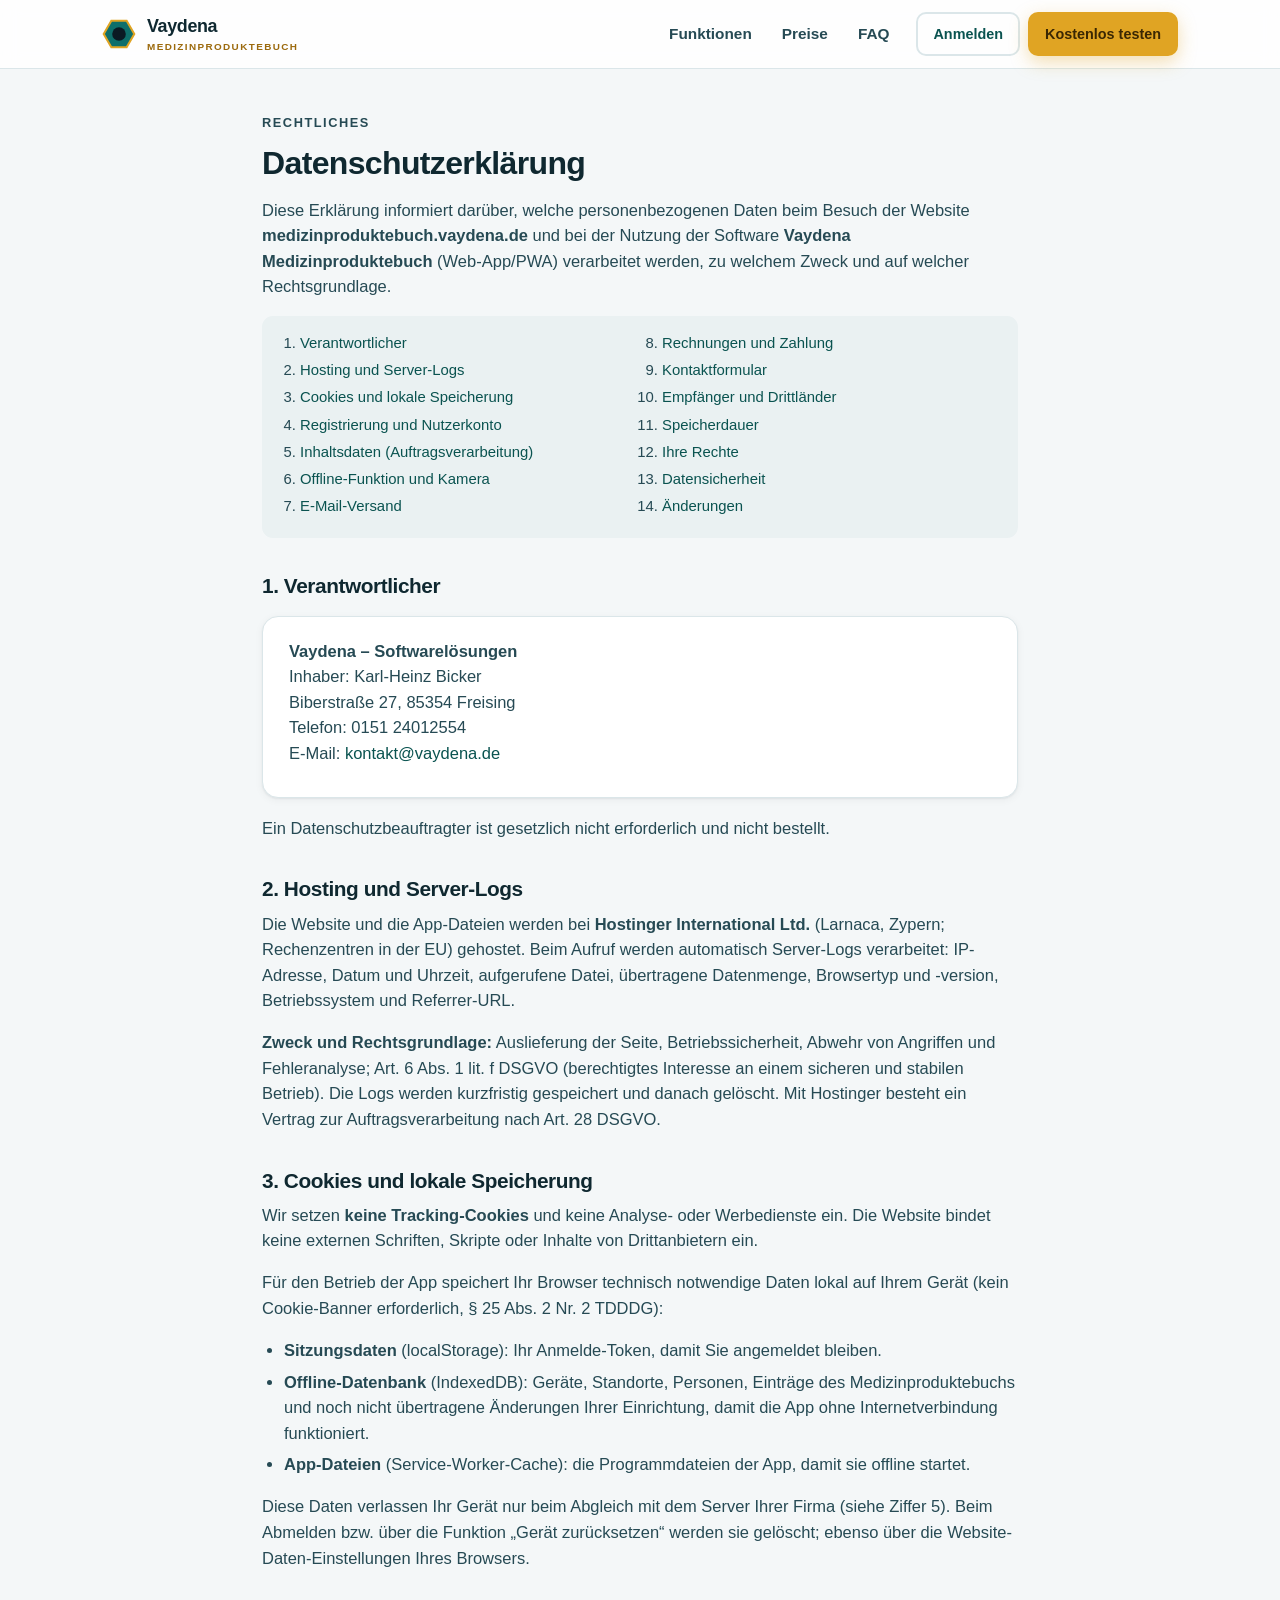
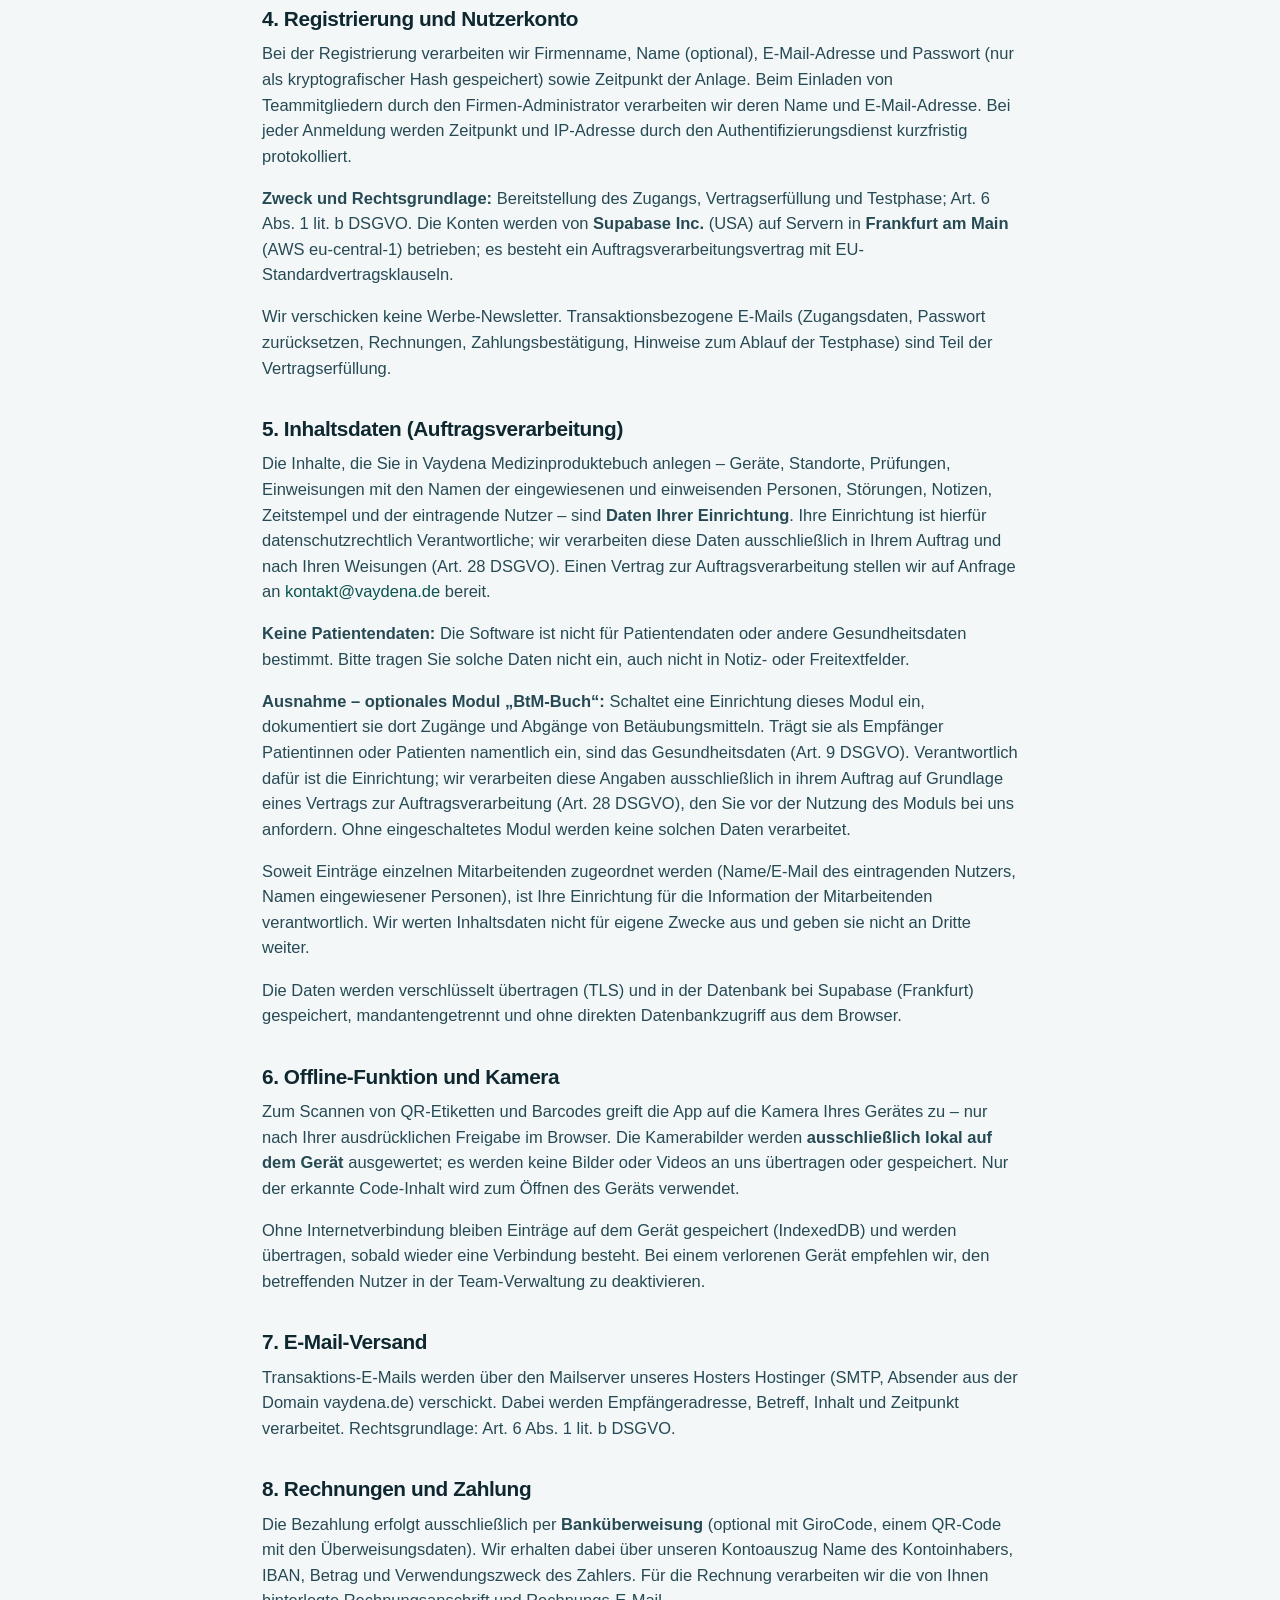
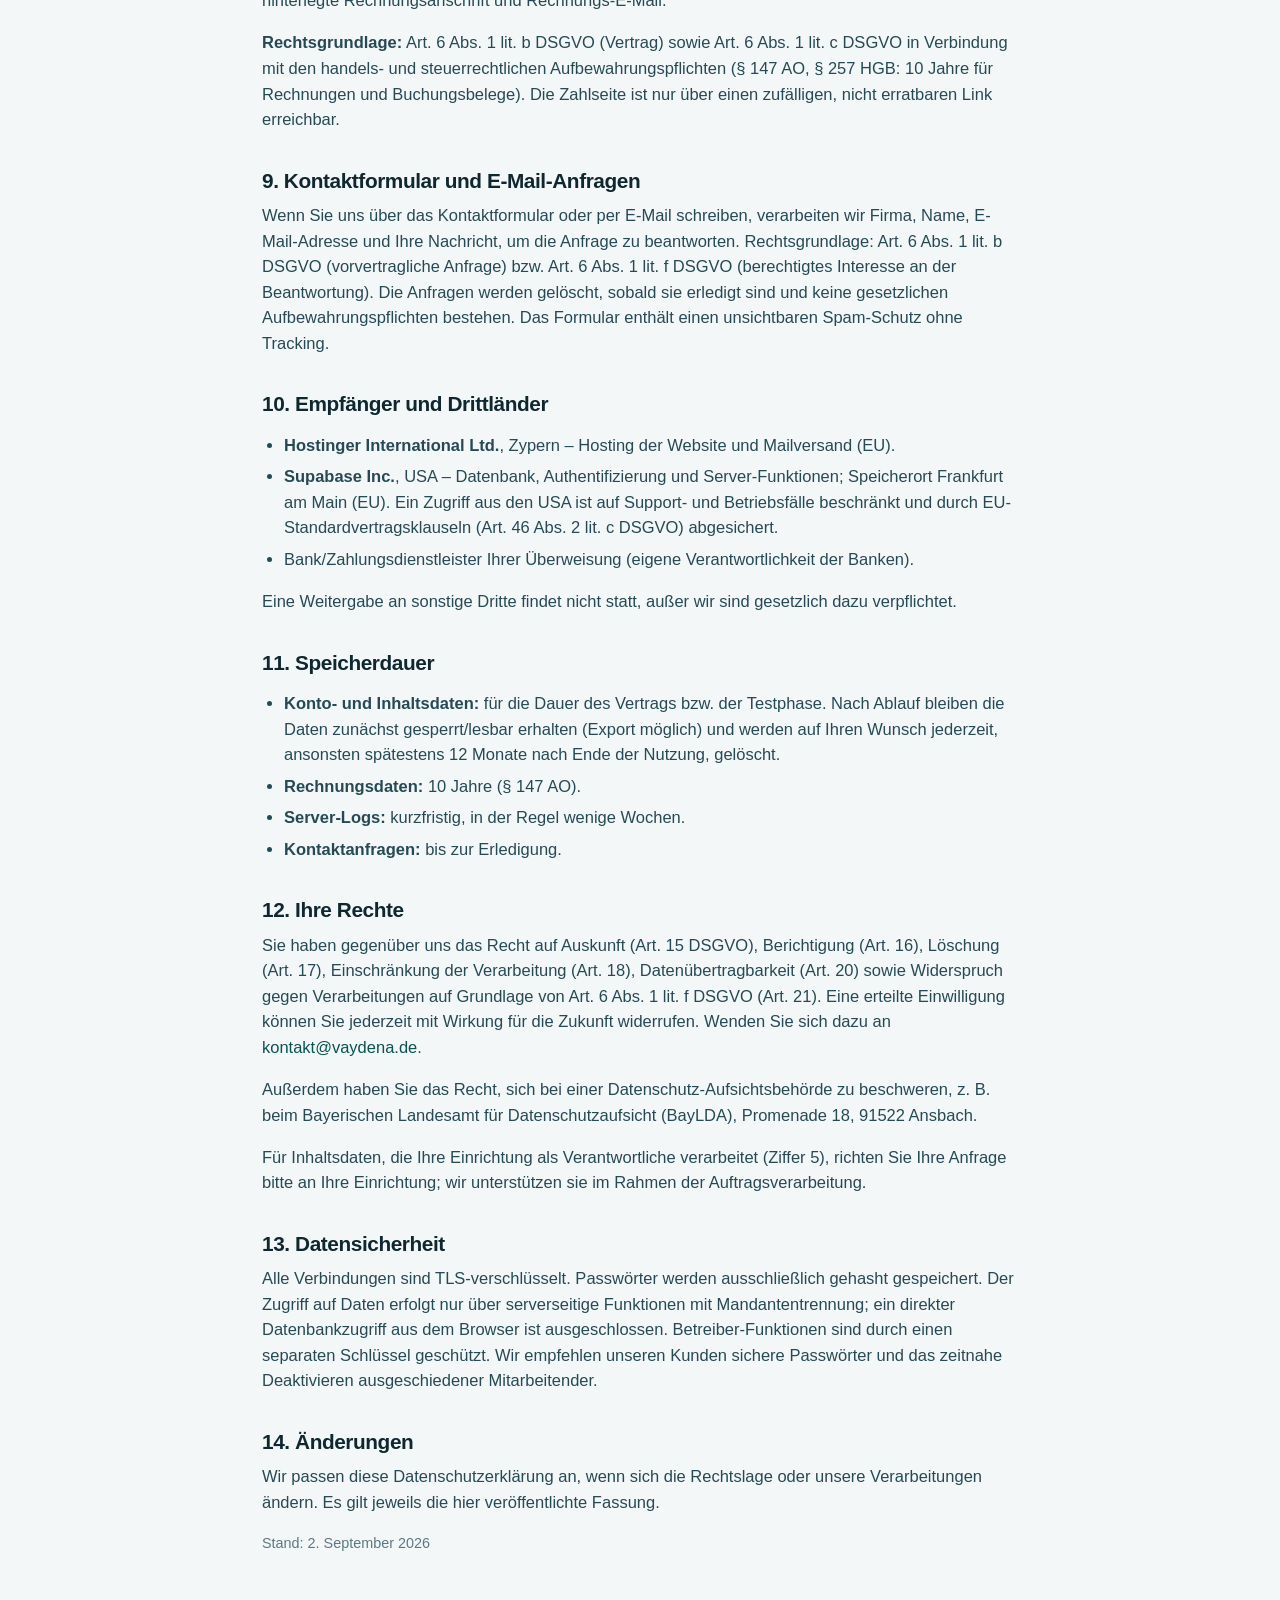
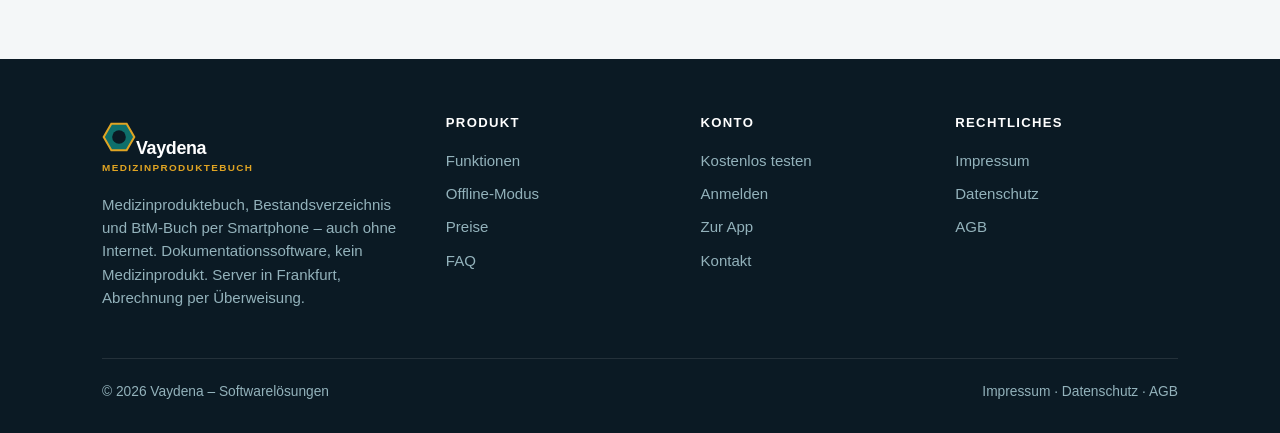
<file: datenschutz.html>
<!doctype html>
<html lang="de">
<head>
<meta charset="utf-8">
<meta name="viewport" content="width=device-width,initial-scale=1">
<title>Datenschutz – Vaydena Medizinproduktebuch</title>
<meta name="description" content="Datenschutzerklärung für Vaydena Medizinproduktebuch: Hosting, Nutzerkonto, Inhaltsdaten als Auftragsverarbeitung, Offline-Speicherung auf dem Gerät, E-Mails, Zahlung per Überweisung.">
<meta name="robots" content="noindex,follow">
<meta name="theme-color" content="#0b1a24">
<link rel="icon" href="assets/icons/favicon-32.png" sizes="32x32">
<link rel="apple-touch-icon" href="assets/icons/apple-touch-icon.png">
<link rel="stylesheet" href="assets/app.css?v=20261002c">
<style>
  .prose{max-width:800px;margin:0 auto;padding:44px 22px 70px}
  .prose h1{font-size:2rem}
  .prose h2{font-size:1.3rem;margin-top:36px}
  .prose h3{font-size:1.05rem;margin-top:22px}
  .prose p,.prose li{color:var(--ink-2)}
  .prose ul{padding-left:22px}
  .prose li{margin-bottom:6px}
  .prose .card{background:var(--surface);border:1px solid var(--line);border-radius:var(--radius);padding:22px 26px;box-shadow:var(--shadow-s);margin:18px 0}
  .prose .card p{margin:0 0 .5em}
  .prose .toc{background:var(--bg-2);border-radius:var(--radius-s);padding:16px 22px 16px 38px;font-size:.93rem;columns:2;column-gap:28px}
  .prose .toc li{margin:0 0 4px;break-inside:avoid}
  .prose .stand{color:var(--muted);font-size:.9rem}
  @media (max-width:620px){.prose .toc{columns:1}}
</style>
</head>
<body>

<header class="site"><div class="wrap">
  <div class="nav">
    <a class="brand" href="index.html"><svg class="logo" viewBox="0 0 40 40" aria-hidden="true"><path d="M38 20 29 35.6H11L2 20 11 4.4h18z" fill="#0e6f6b"/><circle cx="20" cy="20" r="8" fill="#0b1a24"/><path d="M38 20 29 35.6H11L2 20 11 4.4h18z" fill="none" stroke="#e0a423" stroke-width="2.4"/></svg><span>Vaydena<small>Medizinproduktebuch</small></span></a>
    <div class="spacer"></div>
    <nav class="nav-links" aria-label="Hauptnavigation"><a href="index.html#funktionen">Funktionen</a><a href="index.html#preise">Preise</a><a href="index.html#faq">FAQ</a></nav>
    <div class="nav-cta"><a class="btn ghost sm" href="anmelden.html">Anmelden</a><a class="btn gold sm" href="registrieren.html">Kostenlos testen</a></div>
    <button class="nav-toggle" aria-label="Menü öffnen"><svg viewBox="0 0 24 24" fill="none" stroke="currentColor" stroke-width="2.2" stroke-linecap="round"><path d="M4 7h16M4 12h16M4 17h16"/></svg></button>
  </div>
  <div class="mobile-menu"><a href="index.html#funktionen">Funktionen</a><a href="index.html#preise">Preise</a><a href="index.html#faq">FAQ</a><a href="anmelden.html">Anmelden</a></div>
</div></header>

<main class="prose">
  <p class="eyebrow">Rechtliches</p>
  <h1>Datenschutzerklärung</h1>
  <p>Diese Erklärung informiert darüber, welche personenbezogenen Daten beim Besuch der Website <strong>medizinproduktebuch.vaydena.de</strong> und bei der Nutzung der Software <strong>Vaydena Medizinproduktebuch</strong> (Web-App/PWA) verarbeitet werden, zu welchem Zweck und auf welcher Rechtsgrundlage.</p>

  <ol class="toc">
    <li><a href="#verantwortlicher">Verantwortlicher</a></li>
    <li><a href="#hosting">Hosting und Server-Logs</a></li>
    <li><a href="#cookies">Cookies und lokale Speicherung</a></li>
    <li><a href="#konto">Registrierung und Nutzerkonto</a></li>
    <li><a href="#inhaltsdaten">Inhaltsdaten (Auftragsverarbeitung)</a></li>
    <li><a href="#offline">Offline-Funktion und Kamera</a></li>
    <li><a href="#email">E-Mail-Versand</a></li>
    <li><a href="#zahlung">Rechnungen und Zahlung</a></li>
    <li><a href="#kontakt">Kontaktformular</a></li>
    <li><a href="#empfaenger">Empfänger und Drittländer</a></li>
    <li><a href="#dauer">Speicherdauer</a></li>
    <li><a href="#rechte">Ihre Rechte</a></li>
    <li><a href="#sicherheit">Datensicherheit</a></li>
    <li><a href="#aenderung">Änderungen</a></li>
  </ol>

  <h2 id="verantwortlicher">1. Verantwortlicher</h2>
  <div class="card">
    <p><strong>Vaydena – Softwarelösungen</strong><br>Inhaber: Karl-Heinz Bicker<br>Biberstraße 27, 85354 Freising<br>Telefon: 0151 24012554<br>E-Mail: <a href="mailto:kontakt@vaydena.de">kontakt@vaydena.de</a></p>
  </div>
  <p>Ein Datenschutzbeauftragter ist gesetzlich nicht erforderlich und nicht bestellt.</p>

  <h2 id="hosting">2. Hosting und Server-Logs</h2>
  <p>Die Website und die App-Dateien werden bei <strong>Hostinger International Ltd.</strong> (Larnaca, Zypern; Rechenzentren in der EU) gehostet. Beim Aufruf werden automatisch Server-Logs verarbeitet: IP-Adresse, Datum und Uhrzeit, aufgerufene Datei, übertragene Datenmenge, Browsertyp und -version, Betriebssystem und Referrer-URL.</p>
  <p><strong>Zweck und Rechtsgrundlage:</strong> Auslieferung der Seite, Betriebssicherheit, Abwehr von Angriffen und Fehleranalyse; Art. 6 Abs. 1 lit. f DSGVO (berechtigtes Interesse an einem sicheren und stabilen Betrieb). Die Logs werden kurzfristig gespeichert und danach gelöscht. Mit Hostinger besteht ein Vertrag zur Auftragsverarbeitung nach Art. 28 DSGVO.</p>

  <h2 id="cookies">3. Cookies und lokale Speicherung</h2>
  <p>Wir setzen <strong>keine Tracking-Cookies</strong> und keine Analyse- oder Werbedienste ein. Die Website bindet keine externen Schriften, Skripte oder Inhalte von Drittanbietern ein.</p>
  <p>Für den Betrieb der App speichert Ihr Browser technisch notwendige Daten lokal auf Ihrem Gerät (kein Cookie-Banner erforderlich, § 25 Abs. 2 Nr. 2 TDDDG):</p>
  <ul>
    <li><strong>Sitzungsdaten</strong> (localStorage): Ihr Anmelde-Token, damit Sie angemeldet bleiben.</li>
    <li><strong>Offline-Datenbank</strong> (IndexedDB): Geräte, Standorte, Personen, Einträge des Medizinproduktebuchs und noch nicht übertragene Änderungen Ihrer Einrichtung, damit die App ohne Internetverbindung funktioniert.</li>
    <li><strong>App-Dateien</strong> (Service-Worker-Cache): die Programmdateien der App, damit sie offline startet.</li>
  </ul>
  <p>Diese Daten verlassen Ihr Gerät nur beim Abgleich mit dem Server Ihrer Firma (siehe Ziffer 5). Beim Abmelden bzw. über die Funktion „Gerät zurücksetzen“ werden sie gelöscht; ebenso über die Website-Daten-Einstellungen Ihres Browsers.</p>

  <h2 id="konto">4. Registrierung und Nutzerkonto</h2>
  <p>Bei der Registrierung verarbeiten wir Firmenname, Name (optional), E-Mail-Adresse und Passwort (nur als kryptografischer Hash gespeichert) sowie Zeitpunkt der Anlage. Beim Einladen von Teammitgliedern durch den Firmen-Administrator verarbeiten wir deren Name und E-Mail-Adresse. Bei jeder Anmeldung werden Zeitpunkt und IP-Adresse durch den Authentifizierungsdienst kurzfristig protokolliert.</p>
  <p><strong>Zweck und Rechtsgrundlage:</strong> Bereitstellung des Zugangs, Vertragserfüllung und Testphase; Art. 6 Abs. 1 lit. b DSGVO. Die Konten werden von <strong>Supabase Inc.</strong> (USA) auf Servern in <strong>Frankfurt am Main</strong> (AWS eu-central-1) betrieben; es besteht ein Auftragsverarbeitungsvertrag mit EU-Standardvertragsklauseln.</p>
  <p>Wir verschicken keine Werbe-Newsletter. Transaktionsbezogene E-Mails (Zugangsdaten, Passwort zurücksetzen, Rechnungen, Zahlungsbestätigung, Hinweise zum Ablauf der Testphase) sind Teil der Vertragserfüllung.</p>

  <h2 id="inhaltsdaten">5. Inhaltsdaten (Auftragsverarbeitung)</h2>
  <p>Die Inhalte, die Sie in Vaydena Medizinproduktebuch anlegen – Geräte, Standorte, Prüfungen, Einweisungen mit den Namen der eingewiesenen und einweisenden Personen, Störungen, Notizen, Zeitstempel und der eintragende Nutzer – sind <strong>Daten Ihrer Einrichtung</strong>. Ihre Einrichtung ist hierfür datenschutzrechtlich Verantwortliche; wir verarbeiten diese Daten ausschließlich in Ihrem Auftrag und nach Ihren Weisungen (Art. 28 DSGVO). Einen Vertrag zur Auftragsverarbeitung stellen wir auf Anfrage an <a href="mailto:kontakt@vaydena.de">kontakt@vaydena.de</a> bereit.</p>
  <p><strong>Keine Patientendaten:</strong> Die Software ist nicht für Patientendaten oder andere Gesundheitsdaten bestimmt. Bitte tragen Sie solche Daten nicht ein, auch nicht in Notiz- oder Freitextfelder.</p>
  <p><strong>Ausnahme – optionales Modul „BtM-Buch“:</strong> Schaltet eine Einrichtung dieses Modul ein, dokumentiert sie dort Zugänge und Abgänge von Betäubungsmitteln. Trägt sie als Empfänger Patientinnen oder Patienten namentlich ein, sind das Gesundheitsdaten (Art. 9 DSGVO). Verantwortlich dafür ist die Einrichtung; wir verarbeiten diese Angaben ausschließlich in ihrem Auftrag auf Grundlage eines Vertrags zur Auftragsverarbeitung (Art. 28 DSGVO), den Sie vor der Nutzung des Moduls bei uns anfordern. Ohne eingeschaltetes Modul werden keine solchen Daten verarbeitet.</p>
  <p>Soweit Einträge einzelnen Mitarbeitenden zugeordnet werden (Name/E-Mail des eintragenden Nutzers, Namen eingewiesener Personen), ist Ihre Einrichtung für die Information der Mitarbeitenden verantwortlich. Wir werten Inhaltsdaten nicht für eigene Zwecke aus und geben sie nicht an Dritte weiter.</p>
  <p>Die Daten werden verschlüsselt übertragen (TLS) und in der Datenbank bei Supabase (Frankfurt) gespeichert, mandantengetrennt und ohne direkten Datenbankzugriff aus dem Browser.</p>

  <h2 id="offline">6. Offline-Funktion und Kamera</h2>
  <p>Zum Scannen von QR-Etiketten und Barcodes greift die App auf die Kamera Ihres Gerätes zu – nur nach Ihrer ausdrücklichen Freigabe im Browser. Die Kamerabilder werden <strong>ausschließlich lokal auf dem Gerät</strong> ausgewertet; es werden keine Bilder oder Videos an uns übertragen oder gespeichert. Nur der erkannte Code-Inhalt wird zum Öffnen des Geräts verwendet.</p>
  <p>Ohne Internetverbindung bleiben Einträge auf dem Gerät gespeichert (IndexedDB) und werden übertragen, sobald wieder eine Verbindung besteht. Bei einem verlorenen Gerät empfehlen wir, den betreffenden Nutzer in der Team-Verwaltung zu deaktivieren.</p>

  <h2 id="email">7. E-Mail-Versand</h2>
  <p>Transaktions-E-Mails werden über den Mailserver unseres Hosters Hostinger (SMTP, Absender aus der Domain vaydena.de) verschickt. Dabei werden Empfängeradresse, Betreff, Inhalt und Zeitpunkt verarbeitet. Rechtsgrundlage: Art. 6 Abs. 1 lit. b DSGVO.</p>

  <h2 id="zahlung">8. Rechnungen und Zahlung</h2>
  <p>Die Bezahlung erfolgt ausschließlich per <strong>Banküberweisung</strong> (optional mit GiroCode, einem QR-Code mit den Überweisungsdaten). Wir erhalten dabei über unseren Kontoauszug Name des Kontoinhabers, IBAN, Betrag und Verwendungszweck des Zahlers. Für die Rechnung verarbeiten wir die von Ihnen hinterlegte Rechnungsanschrift und Rechnungs-E-Mail.</p>
  <p><strong>Rechtsgrundlage:</strong> Art. 6 Abs. 1 lit. b DSGVO (Vertrag) sowie Art. 6 Abs. 1 lit. c DSGVO in Verbindung mit den handels- und steuerrechtlichen Aufbewahrungspflichten (§ 147 AO, § 257 HGB: 10 Jahre für Rechnungen und Buchungsbelege). Die Zahlseite ist nur über einen zufälligen, nicht erratbaren Link erreichbar.</p>

  <h2 id="kontakt">9. Kontaktformular und E-Mail-Anfragen</h2>
  <p>Wenn Sie uns über das Kontaktformular oder per E-Mail schreiben, verarbeiten wir Firma, Name, E-Mail-Adresse und Ihre Nachricht, um die Anfrage zu beantworten. Rechtsgrundlage: Art. 6 Abs. 1 lit. b DSGVO (vorvertragliche Anfrage) bzw. Art. 6 Abs. 1 lit. f DSGVO (berechtigtes Interesse an der Beantwortung). Die Anfragen werden gelöscht, sobald sie erledigt sind und keine gesetzlichen Aufbewahrungspflichten bestehen. Das Formular enthält einen unsichtbaren Spam-Schutz ohne Tracking.</p>

  <h2 id="empfaenger">10. Empfänger und Drittländer</h2>
  <ul>
    <li><strong>Hostinger International Ltd.</strong>, Zypern – Hosting der Website und Mailversand (EU).</li>
    <li><strong>Supabase Inc.</strong>, USA – Datenbank, Authentifizierung und Server-Funktionen; Speicherort Frankfurt am Main (EU). Ein Zugriff aus den USA ist auf Support- und Betriebsfälle beschränkt und durch EU-Standardvertragsklauseln (Art. 46 Abs. 2 lit. c DSGVO) abgesichert.</li>
    <li>Bank/Zahlungsdienstleister Ihrer Überweisung (eigene Verantwortlichkeit der Banken).</li>
  </ul>
  <p>Eine Weitergabe an sonstige Dritte findet nicht statt, außer wir sind gesetzlich dazu verpflichtet.</p>

  <h2 id="dauer">11. Speicherdauer</h2>
  <ul>
    <li><strong>Konto- und Inhaltsdaten:</strong> für die Dauer des Vertrags bzw. der Testphase. Nach Ablauf bleiben die Daten zunächst gesperrt/lesbar erhalten (Export möglich) und werden auf Ihren Wunsch jederzeit, ansonsten spätestens 12 Monate nach Ende der Nutzung, gelöscht.</li>
    <li><strong>Rechnungsdaten:</strong> 10 Jahre (§ 147 AO).</li>
    <li><strong>Server-Logs:</strong> kurzfristig, in der Regel wenige Wochen.</li>
    <li><strong>Kontaktanfragen:</strong> bis zur Erledigung.</li>
  </ul>

  <h2 id="rechte">12. Ihre Rechte</h2>
  <p>Sie haben gegenüber uns das Recht auf Auskunft (Art. 15 DSGVO), Berichtigung (Art. 16), Löschung (Art. 17), Einschränkung der Verarbeitung (Art. 18), Datenübertragbarkeit (Art. 20) sowie Widerspruch gegen Verarbeitungen auf Grundlage von Art. 6 Abs. 1 lit. f DSGVO (Art. 21). Eine erteilte Einwilligung können Sie jederzeit mit Wirkung für die Zukunft widerrufen. Wenden Sie sich dazu an <a href="mailto:kontakt@vaydena.de">kontakt@vaydena.de</a>.</p>
  <p>Außerdem haben Sie das Recht, sich bei einer Datenschutz-Aufsichtsbehörde zu beschweren, z. B. beim Bayerischen Landesamt für Datenschutzaufsicht (BayLDA), Promenade 18, 91522 Ansbach.</p>
  <p>Für Inhaltsdaten, die Ihre Einrichtung als Verantwortliche verarbeitet (Ziffer 5), richten Sie Ihre Anfrage bitte an Ihre Einrichtung; wir unterstützen sie im Rahmen der Auftragsverarbeitung.</p>

  <h2 id="sicherheit">13. Datensicherheit</h2>
  <p>Alle Verbindungen sind TLS-verschlüsselt. Passwörter werden ausschließlich gehasht gespeichert. Der Zugriff auf Daten erfolgt nur über serverseitige Funktionen mit Mandantentrennung; ein direkter Datenbankzugriff aus dem Browser ist ausgeschlossen. Betreiber-Funktionen sind durch einen separaten Schlüssel geschützt. Wir empfehlen unseren Kunden sichere Passwörter und das zeitnahe Deaktivieren ausgeschiedener Mitarbeitender.</p>

  <h2 id="aenderung">14. Änderungen</h2>
  <p>Wir passen diese Datenschutzerklärung an, wenn sich die Rechtslage oder unsere Verarbeitungen ändern. Es gilt jeweils die hier veröffentlichte Fassung.</p>

  <p class="stand">Stand: 2. September 2026</p>
</main>

<footer class="site"><div class="wrap">
  <div class="cols">
    <div><a class="brand" href="index.html"><svg class="logo" viewBox="0 0 40 40" aria-hidden="true"><path d="M38 20 29 35.6H11L2 20 11 4.4h18z" fill="#0e6f6b"/><circle cx="20" cy="20" r="8" fill="#0b1a24"/><path d="M38 20 29 35.6H11L2 20 11 4.4h18z" fill="none" stroke="#e0a423" stroke-width="2.4"/></svg><span>Vaydena<small>Medizinproduktebuch</small></span></a><p>Medizinproduktebuch, Bestandsverzeichnis und BtM-Buch per Smartphone – auch ohne Internet. Dokumentationssoftware, kein Medizinprodukt. Server in Frankfurt, Abrechnung per Überweisung.</p></div>
    <div><h4>Produkt</h4><a href="index.html#funktionen">Funktionen</a><a href="index.html#offline">Offline-Modus</a><a href="index.html#preise">Preise</a><a href="index.html#faq">FAQ</a></div>
    <div><h4>Konto</h4><a href="registrieren.html">Kostenlos testen</a><a href="anmelden.html">Anmelden</a><a href="app.html">Zur App</a><a href="index.html#kontakt">Kontakt</a></div>
    <div><h4>Rechtliches</h4><a href="impressum.html">Impressum</a><a href="datenschutz.html">Datenschutz</a><a href="agb.html">AGB</a></div>
  </div>
  <div class="fbot"><span>© <span data-year>2026</span> Vaydena – Softwarelösungen</span><span><a href="impressum.html">Impressum</a> · <a href="datenschutz.html">Datenschutz</a> · <a href="agb.html">AGB</a></span></div>
</div></footer>

<script src="assets/site.js"></script>
</body>
</html>
</file>
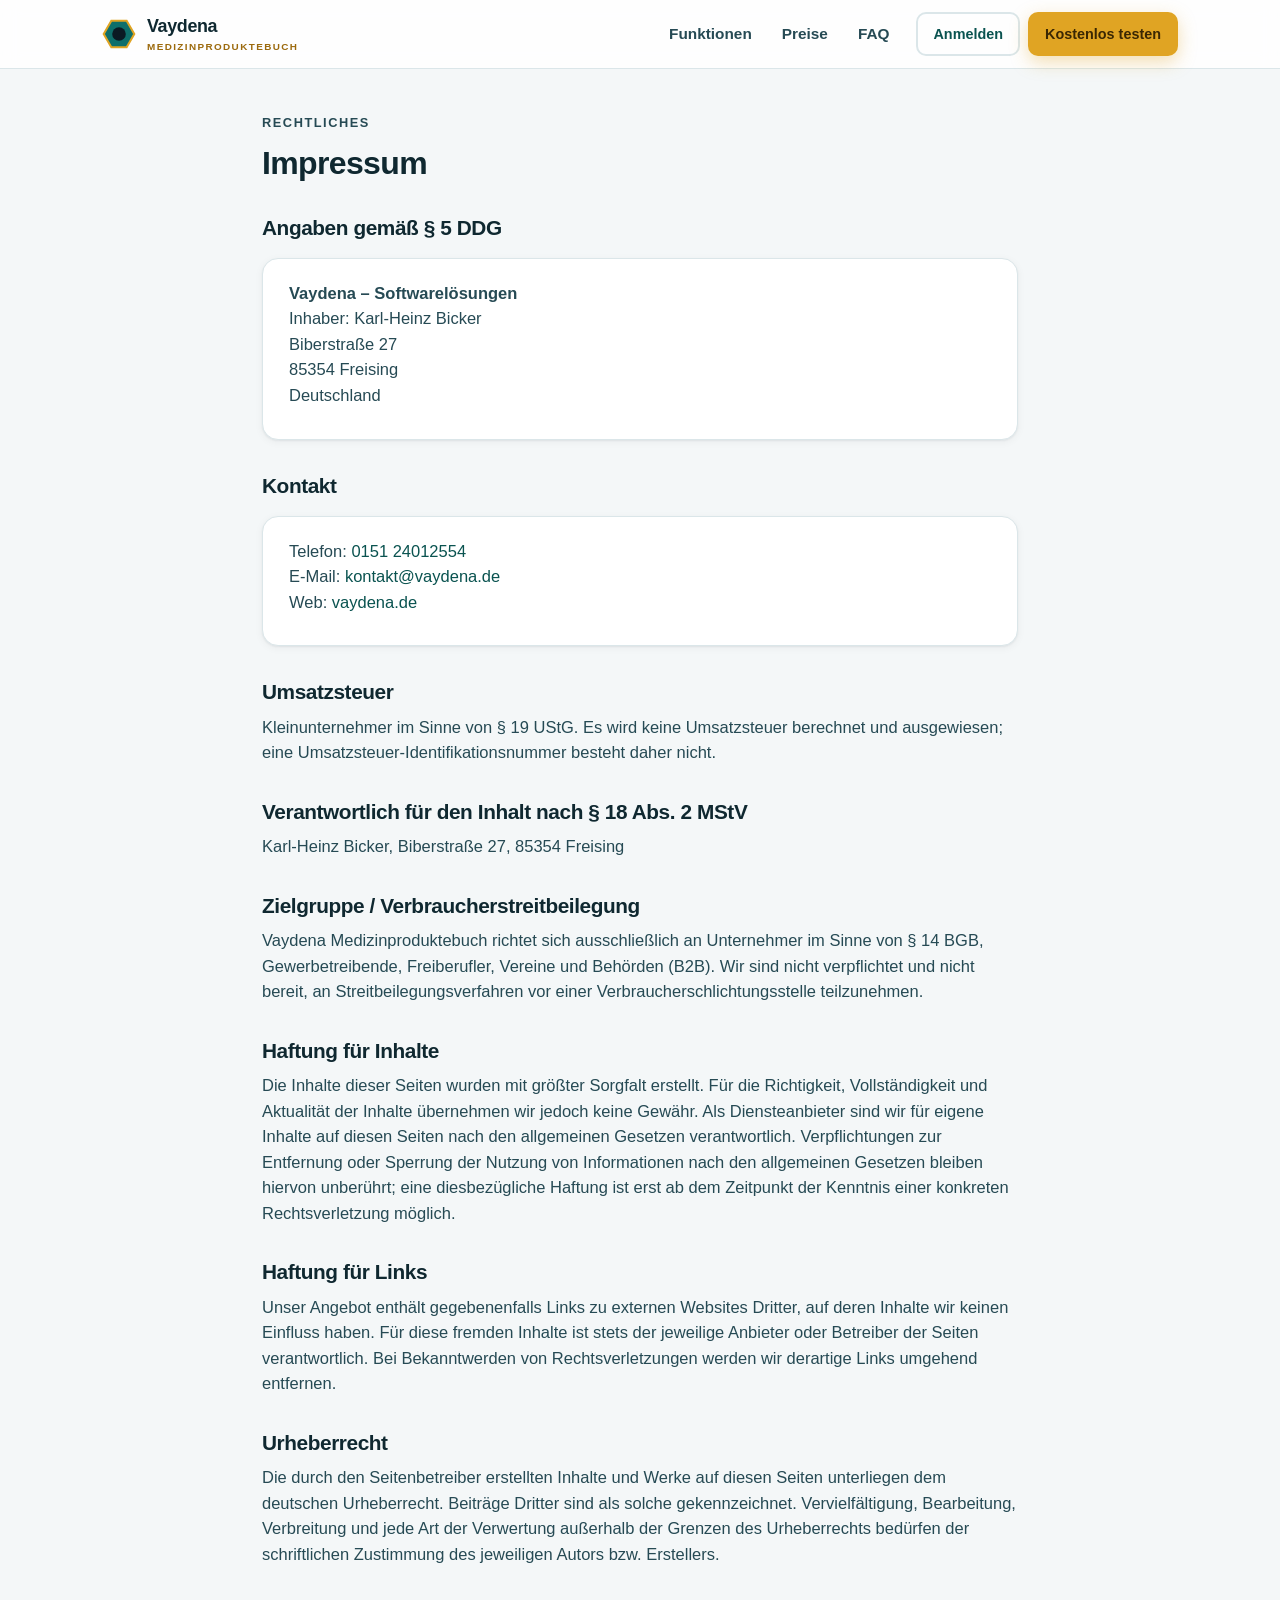
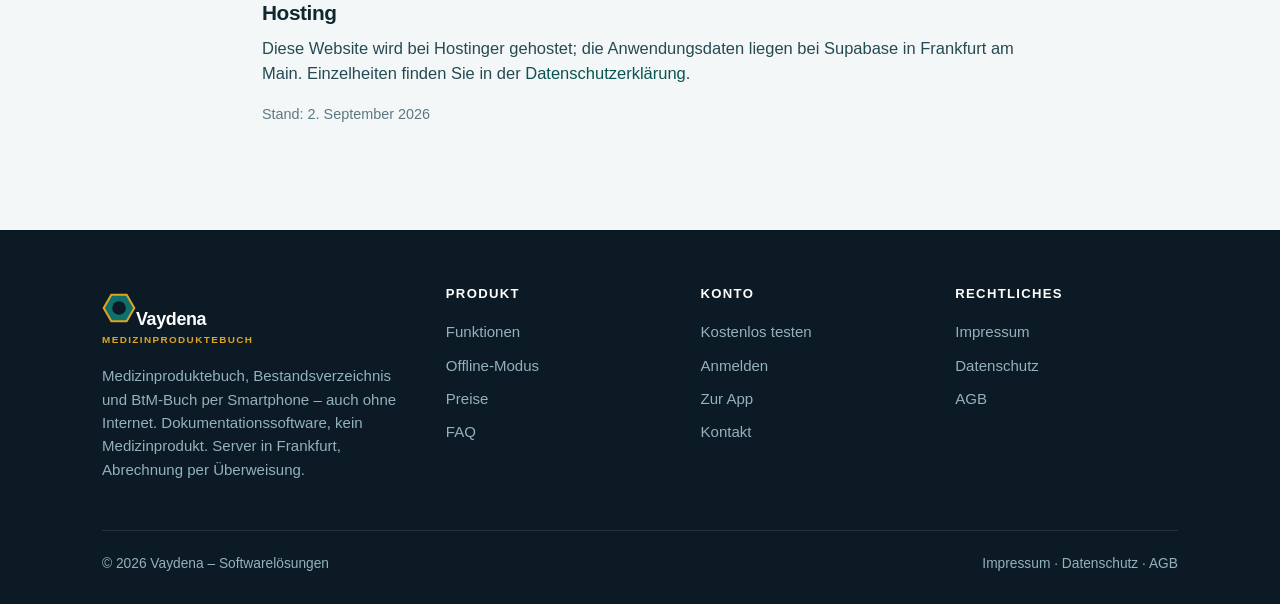
<file: impressum.html>
<!doctype html>
<html lang="de">
<head>
<meta charset="utf-8">
<meta name="viewport" content="width=device-width,initial-scale=1">
<title>Impressum – Vaydena Medizinproduktebuch</title>
<meta name="description" content="Impressum von Vaydena – Softwarelösungen, Anbieter von Vaydena Medizinproduktebuch.">
<meta name="robots" content="noindex,follow">
<meta name="theme-color" content="#0b1a24">
<link rel="icon" href="assets/icons/favicon-32.png" sizes="32x32">
<link rel="apple-touch-icon" href="assets/icons/apple-touch-icon.png">
<link rel="stylesheet" href="assets/app.css?v=20261002c">
<style>
  .prose{max-width:800px;margin:0 auto;padding:44px 22px 70px}
  .prose h1{font-size:2rem}
  .prose h2{font-size:1.3rem;margin-top:34px}
  .prose h3{font-size:1.05rem;margin-top:22px}
  .prose p,.prose li{color:var(--ink-2)}
  .prose .card{background:var(--surface);border:1px solid var(--line);border-radius:var(--radius);padding:22px 26px;box-shadow:var(--shadow-s);margin:18px 0}
  .prose .card p{margin:0 0 .5em}
  .prose .stand{color:var(--muted);font-size:.9rem}
</style>
</head>
<body>

<header class="site"><div class="wrap">
  <div class="nav">
    <a class="brand" href="index.html"><svg class="logo" viewBox="0 0 40 40" aria-hidden="true"><path d="M38 20 29 35.6H11L2 20 11 4.4h18z" fill="#0e6f6b"/><circle cx="20" cy="20" r="8" fill="#0b1a24"/><path d="M38 20 29 35.6H11L2 20 11 4.4h18z" fill="none" stroke="#e0a423" stroke-width="2.4"/></svg><span>Vaydena<small>Medizinproduktebuch</small></span></a>
    <div class="spacer"></div>
    <nav class="nav-links" aria-label="Hauptnavigation"><a href="index.html#funktionen">Funktionen</a><a href="index.html#preise">Preise</a><a href="index.html#faq">FAQ</a></nav>
    <div class="nav-cta"><a class="btn ghost sm" href="anmelden.html">Anmelden</a><a class="btn gold sm" href="registrieren.html">Kostenlos testen</a></div>
    <button class="nav-toggle" aria-label="Menü öffnen"><svg viewBox="0 0 24 24" fill="none" stroke="currentColor" stroke-width="2.2" stroke-linecap="round"><path d="M4 7h16M4 12h16M4 17h16"/></svg></button>
  </div>
  <div class="mobile-menu"><a href="index.html#funktionen">Funktionen</a><a href="index.html#preise">Preise</a><a href="index.html#faq">FAQ</a><a href="anmelden.html">Anmelden</a></div>
</div></header>

<main class="prose">
  <p class="eyebrow">Rechtliches</p>
  <h1>Impressum</h1>

  <h2>Angaben gemäß § 5 DDG</h2>
  <div class="card">
    <p><strong>Vaydena – Softwarelösungen</strong><br>Inhaber: Karl-Heinz Bicker<br>Biberstraße 27<br>85354 Freising<br>Deutschland</p>
  </div>

  <h2>Kontakt</h2>
  <div class="card">
    <p>Telefon: <a href="tel:+4915124012554">0151 24012554</a><br>E-Mail: <a href="mailto:kontakt@vaydena.de">kontakt@vaydena.de</a><br>Web: <a href="https://vaydena.de">vaydena.de</a></p>
  </div>

  <h2>Umsatzsteuer</h2>
  <p>Kleinunternehmer im Sinne von § 19 UStG. Es wird keine Umsatzsteuer berechnet und ausgewiesen; eine Umsatzsteuer-Identifikationsnummer besteht daher nicht.</p>

  <h2>Verantwortlich für den Inhalt nach § 18 Abs. 2 MStV</h2>
  <p>Karl-Heinz Bicker, Biberstraße 27, 85354 Freising</p>

  <h2>Zielgruppe / Verbraucherstreitbeilegung</h2>
  <p>Vaydena Medizinproduktebuch richtet sich ausschließlich an Unternehmer im Sinne von § 14 BGB, Gewerbetreibende, Freiberufler, Vereine und Behörden (B2B). Wir sind nicht verpflichtet und nicht bereit, an Streitbeilegungsverfahren vor einer Verbraucherschlichtungsstelle teilzunehmen.</p>

  <h2>Haftung für Inhalte</h2>
  <p>Die Inhalte dieser Seiten wurden mit größter Sorgfalt erstellt. Für die Richtigkeit, Vollständigkeit und Aktualität der Inhalte übernehmen wir jedoch keine Gewähr. Als Diensteanbieter sind wir für eigene Inhalte auf diesen Seiten nach den allgemeinen Gesetzen verantwortlich. Verpflichtungen zur Entfernung oder Sperrung der Nutzung von Informationen nach den allgemeinen Gesetzen bleiben hiervon unberührt; eine diesbezügliche Haftung ist erst ab dem Zeitpunkt der Kenntnis einer konkreten Rechtsverletzung möglich.</p>

  <h2>Haftung für Links</h2>
  <p>Unser Angebot enthält gegebenenfalls Links zu externen Websites Dritter, auf deren Inhalte wir keinen Einfluss haben. Für diese fremden Inhalte ist stets der jeweilige Anbieter oder Betreiber der Seiten verantwortlich. Bei Bekanntwerden von Rechtsverletzungen werden wir derartige Links umgehend entfernen.</p>

  <h2>Urheberrecht</h2>
  <p>Die durch den Seitenbetreiber erstellten Inhalte und Werke auf diesen Seiten unterliegen dem deutschen Urheberrecht. Beiträge Dritter sind als solche gekennzeichnet. Vervielfältigung, Bearbeitung, Verbreitung und jede Art der Verwertung außerhalb der Grenzen des Urheberrechts bedürfen der schriftlichen Zustimmung des jeweiligen Autors bzw. Erstellers.</p>

  <h2>Hosting</h2>
  <p>Diese Website wird bei Hostinger gehostet; die Anwendungsdaten liegen bei Supabase in Frankfurt am Main. Einzelheiten finden Sie in der <a href="datenschutz.html">Datenschutzerklärung</a>.</p>

  <p class="stand">Stand: 2. September 2026</p>
</main>

<footer class="site"><div class="wrap">
  <div class="cols">
    <div><a class="brand" href="index.html"><svg class="logo" viewBox="0 0 40 40" aria-hidden="true"><path d="M38 20 29 35.6H11L2 20 11 4.4h18z" fill="#0e6f6b"/><circle cx="20" cy="20" r="8" fill="#0b1a24"/><path d="M38 20 29 35.6H11L2 20 11 4.4h18z" fill="none" stroke="#e0a423" stroke-width="2.4"/></svg><span>Vaydena<small>Medizinproduktebuch</small></span></a><p>Medizinproduktebuch, Bestandsverzeichnis und BtM-Buch per Smartphone – auch ohne Internet. Dokumentationssoftware, kein Medizinprodukt. Server in Frankfurt, Abrechnung per Überweisung.</p></div>
    <div><h4>Produkt</h4><a href="index.html#funktionen">Funktionen</a><a href="index.html#offline">Offline-Modus</a><a href="index.html#preise">Preise</a><a href="index.html#faq">FAQ</a></div>
    <div><h4>Konto</h4><a href="registrieren.html">Kostenlos testen</a><a href="anmelden.html">Anmelden</a><a href="app.html">Zur App</a><a href="index.html#kontakt">Kontakt</a></div>
    <div><h4>Rechtliches</h4><a href="impressum.html">Impressum</a><a href="datenschutz.html">Datenschutz</a><a href="agb.html">AGB</a></div>
  </div>
  <div class="fbot"><span>© <span data-year>2026</span> Vaydena – Softwarelösungen</span><span><a href="impressum.html">Impressum</a> · <a href="datenschutz.html">Datenschutz</a> · <a href="agb.html">AGB</a></span></div>
</div></footer>

<script src="assets/site.js"></script>
</body>
</html>
</file>
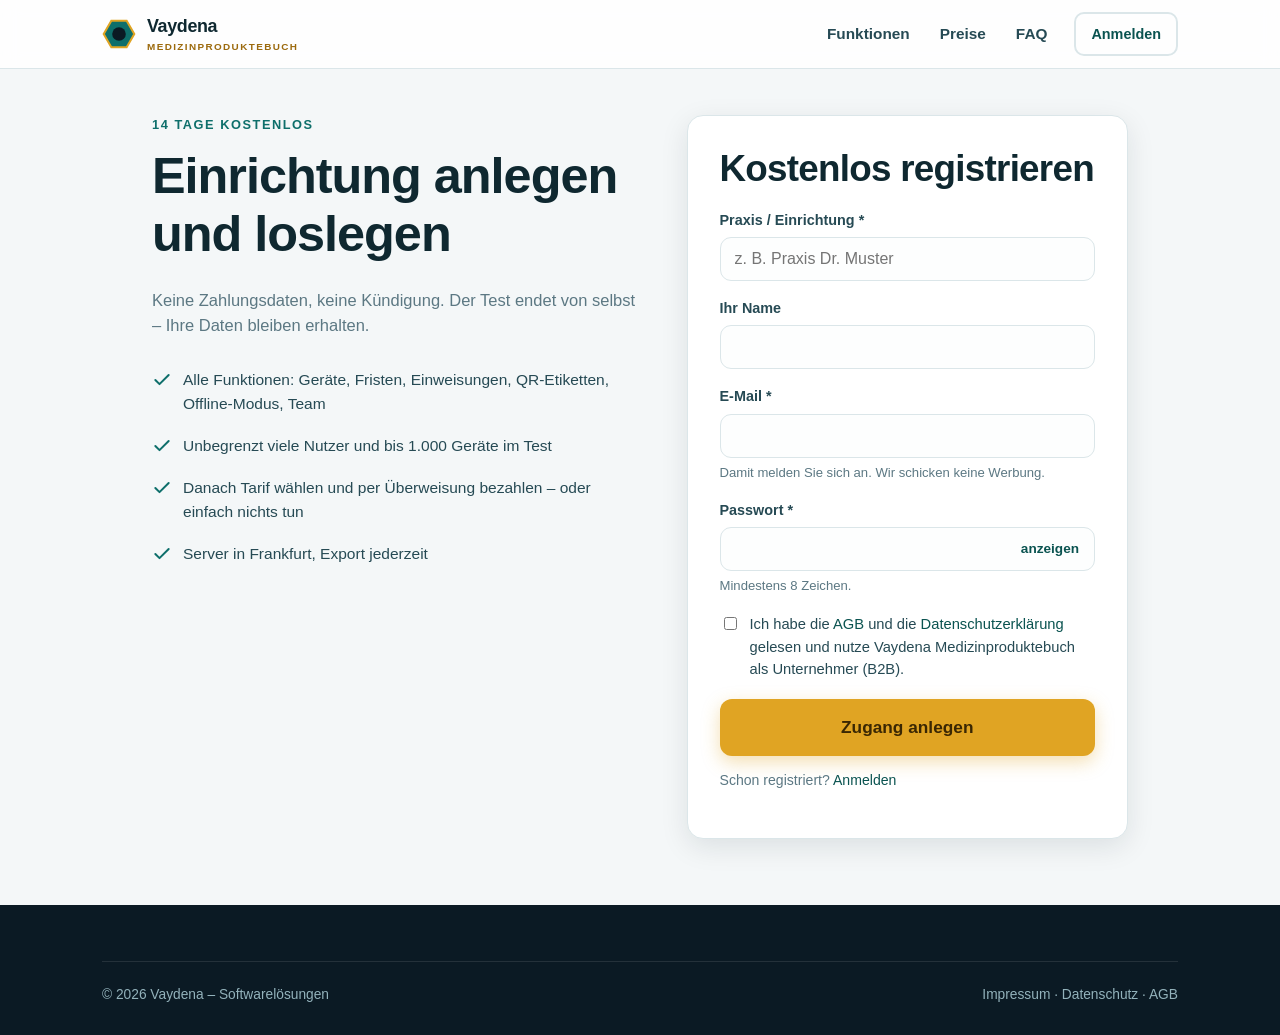
<file: registrieren.html>
<!doctype html>
<html lang="de">
<head>
<meta charset="utf-8">
<meta name="viewport" content="width=device-width,initial-scale=1">
<title>Kostenlos testen – Vaydena Medizinproduktebuch</title>
<meta name="description" content="Vaydena Medizinproduktebuch 14 Tage kostenlos testen: Einrichtung anlegen, Geräte erfassen, Prüffristen und Einweisungen dokumentieren – auch offline. Keine Zahlungsdaten nötig.">
<meta name="robots" content="noindex,follow">
<meta name="theme-color" content="#0b1a24">
<link rel="icon" href="assets/icons/favicon-32.png" sizes="32x32">
<link rel="apple-touch-icon" href="assets/icons/apple-touch-icon.png">
<link rel="stylesheet" href="assets/app.css?v=20261002c">
<style>
  .check{display:flex;gap:10px;align-items:flex-start;font-size:.92rem;color:var(--ink-2);margin:4px 0 18px}
  .check input{width:auto;margin-top:4px;accent-color:var(--primary)}
  .hp{position:absolute;left:-9999px;top:-9999px;height:0;width:0;opacity:0}
  .pwwrap{position:relative}
  .pwwrap button{position:absolute;right:8px;top:50%;transform:translateY(-50%);border:0;background:none;color:var(--primary-d);font:inherit;font-size:.85rem;font-weight:700;cursor:pointer;padding:6px 8px}
</style>
</head>
<body>

<header class="site"><div class="wrap">
  <div class="nav">
    <a class="brand" href="index.html"><svg class="logo" viewBox="0 0 40 40" aria-hidden="true"><path d="M38 20 29 35.6H11L2 20 11 4.4h18z" fill="#0e6f6b"/><circle cx="20" cy="20" r="8" fill="#0b1a24"/><path d="M38 20 29 35.6H11L2 20 11 4.4h18z" fill="none" stroke="#e0a423" stroke-width="2.4"/></svg><span>Vaydena<small>Medizinproduktebuch</small></span></a>
    <div class="spacer"></div>
    <nav class="nav-links" aria-label="Hauptnavigation"><a href="index.html#funktionen">Funktionen</a><a href="index.html#preise">Preise</a><a href="index.html#faq">FAQ</a></nav>
    <div class="nav-cta"><a class="btn ghost sm" href="anmelden.html">Anmelden</a></div>
    <button class="nav-toggle" aria-label="Menü öffnen"><svg viewBox="0 0 24 24" fill="none" stroke="currentColor" stroke-width="2.2" stroke-linecap="round"><path d="M4 7h16M4 12h16M4 17h16"/></svg></button>
  </div>
  <div class="mobile-menu"><a href="index.html#funktionen">Funktionen</a><a href="index.html#preise">Preise</a><a href="index.html#faq">FAQ</a><a href="anmelden.html">Anmelden</a></div>
</div></header>

<main class="authwrap">
  <div>
    <p class="eyebrow">14 Tage kostenlos</p>
    <h1>Einrichtung anlegen und loslegen</h1>
    <p class="muted">Keine Zahlungsdaten, keine Kündigung. Der Test endet von selbst – Ihre Daten bleiben erhalten.</p>
    <ul class="aside-list">
      <li><svg viewBox="0 0 24 24" fill="none" stroke="currentColor" stroke-width="2.4" stroke-linecap="round" stroke-linejoin="round"><path d="M20 6 9 17l-5-5"/></svg>Alle Funktionen: Geräte, Fristen, Einweisungen, QR-Etiketten, Offline-Modus, Team</li>
      <li><svg viewBox="0 0 24 24" fill="none" stroke="currentColor" stroke-width="2.4" stroke-linecap="round" stroke-linejoin="round"><path d="M20 6 9 17l-5-5"/></svg>Unbegrenzt viele Nutzer und bis 1.000 Geräte im Test</li>
      <li><svg viewBox="0 0 24 24" fill="none" stroke="currentColor" stroke-width="2.4" stroke-linecap="round" stroke-linejoin="round"><path d="M20 6 9 17l-5-5"/></svg>Danach Tarif wählen und per Überweisung bezahlen – oder einfach nichts tun</li>
      <li><svg viewBox="0 0 24 24" fill="none" stroke="currentColor" stroke-width="2.4" stroke-linecap="round" stroke-linejoin="round"><path d="M20 6 9 17l-5-5"/></svg>Server in Frankfurt, Export jederzeit</li>
    </ul>
  </div>

  <form class="authcard" id="regForm" novalidate>
    <h2 class="mt0">Kostenlos registrieren</h2>
    <div id="msg" class="msg" role="alert"></div>
    <div class="field"><label for="company">Praxis / Einrichtung *</label><input id="company" name="company" type="text" required maxlength="200" autocomplete="organization" placeholder="z. B. Praxis Dr. Muster"></div>
    <div class="field"><label for="name">Ihr Name</label><input id="name" name="name" type="text" maxlength="120" autocomplete="name"></div>
    <div class="field"><label for="email">E-Mail *</label><input id="email" name="email" type="email" required maxlength="200" autocomplete="email" inputmode="email"><div class="hint">Damit melden Sie sich an. Wir schicken keine Werbung.</div></div>
    <div class="field"><label for="password">Passwort *</label><div class="pwwrap"><input id="password" name="password" type="password" required minlength="8" maxlength="200" autocomplete="new-password"><button type="button" id="pwToggle" aria-label="Passwort anzeigen">anzeigen</button></div><div class="hint">Mindestens 8 Zeichen.</div></div>
    <label class="check"><input type="checkbox" id="agb" required><span>Ich habe die <a href="agb.html" target="_blank" rel="noopener">AGB</a> und die <a href="datenschutz.html" target="_blank" rel="noopener">Datenschutzerklärung</a> gelesen und nutze Vaydena Medizinproduktebuch als Unternehmer (B2B).</span></label>
    <div class="hp" aria-hidden="true"><label>Website<input name="website" type="text" tabindex="-1" autocomplete="off"></label></div>
    <button class="btn gold block lg" type="submit" id="btnReg">Zugang anlegen</button>
    <p class="formnote">Schon registriert? <a href="anmelden.html">Anmelden</a></p>
  </form>
</main>

<footer class="site"><div class="wrap">
  <div class="fbot"><span>© <span data-year>2026</span> Vaydena – Softwarelösungen</span><span><a href="impressum.html">Impressum</a> · <a href="datenschutz.html">Datenschutz</a> · <a href="agb.html">AGB</a></span></div>
</div></footer>

<script src="assets/supabase.js"></script>
<script src="assets/auth.js"></script>
<script src="assets/site.js"></script>
<script>
(function () {
  var form = document.getElementById('regForm'), msg = document.getElementById('msg'), btn = document.getElementById('btnReg');
  var pw = document.getElementById('password');
  document.getElementById('pwToggle').addEventListener('click', function () {
    var show = pw.type === 'password'; pw.type = show ? 'text' : 'password'; this.textContent = show ? 'verbergen' : 'anzeigen';
  });
  function show(kind, text) { msg.className = 'msg ' + kind; msg.textContent = text; }

  // Bereits angemeldet? Dann direkt in die App.
  MP.currentSession().then(function (s) {
    if (!s) return;
    MP.apiCall('me').then(function (r) { if (r.data && r.data.registered) location.replace('app.html'); });
  });

  form.addEventListener('submit', function (e) {
    e.preventDefault();
    var company = form.company.value.trim(), name = form.name.value.trim(), email = form.email.value.trim().toLowerCase(), password = pw.value;
    if (company.length < 2) return show('err', MP.ERRORS.bad_company);
    if (!/^[^\s@]+@[^\s@]+\.[^\s@]+$/.test(email)) return show('err', MP.ERRORS.bad_email);
    if (password.length < 8) return show('err', MP.ERRORS.bad_password);
    if (!document.getElementById('agb').checked) return show('err', 'Bitte AGB und Datenschutzerklärung bestätigen.');
    btn.disabled = true; btn.textContent = 'Zugang wird angelegt …'; msg.className = 'msg';
    MP.publicCall('register', { company: company, name: name, email: email, password: password, hp: form.website.value })
      .then(function (r) {
        if (!(r.data && r.data.ok)) {
          btn.disabled = false; btn.textContent = 'Zugang anlegen';
          return show('err', MP.errText(r));
        }
        btn.textContent = 'Anmeldung läuft …';
        return MP.signIn(email, password).then(function (res) {
          if (res && res.data && res.data.session) { location.replace('app.html?welcome=1'); return; }
          location.replace('anmelden.html?email=' + encodeURIComponent(email) + '&registered=1');
        });
      });
  });
})();
</script>
</body>
</html>
</file>
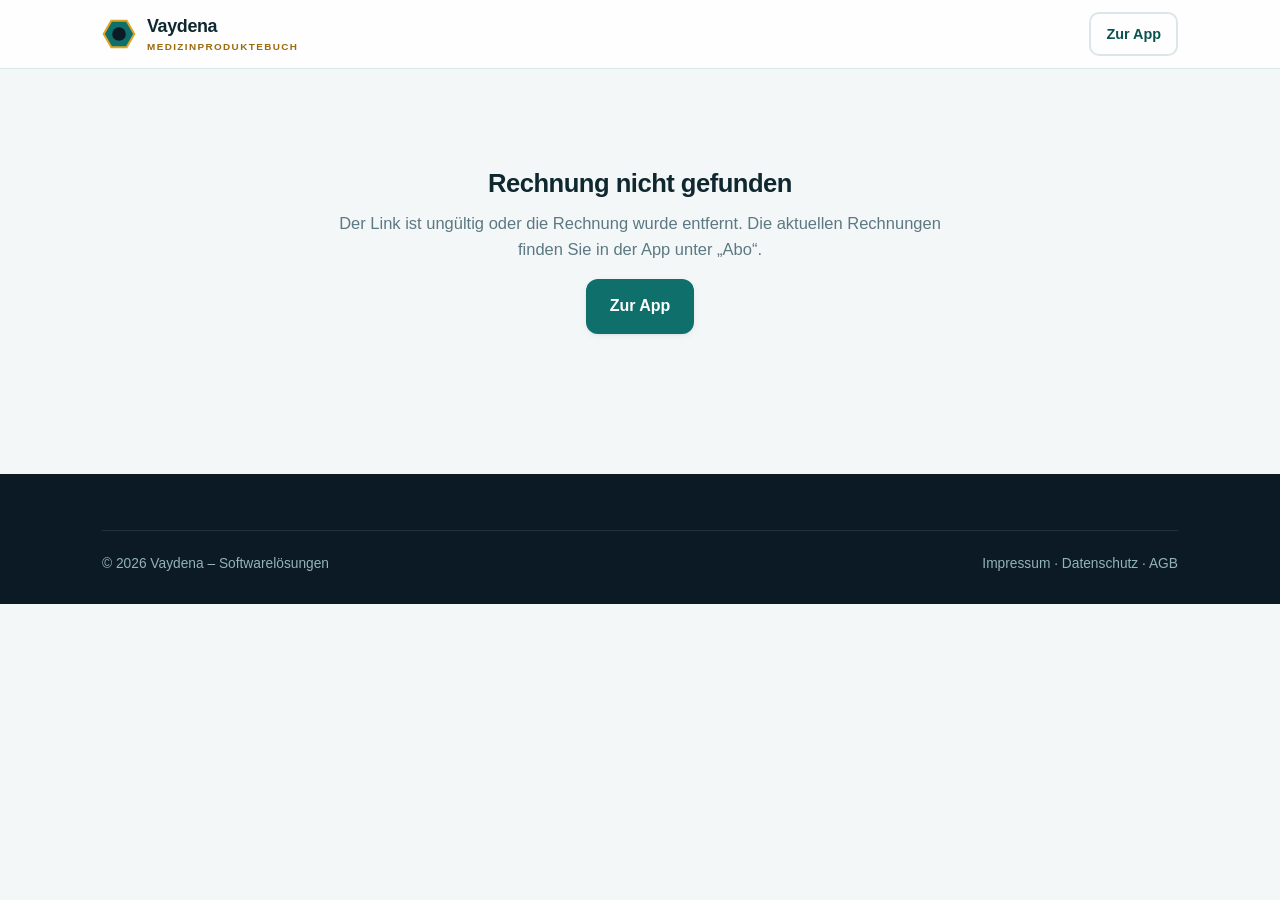
<file: zahlung.html>
<!doctype html>
<html lang="de">
<head>
<meta charset="utf-8">
<meta name="viewport" content="width=device-width,initial-scale=1">
<title>Rechnung & Zahlung – Vaydena Medizinproduktebuch</title>
<meta name="robots" content="noindex,nofollow">
<meta name="theme-color" content="#0b1a24">
<link rel="icon" href="assets/icons/favicon-32.png" sizes="32x32">
<link rel="apple-touch-icon" href="assets/icons/apple-touch-icon.png">
<link rel="stylesheet" href="assets/app.css?v=20261002c">
<style>
  .pay{max-width:980px;margin:0 auto;padding:40px 22px 60px}
  .pay-head{display:flex;flex-wrap:wrap;gap:12px 18px;align-items:center;justify-content:space-between;margin-bottom:8px}
  .pay-head h1{font-size:1.7rem;margin:0}
  .pill.open{background:var(--gold-l);color:var(--gold-d)}
  .pill.paid{background:var(--ok-l);color:#136b48}
  .pill.void{background:#e8ecee;color:#5c6f77}
  .sumline{color:var(--muted);margin-bottom:22px}
  .card{background:var(--surface);border:1px solid var(--line);border-radius:var(--radius);padding:26px;box-shadow:var(--shadow-s)}
  .card h2{font-size:1.15rem;margin-bottom:14px}
  .kv{display:grid;grid-template-columns:auto 1fr auto;gap:10px 14px;align-items:center;font-size:.97rem}
  .kv .k{color:var(--muted);font-size:.78rem;font-weight:800;text-transform:uppercase;letter-spacing:.06em}
  .kv .v{font-weight:700;word-break:break-all;font-variant-numeric:tabular-nums}
  .kv .v.big{font-size:1.45rem;color:var(--primary-d)}
  .copy{border:1px solid var(--line);background:var(--bg);border-radius:8px;padding:5px 10px;font:inherit;font-size:.8rem;font-weight:700;color:var(--primary-d);cursor:pointer;white-space:nowrap}
  .copy:hover{background:var(--primary-l);border-color:var(--primary)}
  .copy.done{background:var(--ok-l);color:#136b48;border-color:#bfe6d2}
  .giro{display:flex;flex-direction:column;align-items:center;text-align:center}
  .giro svg{width:min(250px,100%);height:auto;background:#fff;padding:10px;border:1px solid var(--line);border-radius:12px}
  .giro .hint{font-size:.88rem;color:var(--muted);margin-top:12px;max-width:30em}
  .actions{display:flex;flex-wrap:wrap;gap:12px;margin:26px 0 0}
  .state{max-width:640px;margin:60px auto;text-align:center}
  /* Rechnungsdokument */
  .idoc{background:#fff;color:#111;max-width:800px;margin:0 auto 60px;padding:40px 44px;border:1px solid var(--line);border-radius:var(--radius);box-shadow:var(--shadow-s);font-size:14px;line-height:1.5}
  .idoc .dhead{display:flex;justify-content:space-between;gap:20px;flex-wrap:wrap;margin-bottom:30px}
  .idoc .issuer{font-size:12.5px;color:#333;text-align:right}
  .idoc .issuer b{display:block;font-size:14px;color:#0e6f6b}
  .idoc .sender{font-size:10.5px;color:#666;border-bottom:1px solid #ccc;display:inline-block;padding-bottom:2px;margin-bottom:8px}
  .idoc .rcpt{white-space:pre-line;font-size:14px}
  .idoc .titlerow{display:flex;justify-content:space-between;align-items:flex-end;gap:16px;flex-wrap:wrap;margin-bottom:8px}
  .idoc h2{font-size:22px;margin:0;color:#111}
  .idoc .meta{display:grid;grid-template-columns:auto auto;gap:2px 18px;font-size:13px}
  .idoc table{width:100%;border-collapse:collapse;margin:14px 0 8px}
  .idoc th,.idoc td{padding:9px 8px;text-align:left;border-bottom:1px solid #ddd;vertical-align:top}
  .idoc th{font-size:12px;text-transform:uppercase;letter-spacing:.05em;color:#555;border-bottom:2px solid #333}
  .idoc td.r,.idoc th.r{text-align:right;white-space:nowrap}
  .idoc tr.total td{font-weight:800;font-size:15px;border-bottom:0;border-top:2px solid #333}
  .idoc .taxnote{font-size:12px;color:#555;margin:4px 0 20px}
  .idoc .paybox{border:1px solid #ccc;border-radius:8px;padding:12px 14px;font-size:13px;margin-bottom:20px;background:#fafafa}
  .idoc .paybox b{display:inline-block;min-width:150px}
  .idoc .stamp{display:inline-block;border:2px solid #1f9d6b;color:#1f9d6b;font-weight:800;padding:4px 10px;border-radius:6px;transform:rotate(-3deg);margin:4px 0 16px}
  .idoc .stamp.void{border-color:#888;color:#888}
  .idoc .dfoot{border-top:1px solid #ddd;padding-top:12px;font-size:11px;color:#666;display:flex;gap:16px;flex-wrap:wrap;justify-content:space-between}
  .doc-label{max-width:800px;margin:34px auto 10px;padding:0 22px;color:var(--muted);font-size:.85rem;font-weight:700;text-transform:uppercase;letter-spacing:.08em}
  @media (max-width:620px){.idoc{padding:26px 20px;margin:0 22px 50px}.kv{grid-template-columns:1fr;gap:4px}.kv .k{margin-top:8px}.kv .copy{justify-self:start}}
  @media print{
    body>*{display:none!important}
    #invoiceDoc{display:block!important;box-shadow:none;border:0;margin:0;max-width:none;padding:0;border-radius:0}
    @page{size:A4;margin:16mm}
  }
</style>
</head>
<body>

<header class="site"><div class="wrap">
  <div class="nav">
    <a class="brand" href="index.html"><svg class="logo" viewBox="0 0 40 40" aria-hidden="true"><path d="M38 20 29 35.6H11L2 20 11 4.4h18z" fill="#0e6f6b"/><circle cx="20" cy="20" r="8" fill="#0b1a24"/><path d="M38 20 29 35.6H11L2 20 11 4.4h18z" fill="none" stroke="#e0a423" stroke-width="2.4"/></svg><span>Vaydena<small>Medizinproduktebuch</small></span></a>
    <div class="spacer"></div>
    <div class="nav-cta"><a class="btn ghost sm" href="app.html">Zur App</a></div>
  </div>
</div></header>

<main class="pay">
  <div id="loading" class="state"><p class="muted">Rechnung wird geladen …</p></div>

  <div id="gate" class="state hide">
    <h1 style="font-size:1.6rem" id="gateTitle">Rechnung nicht gefunden</h1>
    <p class="muted" id="gateText">Der Link ist ungültig oder die Rechnung wurde entfernt. Die aktuellen Rechnungen finden Sie in der App unter „Abo“.</p>
    <a class="btn primary" href="app.html">Zur App</a>
  </div>

  <div id="main" class="hide">
    <p class="eyebrow">Vaydena Medizinproduktebuch · Rechnung</p>
    <div class="pay-head"><h1>Rechnung <span id="invNo"></span></h1><span class="pill" id="invStatus"></span></div>
    <p class="sumline" id="sumline"></p>

    <div id="paidBox" class="msg ok hide"></div>
    <div id="voidBox" class="msg info hide">Diese Rechnung wurde storniert. Es ist keine Zahlung erforderlich.</div>

    <div id="openBox" class="grid g2 hide">
      <div class="card">
        <h2>Per Überweisung bezahlen</h2>
        <div class="kv">
          <span class="k">Empfänger</span><span class="v" id="bHolder"></span><button class="copy" type="button" data-copy="holder">Kopieren</button>
          <span class="k">IBAN</span><span class="v" id="bIban"></span><button class="copy" type="button" data-copy="iban">Kopieren</button>
          <span class="k">BIC</span><span class="v" id="bBic"></span><button class="copy" type="button" data-copy="bic">Kopieren</button>
          <span class="k">Betrag</span><span class="v big" id="bAmount"></span><button class="copy" type="button" data-copy="amount">Kopieren</button>
          <span class="k">Verwendungszweck</span><span class="v" id="bRef"></span><button class="copy" type="button" data-copy="ref">Kopieren</button>
        </div>
        <p class="formnote">Bitte den Verwendungszweck genau so übernehmen – daran erkennen wir Ihre Zahlung. Fällig bis <b id="bDue"></b>. Nach Zahlungseingang (in der Regel 1–2 Werktage) schalten wir den Tarif frei und schicken eine Bestätigung per E-Mail.</p>
      </div>
      <div class="card giro">
        <h2>Oder mit GiroCode</h2>
        <div id="giroBox"></div>
        <p class="hint">Banking-App öffnen → „Überweisung per QR-Code / GiroCode“ wählen → Code scannen. Empfänger, IBAN, Betrag und Verwendungszweck sind dann bereits ausgefüllt.</p>
      </div>
    </div>

    <div class="actions">
      <button class="btn primary" type="button" id="btnPrint">Rechnung drucken / als PDF speichern</button>
      <a class="btn ghost" href="app.html">Zur App</a>
    </div>
  </div>
</main>

<div class="doc-label hide" id="docLabel">Rechnungsdokument</div>
<section class="idoc hide" id="invoiceDoc" aria-label="Rechnungsdokument"></section>

<footer class="site"><div class="wrap">
  <div class="fbot"><span>© <span data-year>2026</span> Vaydena – Softwarelösungen</span><span><a href="impressum.html">Impressum</a> · <a href="datenschutz.html">Datenschutz</a> · <a href="agb.html">AGB</a></span></div>
</div></footer>

<script src="assets/auth.js"></script>
<script src="assets/site.js"></script>
<script>
(function () {
  var $ = function (id) { return document.getElementById(id); };
  var e = MP.esc;
  var token = MP.qs('r') || '';
  var copyVals = {};

  function show(id) { ['loading', 'gate', 'main'].forEach(function (k) { $(k).classList.toggle('hide', k !== id); }); }

  if (!/^[0-9a-f]{36}$/.test(token)) { show('gate'); }
  else {
    MP.publicCall('invoice', { access_token: token }).then(function (r) {
      if (!(r.data && r.data.ok && r.data.invoice)) {
        if (r.status === 0) { $('gateTitle').textContent = 'Keine Verbindung'; $('gateText').textContent = MP.errText(r); }
        show('gate'); return;
      }
      render(r.data.invoice);
    });
  }

  function render(inv) {
    var stText = { open: 'Offen – Zahlung ausstehend', paid: 'Bezahlt', void: 'Storniert' }[inv.status] || inv.status;
    $('invNo').textContent = inv.number;
    var pill = $('invStatus'); pill.textContent = stText; pill.className = 'pill ' + inv.status;
    $('sumline').textContent = inv.description + ' · ' + MP.euro(inv.amount_cents) + ' · ausgestellt am ' + inv.issued_dmy + ' · fällig bis ' + inv.due_dmy;
    if (inv.status === 'paid') {
      $('paidBox').textContent = 'Zahlung eingegangen am ' + inv.paid_dmy + '. Vielen Dank! Der Tarif ist freigeschaltet.';
      $('paidBox').classList.remove('hide');
    } else if (inv.status === 'void') {
      $('voidBox').classList.remove('hide');
    } else {
      var b = inv.bank || {};
      $('bHolder').textContent = b.holder || ''; $('bIban').textContent = b.iban || ''; $('bBic').textContent = b.bic || '';
      $('bAmount').textContent = inv.amount_eur + ' €'; $('bRef').textContent = inv.reference; $('bDue').textContent = inv.due_dmy;
      copyVals = { holder: b.holder || '', iban: b.iban_raw || b.iban || '', bic: b.bic || '', amount: inv.amount_eur, ref: inv.reference };
      if (inv.giro && inv.giro.path) {
        $('giroBox').innerHTML = '<svg viewBox="0 0 ' + Number(inv.giro.size) + ' ' + Number(inv.giro.size) + '" shape-rendering="crispEdges" role="img" aria-label="GiroCode für diese Überweisung"><rect width="100%" height="100%" fill="#fff"/><path d="' + e(inv.giro.path) + '" fill="#0f172a"/></svg>';
      } else {
        $('giroBox').innerHTML = '<p class="muted">GiroCode nicht verfügbar – bitte die Bankverbindung links verwenden.</p>';
      }
      $('openBox').classList.remove('hide');
    }
    renderDoc(inv);
    document.title = 'Rechnung ' + inv.number + ' – Vaydena Medizinproduktebuch';
    show('main');
  }

  function renderDoc(inv) {
    var b = inv.billing || {}, is = inv.issuer || {}, bank = inv.bank || {};
    var rcpt = [b.recipient || inv.tenant_name, b.street, [b.zip, b.city].filter(Boolean).join(' ')].filter(Boolean).join('\n');
    var html = '';
    html += '<div class="dhead"><div><div class="sender">' + e(is.name) + ' · ' + e(is.street) + ' · ' + e(is.zip) + ' ' + e(is.city) + '</div>' +
      '<div class="rcpt">' + e(rcpt) + '</div>' + (b.email ? '<div class="rcpt" style="font-size:12px;color:#555;margin-top:4px">' + e(b.email) + '</div>' : '') + '</div>' +
      '<div class="issuer"><b>' + e(is.name) + '</b>Inhaber ' + e(is.owner) + '<br>' + e(is.street) + '<br>' + e(is.zip) + ' ' + e(is.city) + '<br>' + e(is.email) + '<br>Tel. ' + e(is.tel) + '</div></div>';
    html += '<div class="titlerow"><h2>Rechnung ' + e(inv.number) + '</h2><div class="meta"><span>Rechnungsdatum</span><b>' + e(inv.issued_dmy) + '</b><span>Fällig bis</span><b>' + e(inv.due_dmy) + '</b><span>Kunde</span><b>' + e(inv.tenant_name) + '</b></div></div>';
    html += '<table><thead><tr><th>Leistung</th><th>Laufzeit</th><th class="r">Betrag</th></tr></thead><tbody>' +
      '<tr><td>' + e(inv.description) + '<br><span style="color:#666;font-size:12px">Software-Nutzung (SaaS) gemäß AGB · Freischaltung nach Zahlungseingang</span></td><td>' + e(inv.period_label) + '</td><td class="r">' + e(MP.euro(inv.amount_cents)) + '</td></tr>' +
      '<tr class="total"><td colspan="2">Rechnungsbetrag</td><td class="r">' + e(MP.euro(inv.amount_cents)) + '</td></tr></tbody></table>';
    html += '<p class="taxnote">' + e(inv.tax_note) + '</p>';
    if (inv.status === 'paid') html += '<div class="stamp">BEZAHLT' + (inv.paid_dmy ? ' am ' + e(inv.paid_dmy) : '') + '</div>';
    else if (inv.status === 'void') html += '<div class="stamp void">STORNIERT</div>';
    else html += '<div class="paybox"><b>Zahlbar bis</b>' + e(inv.due_dmy) + '<br><b>Empfänger</b>' + e(bank.holder) + '<br><b>IBAN</b>' + e(bank.iban) + '<br><b>BIC</b>' + e(bank.bic) + '<br><b>Verwendungszweck</b>' + e(inv.reference) + '</div>';
    html += '<div class="dfoot"><span>' + e(is.name) + ' · Inhaber ' + e(is.owner) + ' · ' + e(is.street) + ' · ' + e(is.zip) + ' ' + e(is.city) + '</span><span>' + e(is.email) + ' · Tel. ' + e(is.tel) + '</span></div>';
    $('invoiceDoc').innerHTML = html;
    $('invoiceDoc').classList.remove('hide');
    $('docLabel').classList.remove('hide');
  }

  function fallbackCopy(t) {
    try {
      var ta = document.createElement('textarea'); ta.value = t; ta.setAttribute('readonly', '');
      ta.style.position = 'fixed'; ta.style.opacity = '0'; document.body.appendChild(ta); ta.select();
      var ok = document.execCommand('copy'); document.body.removeChild(ta); return ok;
    } catch (err) { return false; }
  }
  function copyText(t) {
    if (navigator.clipboard && navigator.clipboard.writeText) {
      return navigator.clipboard.writeText(t).then(function () { return true; }, function () { return fallbackCopy(t); });
    }
    return Promise.resolve(fallbackCopy(t));
  }
  document.querySelectorAll('.copy').forEach(function (btn) {
    btn.addEventListener('click', function () {
      copyText(copyVals[btn.getAttribute('data-copy')] || '').then(function (ok) {
        btn.textContent = ok ? 'Kopiert' : 'Fehler'; btn.classList.toggle('done', ok);
        setTimeout(function () { btn.textContent = 'Kopieren'; btn.classList.remove('done'); }, 1600);
      });
    });
  });
  $('btnPrint').addEventListener('click', function () { window.print(); });
})();
</script>
</body>
</html>
</file>
<file: assets/app.css>
/* ============================================================
   Vaydena Lager — gemeinsames Design-System (Basis: Vaydena Schulungen)
   Petrol/Teal + Gold/Amber (Marke), dunkles Navy für Hero.
   Keine externen Assets. Systemfonts.
   ============================================================ */
:root{
  --bg:#f4f7f8; --bg-2:#eaf1f2; --surface:#ffffff;
  --ink:#0f2830; --ink-2:#264a54; --muted:#5c7883; --line:#dbe6e9;
  --primary:#0e6f6b; --primary-d:#0a5350; --primary-l:#e3f1ef;
  --gold:#e0a423; --gold-d:#9c6a0d; --gold-l:#fbeecd;
  --navy:#0b1a24; --navy-2:#122b39; --navy-ink:#e6f1f3; --navy-muted:#93b2bb;
  --ok:#1f9d6b; --ok-l:#e4f5ec; --warn:#c47d12;
  --radius:16px; --radius-s:11px; --radius-xs:9px;
  --shadow-s:0 1px 2px rgba(11,26,36,.06),0 2px 8px rgba(11,26,36,.05);
  --shadow-m:0 8px 28px rgba(11,26,36,.10);
  --shadow-l:0 18px 50px rgba(11,26,36,.16);
  --maxw:1120px;
  --font:-apple-system,BlinkMacSystemFont,"Segoe UI",Roboto,"Helvetica Neue",Arial,sans-serif;
}
*{box-sizing:border-box}
html{-webkit-text-size-adjust:100%;scroll-behavior:smooth}
body{
  margin:0;font-family:var(--font);color:var(--ink);background:var(--bg);
  line-height:1.55;font-size:16.5px;-webkit-font-smoothing:antialiased;
}
h1,h2,h3,h4{line-height:1.15;margin:0 0 .5em;color:var(--ink);text-wrap:balance;letter-spacing:-.02em}
h1{font-size:clamp(2rem,4.2vw,3.15rem);font-weight:800}
h2{font-size:clamp(1.55rem,3vw,2.3rem);font-weight:800}
h3{font-size:1.2rem;font-weight:700}
p{margin:0 0 1em}
a{color:var(--primary-d);text-decoration:none}
a:hover{text-decoration:underline}
img{max-width:100%;display:block}
.wrap{max-width:var(--maxw);margin:0 auto;padding:0 22px}
.center{text-align:center}
.muted{color:var(--muted)}
.eyebrow{font-size:.8rem;font-weight:800;letter-spacing:.12em;text-transform:uppercase;color:var(--primary);margin:0 0 12px}
.eyebrow.gold{color:var(--gold-d)}

/* ---------- Buttons ---------- */
.btn{display:inline-flex;align-items:center;gap:9px;font-family:inherit;cursor:pointer;
  font-weight:700;font-size:1rem;padding:13px 22px;border-radius:12px;border:2px solid transparent;
  text-decoration:none;transition:transform .12s ease,box-shadow .12s ease,background .12s;white-space:nowrap}
.btn:hover{text-decoration:none;transform:translateY(-1px)}
.btn:active{transform:translateY(0)}
.btn.primary{background:var(--primary);color:#fff;box-shadow:var(--shadow-s)}
.btn.primary:hover{background:var(--primary-d);box-shadow:var(--shadow-m)}
.btn.gold{background:var(--gold);color:#3a2703;box-shadow:0 6px 18px rgba(224,164,35,.35)}
.btn.gold:hover{background:#eeb130}
.btn.ghost{background:transparent;color:var(--primary-d);border-color:var(--line)}
.btn.ghost:hover{border-color:var(--primary);background:var(--primary-l)}
.btn.ghost.on-navy{color:#fff;border-color:rgba(255,255,255,.28)}
.btn.ghost.on-navy:hover{background:rgba(255,255,255,.08);border-color:rgba(255,255,255,.5)}
.btn.lg{padding:16px 30px;font-size:1.08rem}
.btn.sm{padding:9px 15px;font-size:.9rem;border-radius:10px}
.btn.block{width:100%;justify-content:center}

/* ---------- Header ---------- */
header.site{position:sticky;top:0;z-index:50;background:rgba(255,255,255,.86);
  backdrop-filter:saturate(1.4) blur(10px);border-bottom:1px solid var(--line)}
.nav{display:flex;align-items:center;gap:14px;height:68px}
.brand{display:flex;align-items:center;gap:11px;font-weight:800;font-size:1.12rem;color:var(--ink);letter-spacing:-.02em}
.brand:hover{text-decoration:none}
.brand .logo{width:34px;height:34px;flex:0 0 auto}
.brand small{display:block;font-size:.62rem;font-weight:700;letter-spacing:.14em;text-transform:uppercase;color:var(--gold-d);margin-top:-2px}
.nav .spacer{flex:1}
.nav-links{display:flex;align-items:center;gap:4px}
.nav-links a{padding:9px 13px;border-radius:10px;color:var(--ink-2);font-weight:600;font-size:.96rem}
.nav-links a:hover{background:var(--primary-l);color:var(--primary-d);text-decoration:none}
.nav-cta{display:flex;align-items:center;gap:8px}
.nav-toggle{display:none;background:none;border:0;cursor:pointer;padding:8px;color:var(--ink)}
.nav-toggle svg{width:26px;height:26px}

/* ---------- Hero (dunkles Navy) ---------- */
.hero{position:relative;background:radial-gradient(1100px 520px at 78% -8%,#1c4a4a 0%,transparent 60%),
   linear-gradient(160deg,var(--navy) 0%,var(--navy-2) 100%);color:var(--navy-ink);overflow:hidden}
.hero::after{content:"";position:absolute;right:-90px;top:-90px;width:360px;height:360px;
  background:radial-gradient(circle,rgba(224,164,35,.22),transparent 68%);pointer-events:none}
.hero .wrap{position:relative;padding:74px 22px 84px;display:grid;grid-template-columns:1.05fr .95fr;gap:48px;align-items:center}
.hero h1{color:#fff}
.hero h1 .hl{color:var(--gold);position:relative}
.hero .lead{font-size:1.18rem;color:var(--navy-ink);opacity:.9;max-width:36em;margin-bottom:26px}
.hero .cta-row{display:flex;gap:12px;flex-wrap:wrap;margin-bottom:20px}
.hero .trustline{display:flex;gap:18px;flex-wrap:wrap;color:var(--navy-muted);font-size:.9rem;font-weight:600}
.hero .trustline span{display:flex;align-items:center;gap:7px}
.hero .trustline svg{width:17px;height:17px;color:var(--gold)}

/* ---------- Sections ---------- */
section{padding:70px 0}
section.tight{padding:52px 0}
.sec-head{max-width:40em;margin:0 auto 44px;text-align:center}
.sec-head.left{margin-left:0;text-align:left}
.sec-head p{font-size:1.1rem;color:var(--muted);margin:0}
.alt{background:var(--bg-2)}
.navy-sec{background:linear-gradient(160deg,var(--navy),var(--navy-2));color:var(--navy-ink)}
.navy-sec h2{color:#fff}
.navy-sec .sec-head p{color:var(--navy-muted)}

/* ---------- Logos / Zielgruppen-Band ---------- */
.audience{display:flex;flex-wrap:wrap;justify-content:center;gap:12px 14px}
.audience .chip{display:flex;align-items:center;gap:9px;background:var(--surface);border:1px solid var(--line);
  border-radius:999px;padding:10px 18px;font-weight:700;font-size:.95rem;color:var(--ink-2);box-shadow:var(--shadow-s)}
.audience .chip svg{width:19px;height:19px;color:var(--primary)}

/* ---------- Feature-Grid ---------- */
.grid{display:grid;gap:22px}
.g3{grid-template-columns:repeat(3,1fr)}
.g2{grid-template-columns:repeat(2,1fr)}
.g4{grid-template-columns:repeat(4,1fr)}
.feature{background:var(--surface);border:1px solid var(--line);border-radius:var(--radius);padding:26px;box-shadow:var(--shadow-s)}
.feature .ic{width:46px;height:46px;border-radius:12px;background:var(--primary-l);color:var(--primary-d);
  display:grid;place-items:center;margin-bottom:16px}
.feature .ic svg{width:24px;height:24px}
.feature.gold .ic{background:var(--gold-l);color:var(--gold-d)}
.feature h3{margin-bottom:7px}
.feature p{margin:0;color:var(--muted);font-size:.97rem}

/* ---------- Ablauf-Steps ---------- */
.steps{display:grid;grid-template-columns:repeat(4,1fr);gap:22px;counter-reset:st}
.step{position:relative;padding-top:8px}
.step .n{width:44px;height:44px;border-radius:13px;background:var(--primary);color:#fff;font-weight:800;
  font-size:1.15rem;display:grid;place-items:center;margin-bottom:14px;box-shadow:var(--shadow-s)}
.step h3{font-size:1.08rem;margin-bottom:6px}
.step p{margin:0;color:var(--muted);font-size:.95rem}

/* ---------- Kurskarten ---------- */
.courses{display:grid;grid-template-columns:repeat(3,1fr);gap:24px}
.course{background:var(--surface);border:1px solid var(--line);border-radius:var(--radius);overflow:hidden;
  box-shadow:var(--shadow-s);display:flex;flex-direction:column;transition:transform .14s,box-shadow .14s}
.course:hover{transform:translateY(-3px);box-shadow:var(--shadow-m);text-decoration:none}
.course .thumb{aspect-ratio:16/9;position:relative;background:linear-gradient(160deg,#16323f,#0b1c26);overflow:hidden}
.course .thumb img{width:100%;height:100%;object-fit:cover}
.course .thumb .glow{position:absolute;inset:0;background:radial-gradient(circle at 50% 46%,rgba(224,164,35,.85),transparent 42%)}
.course .cat{position:absolute;top:12px;left:12px;background:rgba(11,26,36,.72);color:#fff;font-size:.72rem;
  font-weight:700;padding:5px 11px;border-radius:999px;letter-spacing:.03em;backdrop-filter:blur(3px)}
.course .lvl{position:absolute;top:12px;right:12px;background:var(--gold);color:#3a2703;font-size:.72rem;
  font-weight:800;padding:5px 11px;border-radius:999px}
.course .body{padding:20px;display:flex;flex-direction:column;flex:1}
.course h3{margin-bottom:8px;font-size:1.14rem}
.course .body p{color:var(--muted);font-size:.94rem;margin:0 0 16px;flex:1}
.course .meta{display:flex;gap:14px;flex-wrap:wrap;color:var(--ink-2);font-size:.86rem;font-weight:600;
  border-top:1px solid var(--line);padding-top:14px}
.course .meta span{display:flex;align-items:center;gap:6px}
.course .meta svg{width:16px;height:16px;color:var(--primary)}
.course.soon{opacity:.72}
.course.soon .thumb{filter:grayscale(.4)}
.ribbon{position:absolute;bottom:12px;left:12px;background:var(--surface);color:var(--muted);font-size:.72rem;
  font-weight:700;padding:5px 11px;border-radius:999px;border:1px solid var(--line)}

/* ---------- Preis-Tarife ---------- */
.tiers{display:grid;grid-template-columns:repeat(3,1fr);gap:20px;align-items:stretch}
.tier{background:var(--surface);border:1px solid var(--line);border-radius:var(--radius);padding:28px 24px;
  display:flex;flex-direction:column;box-shadow:var(--shadow-s);position:relative}
.tier.pop{border-color:var(--primary);box-shadow:0 0 0 3px var(--primary-l),var(--shadow-m);transform:translateY(-6px)}
.tier .badge{position:absolute;top:-13px;left:50%;transform:translateX(-50%);background:var(--primary);color:#fff;
  font-size:.74rem;font-weight:800;letter-spacing:.05em;padding:6px 14px;border-radius:999px;text-transform:uppercase;white-space:nowrap}
.tier .tname{font-size:1.05rem;font-weight:800;color:var(--ink)}
.tier .price{margin:12px 0 4px;font-size:2.5rem;font-weight:800;color:var(--ink);letter-spacing:-.03em;line-height:1}
.tier .price small{font-size:.95rem;font-weight:600;color:var(--muted);letter-spacing:0}
.tier .per{color:var(--muted);font-size:.9rem;margin-bottom:18px;min-height:1.2em}
.tier .desc{color:var(--muted);font-size:.92rem;margin-bottom:18px;min-height:3em}
.tier ul{list-style:none;padding:0;margin:0 0 22px;flex:1}
.tier li{display:flex;gap:10px;align-items:flex-start;padding:7px 0;font-size:.93rem;color:var(--ink-2)}
.tier li svg{width:18px;height:18px;color:var(--ok);flex:0 0 auto;margin-top:2px}
.tier li.off{color:var(--muted);opacity:.7}
.tier li.off svg{color:var(--muted)}
.tier .btn{margin-top:auto}

/* ---------- Vergleichstabelle ---------- */
.cmp-scroll{overflow-x:auto}
table.cmp{width:100%;border-collapse:collapse;min-width:640px;background:var(--surface);
  border:1px solid var(--line);border-radius:var(--radius);overflow:hidden}
table.cmp th,table.cmp td{padding:14px 16px;text-align:center;border-bottom:1px solid var(--line);font-size:.95rem}
table.cmp thead th{background:var(--bg-2);font-weight:800;color:var(--ink)}
table.cmp tbody th{text-align:left;font-weight:600;color:var(--ink-2)}
table.cmp td svg{width:19px;height:19px;color:var(--ok)}
table.cmp td.no{color:var(--muted)}
table.cmp tr:last-child td,table.cmp tr:last-child th{border-bottom:0}
table.cmp .hl{color:var(--primary-d);font-weight:800}

/* ---------- FAQ ---------- */
.faq{max-width:760px;margin:0 auto}
.faq details{background:var(--surface);border:1px solid var(--line);border-radius:var(--radius-s);
  margin-bottom:12px;padding:2px 20px;box-shadow:var(--shadow-s)}
.faq summary{cursor:pointer;font-weight:700;color:var(--ink);padding:16px 0;list-style:none;
  display:flex;justify-content:space-between;gap:14px;align-items:center}
.faq summary::-webkit-details-marker{display:none}
.faq summary .chev{transition:transform .2s;color:var(--primary);flex:0 0 auto}
.faq details[open] summary .chev{transform:rotate(180deg)}
.faq details p{color:var(--muted);margin:0;padding:0 0 18px;font-size:.97rem}

/* ---------- CTA-Band ---------- */
.ctaband{background:linear-gradient(160deg,var(--primary-d),var(--primary));color:#fff;border-radius:22px;
  padding:52px 44px;text-align:center;box-shadow:var(--shadow-m);position:relative;overflow:hidden}
.ctaband::after{content:"";position:absolute;right:-60px;bottom:-80px;width:280px;height:280px;
  background:radial-gradient(circle,rgba(224,164,35,.3),transparent 66%)}
.ctaband h2{color:#fff;position:relative}
.ctaband p{color:rgba(255,255,255,.9);max-width:34em;margin:0 auto 26px;position:relative;font-size:1.1rem}
.ctaband .btn{position:relative}

/* ---------- Formularseiten ---------- */
.authwrap{max-width:1020px;margin:0 auto;padding:46px 22px;display:grid;grid-template-columns:1fr .9fr;gap:44px;align-items:start}
.authcard{background:var(--surface);border:1px solid var(--line);border-radius:var(--radius);padding:32px;box-shadow:var(--shadow-m)}
.field{margin-bottom:16px}
.field label{display:block;font-weight:700;font-size:.9rem;color:var(--ink-2);margin-bottom:6px}
.field input,.field select,.field textarea{width:100%;font-family:inherit;font-size:1rem;padding:12px 14px;
  border:1.5px solid var(--line);border-radius:11px;background:#fdfefe;color:var(--ink)}
.field input:focus,.field select:focus,.field textarea:focus{outline:none;border-color:var(--primary);box-shadow:0 0 0 3px var(--primary-l)}
.field .hint{font-size:.82rem;color:var(--muted);margin-top:5px}
.formnote{font-size:.88rem;color:var(--muted);margin-top:14px}
.aside-list{list-style:none;padding:0;margin:20px 0 0}
.aside-list li{display:flex;gap:11px;align-items:flex-start;padding:9px 0;color:var(--ink-2);font-size:.97rem}
.aside-list li svg{width:20px;height:20px;color:var(--primary);flex:0 0 auto;margin-top:2px}
.msg{padding:13px 16px;border-radius:11px;font-size:.93rem;font-weight:600;margin-bottom:16px;display:none}
.msg.err{background:#fdecec;color:#a32020;border:1px solid #f3c9c9;display:block}
.msg.ok{background:var(--ok-l);color:#136b48;border:1px solid #bfe6d2;display:block}
.msg.info{background:var(--gold-l);color:#8a5a0c;border:1px solid #edd39a;display:block}

/* ---------- Badges ---------- */
.pill{display:inline-flex;align-items:center;gap:6px;font-size:.8rem;font-weight:700;padding:4px 11px;border-radius:999px}
.pill.teal{background:var(--primary-l);color:var(--primary-d)}
.pill.gold{background:var(--gold-l);color:var(--gold-d)}
.pill.ok{background:var(--ok-l);color:#136b48}

/* ---------- Footer ---------- */
footer.site{background:var(--navy);color:var(--navy-muted);padding:56px 0 30px;font-size:.94rem;margin-top:20px}
footer.site .cols{display:grid;grid-template-columns:1.4fr 1fr 1fr 1fr;gap:32px;margin-bottom:34px}
footer.site h4{color:#fff;font-size:.82rem;letter-spacing:.1em;text-transform:uppercase;margin-bottom:14px}
footer.site a{color:var(--navy-muted);display:block;padding:5px 0}
footer.site a:hover{color:#fff}
footer.site .brand{color:#fff;margin-bottom:12px}
footer.site .brand small{color:var(--gold)}
footer.site .fbot{border-top:1px solid rgba(255,255,255,.1);padding-top:22px;display:flex;
  justify-content:space-between;flex-wrap:wrap;gap:12px;color:var(--navy-muted);font-size:.86rem}
footer.site .fbot a{display:inline}

/* ---------- Utilities ---------- */
.hide{display:none!important}
.mt0{margin-top:0}.mb0{margin-bottom:0}
hr.soft{border:0;border-top:1px solid var(--line);margin:0}

/* ---------- Responsive ---------- */
@media (max-width:900px){
  .hero .wrap{grid-template-columns:1fr;gap:34px;padding:56px 22px 64px}
  .g3,.g4,.courses,.tiers{grid-template-columns:repeat(2,1fr)}
  .steps{grid-template-columns:repeat(2,1fr)}
  footer.site .cols{grid-template-columns:1fr 1fr}
  .authwrap{grid-template-columns:1fr}
  .tier.pop{transform:none}
}
@media (max-width:620px){
  .nav-links,.nav-cta .btn.ghost{display:none}
  .nav-toggle{display:block}
  .nav.open+.mobile-menu{display:block}
  .g3,.g4,.g2,.courses,.tiers,.steps{grid-template-columns:1fr}
  footer.site .cols{grid-template-columns:1fr}
  .ctaband{padding:38px 24px}
  section{padding:52px 0}
}
.mobile-menu{display:none;background:var(--surface);border-bottom:1px solid var(--line);padding:12px 22px}
.mobile-menu a{display:block;padding:12px 6px;font-weight:600;color:var(--ink-2);border-bottom:1px solid var(--line)}
.mobile-menu a:last-child{border-bottom:0}
</file>
<file: assets/mpb.css>
/* ============================================================
   Vaydena Lager — App-Layout (app.html). Baut auf assets/app.css auf.
   Navy-Topbar, Seitennavigation ab 900 px, Bottom-Navigation mobil.
   ============================================================ */
body.app{font-size:16px;background:var(--bg);min-height:100vh}
body.app.noscroll{overflow:hidden}

/* ---------- Icons (Sicherheitsnetz) ----------
   ic() in lager-app.js liefert SVGs ohne width/height. Ohne feste Groesse fuellen sie
   ihren Container (Desktop-Artikelliste: riesiger Chevron; Scan-Platzhalter: riesige Kamera).
   Spezifischere Regeln weiter unten (.sidenav a svg, .row .ic svg, .iconbtn svg, .banner svg) bleiben wirksam. */
svg.i{width:1.15em;height:1.15em;flex:0 0 auto;vertical-align:-.2em}
.row>svg.i{width:18px;height:18px;color:var(--muted)}
.scanoff>svg.i{width:72px;height:72px;opacity:.9}
.splash .box>svg.i{width:56px;height:56px;color:var(--muted)}

/* ---------- Topbar ---------- */
.topbar{position:sticky;top:0;z-index:60;background:var(--navy);color:var(--navy-ink);height:56px;
  display:flex;align-items:center;gap:12px;padding:0 14px;box-shadow:0 2px 10px rgba(11,26,36,.25)}
.topbar .brand{color:#fff;font-size:1rem;gap:9px}
.topbar .brand .logo{width:28px;height:28px}
.topbar .brand small{color:var(--gold)}
.topbar .ttl{font-weight:800;font-size:1.05rem;color:#fff;white-space:nowrap;overflow:hidden;text-overflow:ellipsis;
  padding-left:12px;border-left:1px solid rgba(255,255,255,.14)}
.topbar .spacer{flex:1}
.syncdot{display:inline-flex;align-items:center;gap:7px;background:rgba(255,255,255,.08);border:1px solid rgba(255,255,255,.14);
  color:var(--navy-ink);border-radius:999px;padding:5px 11px;font:inherit;font-size:.8rem;font-weight:700;cursor:pointer;white-space:nowrap}
.syncdot i{width:9px;height:9px;border-radius:50%;background:#8fa6ad;flex:0 0 auto}
.syncdot.ok i{background:var(--ok)}
.syncdot.busy i{background:var(--gold);animation:pulse 1s infinite}
.syncdot.pend i{background:var(--gold)}
.syncdot.err i{background:#e05252}
@keyframes pulse{50%{opacity:.3}}

/* ---------- Grundgerüst ---------- */
.shell{display:flex;min-height:calc(100vh - 56px)}
.sidenav{width:230px;flex:0 0 230px;background:var(--surface);border-right:1px solid var(--line);padding:14px 10px;
  position:sticky;top:56px;height:calc(100vh - 56px);overflow:auto}
.sidenav a{display:flex;align-items:center;gap:11px;padding:10px 12px;border-radius:11px;color:var(--ink-2);font-weight:600;font-size:.95rem;margin-bottom:2px}
.sidenav a:hover{background:var(--bg-2);text-decoration:none}
.sidenav a.on{background:var(--primary-l);color:var(--primary-d)}
.sidenav a svg{width:20px;height:20px;flex:0 0 auto}
.sidenav .sep{height:1px;background:var(--line);margin:10px 8px}
.sidenav .who{padding:10px 12px;font-size:.8rem;color:var(--muted);line-height:1.4;word-break:break-word}
.sidenav .who b{color:var(--ink-2);display:block}
.main{flex:1;min-width:0;padding:18px 22px 48px}
.main>.inner{max-width:1080px;margin:0 auto}
.bottomnav,.moresheet{display:none}
@media (max-width:899px){
  .sidenav{display:none}
  .main{padding:12px 12px calc(92px + env(safe-area-inset-bottom))}
  .bottomnav{display:flex;position:fixed;left:0;right:0;bottom:0;z-index:60;background:var(--surface);border-top:1px solid var(--line);
    padding:6px 4px calc(6px + env(safe-area-inset-bottom));box-shadow:0 -4px 16px rgba(11,26,36,.08)}
  .bottomnav a{flex:1;display:flex;flex-direction:column;align-items:center;gap:3px;font-size:.66rem;font-weight:700;color:var(--muted);padding:4px 2px;border-radius:10px}
  .bottomnav a:hover{text-decoration:none}
  .bottomnav a svg{width:22px;height:22px}
  .bottomnav a.on{color:var(--primary-d)}
  .moresheet{position:fixed;left:8px;right:8px;bottom:calc(74px + env(safe-area-inset-bottom));z-index:61;background:var(--surface);
    border:1px solid var(--line);border-radius:16px;box-shadow:var(--shadow-l);padding:8px;grid-template-columns:1fr 1fr;gap:4px}
  .moresheet.open{display:grid}
  .moresheet a{display:flex;align-items:center;gap:10px;padding:11px 12px;border-radius:10px;color:var(--ink-2);font-weight:600;font-size:.92rem}
  .moresheet a.on{background:var(--primary-l);color:var(--primary-d)}
  .moresheet a svg{width:20px;height:20px}
  .topbar .ttl{font-size:.98rem}
  .topbar .brand span{display:none}
}

/* ---------- Hinweisleisten ---------- */
.banner{display:flex;align-items:center;gap:10px;padding:10px 14px;border-radius:12px;font-size:.9rem;font-weight:600;margin-bottom:8px;border:1px solid}
.banner svg{width:18px;height:18px;flex:0 0 auto}
.banner span{flex:1}
.banner a{font-weight:800;color:inherit;text-decoration:underline;white-space:nowrap}
.banner.off{background:#eef2f4;color:#3d5560;border-color:#d5dfe3}
.banner.warn{background:var(--gold-l);color:#8a5a0c;border-color:#edd39a}
.banner.err{background:#fdecec;color:#a32020;border-color:#f3c9c9}
.banner.info{background:var(--primary-l);color:var(--primary-d);border-color:#c4e0dc}
.banners:not(:empty){margin-bottom:12px}

/* ---------- Seitenkopf / Karten ---------- */
.ph{display:flex;align-items:center;gap:10px;flex-wrap:wrap;margin:2px 0 14px}
.ph h1{font-size:1.45rem;margin:0;font-weight:800;letter-spacing:-.02em}
.ph .spacer{flex:1}
.ph .sub{width:100%;color:var(--muted);font-size:.92rem;margin-top:-4px}
.card{background:var(--surface);border:1px solid var(--line);border-radius:var(--radius);padding:18px;box-shadow:var(--shadow-s);margin-bottom:14px}
.card h2{font-size:1.1rem;margin:0 0 10px;font-weight:800}
.card h3{font-size:.95rem;margin:14px 0 8px;font-weight:800;color:var(--ink-2)}
.card p:last-child{margin-bottom:0}
.card.warn{border-color:#edd39a;background:#fffaf0}
.card.err{border-color:#f3c9c9;background:#fff6f6}
.card.navy{background:linear-gradient(160deg,var(--navy),var(--navy-2));color:var(--navy-ink);border-color:transparent}
.card.navy h2{color:#fff}
.note{font-size:.85rem;color:var(--muted)}
.kv{display:grid;grid-template-columns:auto 1fr;gap:6px 16px;font-size:.93rem}
.kv dt{color:var(--muted);font-weight:600;margin:0}
.kv dd{margin:0;word-break:break-word}
.btnrow{display:flex;gap:8px;flex-wrap:wrap;margin-top:12px}
.btnrow.top{margin:0 0 12px}
.btn.danger{background:#fdecec;color:#a32020;border-color:#f3c9c9}
.btn.danger:hover{background:#f9dada}
.btn.xs{padding:5px 10px;font-size:.8rem;border-radius:8px;gap:5px}
.btn:disabled{opacity:.5;cursor:not-allowed;transform:none;box-shadow:none}
.iconbtn{border:0;background:var(--bg-2);width:36px;height:36px;border-radius:10px;display:inline-grid;place-items:center;cursor:pointer;color:var(--ink);flex:0 0 auto}
.iconbtn:hover{background:var(--line)}
.iconbtn svg{width:19px;height:19px}

/* ---------- Kennzahlen ---------- */
.kpis{display:grid;grid-template-columns:repeat(auto-fit,minmax(130px,1fr));gap:10px;margin-bottom:14px}
.kpi{background:var(--surface);border:1px solid var(--line);border-radius:12px;padding:11px 14px;box-shadow:var(--shadow-s)}
.kpi b{display:block;font-size:1.45rem;font-weight:800;letter-spacing:-.02em;line-height:1.2}
.kpi span{font-size:.72rem;color:var(--muted);font-weight:700;text-transform:uppercase;letter-spacing:.06em}
.kpi.warn b{color:var(--warn)}
.kpi.err b{color:#a32020}

/* ---------- Werkzeugleiste / Filter ---------- */
.tools{display:flex;gap:8px;flex-wrap:wrap;align-items:center;margin-bottom:12px}
.tools .search{flex:1;min-width:170px}
.tools input,.tools select{font:inherit;font-size:.95rem;padding:10px 12px;border:1.5px solid var(--line);border-radius:10px;background:#fff;color:var(--ink);width:100%}
.tools select{width:auto;max-width:100%}
.tools input:focus,.tools select:focus{outline:none;border-color:var(--primary);box-shadow:0 0 0 3px var(--primary-l)}
.tools .cnt{font-size:.85rem;color:var(--muted);font-weight:700;white-space:nowrap}

/* ---------- Listen / Tabellen ---------- */
.list{background:var(--surface);border:1px solid var(--line);border-radius:var(--radius);overflow:hidden;box-shadow:var(--shadow-s);margin-bottom:14px}
.row{display:flex;align-items:center;gap:12px;padding:11px 16px;border-top:1px solid var(--line);color:inherit;text-align:left;width:100%;background:none;border-left:0;border-right:0;border-bottom:0;font:inherit}
.row:first-child{border-top:0}
a.row,button.row{cursor:pointer}
a.row:hover,button.row:hover{background:var(--bg-2);text-decoration:none}
.row .ic{width:38px;height:38px;border-radius:10px;background:var(--primary-l);color:var(--primary-d);display:grid;place-items:center;flex:0 0 auto}
.row .ic svg{width:20px;height:20px}
.row .ic.gold{background:var(--gold-l);color:var(--gold-d)}
.row .ic.in{background:var(--ok-l);color:#136b48}
.row .ic.out{background:#fdecec;color:#a32020}
.row .ic.transfer{background:var(--primary-l);color:var(--primary-d)}
.row .ic.count{background:var(--gold-l);color:var(--gold-d)}
.row .ic.grey{background:var(--bg-2);color:var(--muted)}
.row .txt{flex:1;min-width:0}
.row .t{font-weight:700;overflow:hidden;text-overflow:ellipsis;white-space:nowrap}
.row .s{font-size:.82rem;color:var(--muted);overflow:hidden;text-overflow:ellipsis;white-space:nowrap}
.row .q{font-weight:800;font-size:1.05rem;white-space:nowrap;text-align:right;font-variant-numeric:tabular-nums}
.row .q small{font-weight:600;color:var(--muted);font-size:.76rem;margin-left:3px}
.row .q.low{color:var(--warn)}
.row .q.neg{color:#a32020}
.row .q.plus{color:#136b48}
.row .q.minus{color:#a32020}
.row.pending{background:#fffdf5}
.row .chev{color:var(--muted);flex:0 0 auto}
.list .empty{padding:28px 16px;text-align:center;color:var(--muted)}
.list .more{display:block;width:100%;padding:12px;border:0;border-top:1px solid var(--line);background:var(--bg-2);font:inherit;font-weight:700;color:var(--primary-d);cursor:pointer}
.tblwrap{overflow-x:auto}
.tbl{width:100%;border-collapse:collapse;font-size:.92rem}
.tbl th{text-align:left;font-size:.72rem;text-transform:uppercase;letter-spacing:.06em;color:var(--muted);padding:8px 10px;border-bottom:1px solid var(--line);white-space:nowrap}
.tbl td{padding:9px 10px;border-bottom:1px solid var(--line);vertical-align:middle}
.tbl tr:last-child td{border-bottom:0}
.tbl .num{text-align:right;font-variant-numeric:tabular-nums;white-space:nowrap}
.tbl input.cnt{width:96px;font:inherit;font-size:1rem;padding:7px 9px;border:1.5px solid var(--line);border-radius:9px;text-align:right}
.tbl input.cnt:focus{outline:none;border-color:var(--primary);box-shadow:0 0 0 3px var(--primary-l)}
.tbl tr.diff td{background:#fffaf0}
.tbl tr.done td{background:var(--ok-l)}

/* ---------- Chips / Segment / Stepper ---------- */
.chips{display:flex;flex-wrap:wrap;gap:6px}
.chip{display:inline-flex;align-items:center;gap:6px;background:var(--bg-2);border:1px solid var(--line);border-radius:999px;padding:4px 10px;font-size:.8rem;font-weight:700;color:var(--ink-2);white-space:nowrap}
.chip b{font-variant-numeric:tabular-nums}
.chip.warn{background:var(--gold-l);border-color:#edd39a;color:var(--gold-d)}
.chip.err{background:#fdecec;border-color:#f3c9c9;color:#a32020}
.seg{display:flex;background:var(--bg-2);border-radius:12px;padding:4px;gap:4px;margin-bottom:12px}
.seg button{flex:1;border:0;background:transparent;font:inherit;font-weight:700;font-size:.88rem;padding:9px 4px;border-radius:9px;color:var(--ink-2);cursor:pointer;white-space:nowrap}
.seg button.on{background:#fff;color:var(--primary-d);box-shadow:var(--shadow-s)}
.seg button.on[data-v="out"]{color:#a32020}
.seg button.on[data-v="count"]{color:var(--gold-d)}
.stepper{display:flex;align-items:stretch;border:1.5px solid var(--line);border-radius:12px;overflow:hidden;background:#fff}
.stepper button{width:56px;border:0;background:var(--bg-2);font-size:1.5rem;font-weight:700;color:var(--ink);cursor:pointer;flex:0 0 auto}
.stepper button:hover{background:var(--line)}
.stepper input{flex:1;min-width:0;border:0;text-align:center;font:inherit;font-size:1.45rem;font-weight:800;padding:9px 6px;color:var(--ink);background:#fff;-moz-appearance:textfield}
.stepper input::-webkit-outer-spin-button,.stepper input::-webkit-inner-spin-button{-webkit-appearance:none;margin:0}
.stepper input:focus{outline:none}
.stepper .unit{display:flex;align-items:center;padding:0 12px;color:var(--muted);font-weight:700;background:#fff;border-left:1px solid var(--line)}

/* ---------- Scannen ---------- */
.scanbox{background:var(--navy);border-radius:var(--radius);overflow:hidden;position:relative;min-height:110px;color:var(--navy-muted);margin-bottom:12px}
.reader{width:100%}
.reader video{width:100%!important;display:block;max-height:52vh;object-fit:cover}
.scanctl{position:absolute;right:10px;top:10px;display:flex;gap:6px;z-index:2}
.scanctl button{border:0;background:rgba(0,0,0,.5);color:#fff;border-radius:10px;padding:8px 11px;font:inherit;font-size:.8rem;font-weight:700;cursor:pointer;backdrop-filter:blur(4px)}
.scanoff{padding:22px 16px;text-align:center;display:grid;gap:10px;justify-items:center}
.scanoff p{margin:0;font-size:.9rem;max-width:34em}
.coderow{display:flex;gap:8px;margin:0 0 12px}
.coderow input{flex:1;min-width:0;font:inherit;font-size:1rem;padding:12px 14px;border:1.5px solid var(--line);border-radius:12px;background:#fff;color:var(--ink)}
.coderow input:focus{outline:none;border-color:var(--primary);box-shadow:0 0 0 3px var(--primary-l)}
.rescard .name{font-size:1.2rem;font-weight:800;letter-spacing:-.01em;line-height:1.25}
.rescard .code{font-family:"SFMono-Regular",Consolas,"Liberation Mono",Menlo,monospace;font-size:.88rem;color:var(--muted)}
.stockline{display:flex;flex-wrap:wrap;gap:6px;margin:10px 0 14px;align-items:center}
.stockline .tot{font-weight:800;font-size:1.05rem;margin-right:4px}
.quick{display:grid;gap:6px;background:var(--surface);border:1px solid var(--line);border-radius:12px;padding:6px;margin-top:-6px;margin-bottom:12px}
.quick button{text-align:left;border:0;background:none;font:inherit;padding:9px 10px;border-radius:9px;cursor:pointer;color:var(--ink)}
.quick button:hover{background:var(--bg-2)}
.quick button small{display:block;color:var(--muted);font-size:.8rem}

/* ---------- Formulare ---------- */
.f2{display:grid;grid-template-columns:1fr 1fr;gap:0 14px}
.f3{display:grid;grid-template-columns:1fr 1fr 1fr;gap:0 14px}
.field.withbtn{display:flex;gap:8px;align-items:flex-end}
.field.withbtn>div{flex:1;min-width:0}
.field.withbtn .btn{margin-bottom:0;padding:12px 14px}
.check{display:flex;align-items:center;gap:10px;padding:8px 0;font-weight:600;cursor:pointer;font-size:.95rem}
.check input{width:20px;height:20px;accent-color:var(--primary);flex:0 0 auto;margin:0}
.sellist{max-height:340px;overflow:auto;border:1px solid var(--line);border-radius:12px;background:#fff}
.sellist label{display:flex;gap:10px;align-items:center;padding:9px 12px;border-top:1px solid var(--line);cursor:pointer;font-size:.92rem}
.sellist label:first-child{border-top:0}
.sellist input{width:18px;height:18px;accent-color:var(--primary);flex:0 0 auto;margin:0}
.sellist .s{color:var(--muted);font-size:.8rem;margin-left:auto;white-space:nowrap}
.preview{display:grid;justify-items:center;padding:12px;background:var(--bg-2);border-radius:12px;overflow:auto}
.plans{display:grid;grid-template-columns:repeat(2,1fr);gap:12px;margin:12px 0}
.plan{border:1.5px solid var(--line);border-radius:14px;padding:16px 12px;text-align:center;background:#fff}
.plan.cur{border-color:var(--primary);background:var(--primary-l)}
.plan .pn{font-weight:800;font-size:1rem}
.plan b{font-size:1.5rem;display:block;margin:6px 0 2px;letter-spacing:-.02em}
.plan small{display:block;color:var(--muted);font-size:.8rem;margin-bottom:10px}
.obsteps{display:grid;gap:8px;margin:10px 0 16px}
.obstep{display:flex;gap:12px;align-items:flex-start;padding:10px 12px;background:var(--bg-2);border-radius:12px}
.obstep .n{width:28px;height:28px;border-radius:9px;background:var(--primary);color:#fff;display:grid;place-items:center;font-weight:800;flex:0 0 auto;font-size:.9rem}
.obstep b{display:block}
.obstep span{font-size:.88rem;color:var(--muted)}
.mono{font-family:"SFMono-Regular",Consolas,"Liberation Mono",Menlo,monospace}
.linkbox{display:flex;gap:8px;align-items:center;background:var(--bg-2);border-radius:10px;padding:8px 8px 8px 12px;font-size:.85rem;word-break:break-all}
.linkbox span{flex:1}
@media (max-width:620px){.f2,.f3,.plans{grid-template-columns:1fr}}

/* ---------- Modal / Toast / Splash ---------- */
.modal-bg{position:fixed;inset:0;background:rgba(11,26,36,.55);z-index:100;display:flex;align-items:flex-end;justify-content:center}
.modal{position:relative;background:var(--surface);border-radius:20px 20px 0 0;width:100%;max-width:560px;max-height:92vh;overflow:auto;
  padding:18px 18px calc(18px + env(safe-area-inset-bottom));box-shadow:var(--shadow-l);animation:mup .18s ease}
.modal.wide{max-width:860px}
.mhead{display:flex;align-items:center;gap:10px;margin-bottom:12px}
.mhead h2{margin:0;flex:1;font-size:1.2rem;font-weight:800}
.modal .foot{display:flex;gap:8px;justify-content:flex-end;flex-wrap:wrap;margin-top:16px}
@keyframes mup{from{opacity:0;transform:translateY(14px)}}
@media (min-width:620px){
  .modal-bg{align-items:center;padding:20px}
  .modal{border-radius:var(--radius);padding:24px}
}
.toasts{position:fixed;left:50%;transform:translateX(-50%);bottom:calc(16px + env(safe-area-inset-bottom));z-index:120;display:flex;flex-direction:column;gap:8px;width:min(92vw,440px);pointer-events:none}
@media (max-width:899px){.toasts{bottom:calc(80px + env(safe-area-inset-bottom))}}
.toast{background:var(--navy);color:#fff;padding:12px 16px;border-radius:12px;font-weight:600;font-size:.92rem;box-shadow:var(--shadow-l);animation:tin .18s ease}
.toast.ok{background:#146b47}
.toast.err{background:#a32020}
.toast.warn{background:var(--gold-d)}
@keyframes tin{from{opacity:0;transform:translateY(8px)}}
.splash{min-height:60vh;display:grid;place-items:center;text-align:center;padding:30px 20px}
.splash .box{max-width:440px}
.spinner{width:34px;height:34px;border-radius:50%;border:3px solid var(--line);border-top-color:var(--primary);animation:spin .8s linear infinite;margin:0 auto 14px}
@keyframes spin{to{transform:rotate(360deg)}}

/* ---------- Scan-Overlay (z. B. Barcode im Artikelformular) ---------- */
.scanoverlay{position:fixed;inset:0;z-index:110;background:var(--navy);display:flex;flex-direction:column}
.scanoverlay .top{display:flex;align-items:center;gap:10px;padding:12px 14px;color:#fff;font-weight:700}
.scanoverlay .top .spacer{flex:1}
.scanoverlay .reader{flex:1;display:grid;align-content:center}
.scanoverlay .reader video{max-height:70vh}

/* ---------- Druck (Etiketten) ---------- */
#printArea{display:none}
@media print{
  body.app>*:not(#printArea){display:none!important}
  #printArea{display:block!important}
  body.app{background:#fff;min-height:0}
}

/* ---------- Ergänzungen (Team, Firma, Konto, Import) ---------- */
.card .list{box-shadow:none;margin-bottom:0}
.sh{font-size:.95rem;font-weight:800;color:var(--ink-2);margin:16px 0 8px}
.rescard .head{display:flex;gap:10px;align-items:flex-start}.rescard .head>div:first-child{flex:1;min-width:0}
.pill.grey{background:var(--bg-2);color:var(--muted)}
.pill.red{background:#fdecec;color:#a32020}
.tbl .act{white-space:nowrap;text-align:right}
.tbl .s.muted{font-size:.78rem;font-weight:500}
.errtxt{color:#a32020;font-size:.82rem}
#overlay:empty{display:none}
.help{font-size:.88rem;color:var(--muted);margin:0 0 10px}
.row .acts{display:flex;gap:6px;flex-wrap:wrap;justify-content:flex-end;flex:0 0 auto}
@media (max-width:620px){.list .row{flex-wrap:wrap}.row .acts{flex-basis:100%;justify-content:flex-start;padding-left:46px}}
.plan ul{list-style:none;padding:0;margin:10px 0 14px;font-size:.9rem;color:var(--ink-2)}
.plan li{padding:3px 0 3px 20px;position:relative}
.plan li::before{content:"✓";position:absolute;left:0;color:var(--primary);font-weight:800}
.msg.info{background:var(--primary-l);color:var(--primary-d)}

/* ---------- Artikelbild / Chargen / Bestand-Extras ---------- */
.itemimg{margin:0 0 12px}
.itemimg:empty{display:none}
.itemimg img{width:100%;max-width:320px;max-height:240px;object-fit:contain;border-radius:12px;border:1px solid var(--line);background:var(--bg-2)}
.itemimg .btnrow{margin-top:8px}
.imgph{display:flex;align-items:center;gap:10px;max-width:320px;padding:18px 14px;border-radius:12px;border:1px dashed var(--line);background:var(--bg-2);color:var(--muted);font-size:.88rem}
.imgph svg{width:22px;height:22px}
.filebtn{position:relative;overflow:hidden}
.filebtn input{position:absolute;inset:0;opacity:0;cursor:pointer;width:100%;height:100%}
.filebtn:focus-within{outline:2px solid var(--primary);outline-offset:2px}
.lotbox{border:1px solid var(--line);border-radius:12px;padding:0 12px;margin:4px 0 14px;background:var(--bg-2)}
.lotbox summary{cursor:pointer;font-weight:700;font-size:.92rem;color:var(--ink-2);padding:11px 0;list-style-position:inside}
.lotbox[open]{padding-bottom:4px}
button.kpi{font:inherit;text-align:left;cursor:pointer;color:inherit;width:100%}
button.kpi:hover{border-color:var(--gold);box-shadow:var(--shadow-m)}
.tbl tr.grp th{background:var(--bg-2);color:var(--ink-2);font-size:.78rem;padding-top:10px}
.lowtxt{color:var(--warn);font-weight:800}
input[aria-invalid="true"],select[aria-invalid="true"],textarea[aria-invalid="true"],.tbl input.cnt[aria-invalid="true"]{border-color:#c43b3b!important;box-shadow:0 0 0 3px rgba(196,59,59,.15)}

/* ---------- Pickliste ---------- */
.picklist .row .q{min-width:64px}
.picklist .foot{display:flex;gap:8px;flex-wrap:wrap;padding:10px 12px;border-top:1px solid var(--line);background:var(--bg-2)}

/* ---------- Fokus & Touch-Ziele ---------- */
body.app :focus-visible{outline:2px solid var(--primary);outline-offset:2px}
@media (pointer:coarse){
  .btn.xs{min-height:40px;padding:8px 12px}
  .iconbtn{width:44px;height:44px}
  .seg button{min-height:44px}
  .stepper button{min-height:52px}
  .list .more{min-height:48px}
}

/* ---------- Dunkles Farbschema (nur Bildschirm; Druck bleibt hell) ---------- */
@media screen and (prefers-color-scheme:dark){
  body.app{
    --bg:#0c171d; --bg-2:#15242c; --surface:#111f26;
    --ink:#e3eef1; --ink-2:#bcd0d6; --muted:#8aa5ae; --line:#24363f;
    --primary:#2fb3aa; --primary-d:#5fd0c7; --primary-l:#123a3a;
    --gold-d:#f0bf5a; --gold-l:#3a2d12;
    --ok-l:#123526; --warn:#f0a93a;
    --shadow-s:0 1px 2px rgba(0,0,0,.4);
    --shadow-m:0 8px 28px rgba(0,0,0,.45);
    --shadow-l:0 18px 50px rgba(0,0,0,.55);
    color-scheme:dark;
  }
  body.app .field input,body.app .field select,body.app .field textarea,
  body.app .tools input,body.app .tools select,body.app .coderow input,
  body.app .stepper,body.app .stepper input,body.app .stepper .unit,
  body.app .sellist,body.app .plan,body.app .tbl input.cnt{background:var(--surface);color:var(--ink)}
  body.app .seg button.on{background:var(--surface)}
  body.app .plan.cur{background:var(--primary-l)}
  body.app .btn.primary{color:#04201f}
  body.app .banner.off{background:#1a2a31;color:#bcd0d6;border-color:#2a3d46}
  body.app .banner.warn,body.app .msg.info{background:#3a2d12;color:#f4cf85;border-color:#5a4418}
  body.app .banner.err,body.app .msg.err{background:#3a1616;color:#ffb4b4;border-color:#5c2424}
  body.app .banner.info{border-color:#1f5552}
  body.app .msg.ok{color:#8fe0b9;border-color:#1f5a40}
  body.app .card.warn{background:#241d0f;border-color:#5a4418}
  body.app .card.err{background:#2a1414;border-color:#5c2424}
  body.app .row.pending{background:#1f1c10}
  body.app .tbl tr.diff td{background:#241d0f}
  body.app .pill.red,body.app .chip.err,body.app .btn.danger,body.app .row .ic.out{background:#3a1616;color:#ffb4b4;border-color:#5c2424}
  body.app .btn.danger:hover{background:#4a1c1c}
  body.app .pill.ok,body.app .row .ic.in,body.app .row .q.plus{color:#8fe0b9}
  body.app .row .q.neg,body.app .row .q.minus,body.app .errtxt,body.app .kpi.err b,body.app .seg button.on[data-v="out"]{color:#ff9d9d}
  body.app .chip.warn{border-color:#5a4418}
  body.app .bottomnav{box-shadow:0 -4px 16px rgba(0,0,0,.4)}
  body.app .modal-bg{background:rgba(0,0,0,.65)}
  body.app .itemimg img{background:#fff}
}
.modal:focus{outline:none}

/* ---------- Druck: Medizinproduktebuch und Etiketten ---------- */
.pr-doc{font:11pt/1.4 system-ui,Segoe UI,Arial,sans-serif;color:#000}
.pr-doc h1{font-size:18pt;margin:0 0 2mm}
.pr-sub{margin:0 0 5mm;color:#333}
.pr-kv{border-collapse:collapse;margin:0 0 6mm}
.pr-kv th{text-align:left;font-weight:600;padding:1mm 6mm 1mm 0;vertical-align:top}
.pr-kv td{padding:1mm 0}
.pr-tbl{width:100%;border-collapse:collapse;font-size:9.5pt}
.pr-tbl th,.pr-tbl td{border:.3mm solid #666;padding:1.2mm 1.6mm;text-align:left;vertical-align:top}
.pr-tbl thead{display:table-header-group}
.pr-tbl tr{break-inside:avoid}
.pr-void td{color:#666;text-decoration:line-through}
.pr-labels{display:grid;grid-template-columns:repeat(3,63mm);gap:2mm 3mm}
.pr-label{width:63mm;height:30mm;box-sizing:border-box;padding:2mm;display:flex;gap:2.5mm;align-items:center;border:.2mm dashed #999;break-inside:avoid;overflow:hidden;color:#000;font:8pt/1.25 system-ui,Segoe UI,Arial,sans-serif}
.pr-qr{flex:0 0 25mm;width:25mm;height:25mm}
.pr-qr svg{width:100%;height:100%;display:block}
.pr-lt{min-width:0;display:flex;flex-direction:column;gap:.6mm}
.pr-lt b{font-size:9pt;line-height:1.15;max-height:3.5em;overflow:hidden}
.pr-lt span{white-space:nowrap;overflow:hidden;text-overflow:ellipsis}
.pr-lt .mono{font-size:10pt;font-weight:700}
@media print{@page{margin:10mm} body.app{background:#fff!important}}
</file>
